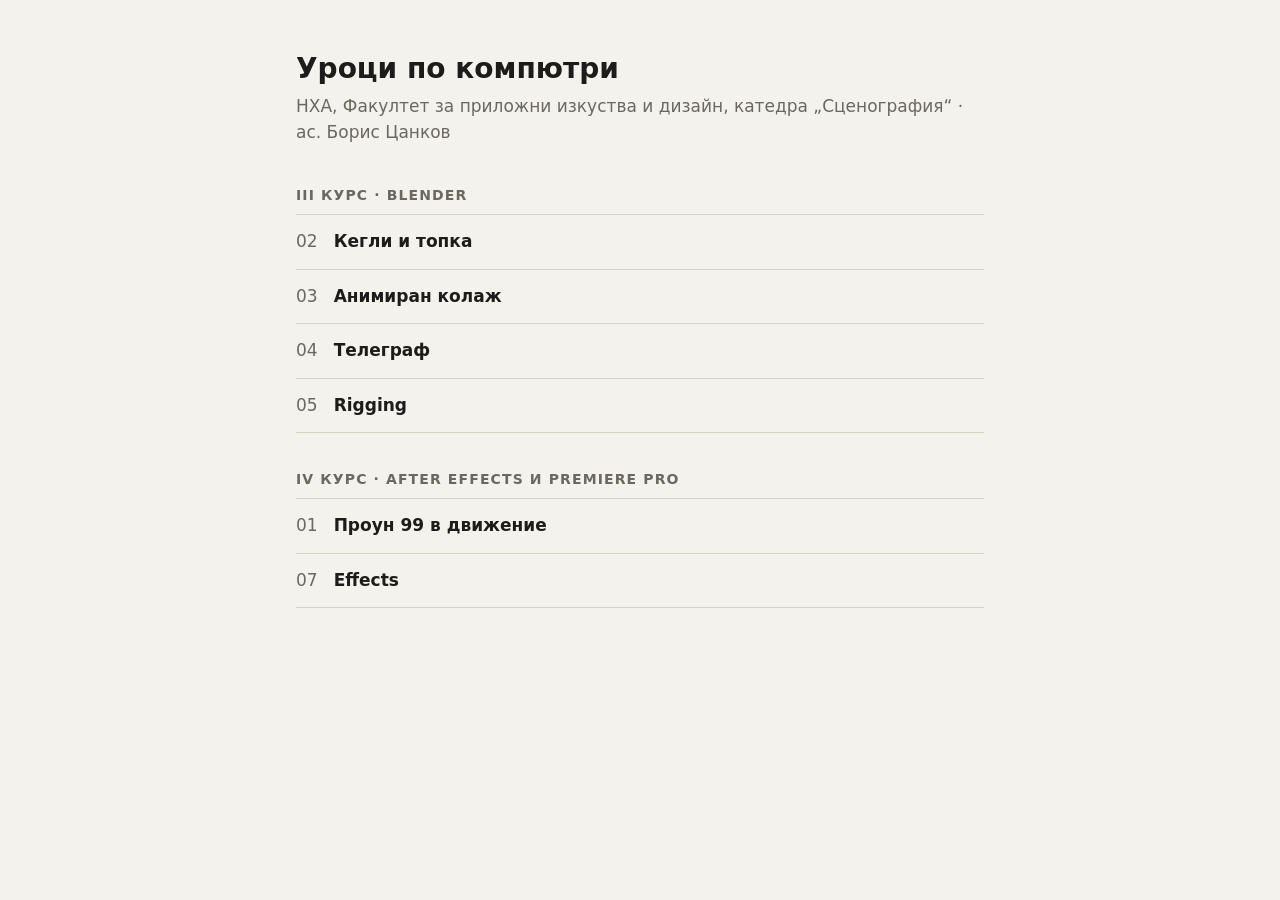
<file: index.html>
<!doctype html>
<html lang="bg">
<head>
<meta charset="utf-8">
<meta name="viewport" content="width=device-width, initial-scale=1">
<title>Уроци · НХА Сценография</title>
<style>
:root{--bg:#f4f2ec;--fg:#1d1c1a;--mute:#6b6860;--line:#d8d4c8;--acc:#c2591a}
@media (prefers-color-scheme:dark){:root{--bg:#1b1a18;--fg:#ece9e0;--mute:#9a968b;--line:#34322d;--acc:#e8873f}}
*{box-sizing:border-box}
body{margin:0;background:var(--bg);color:var(--fg);font:17px/1.5 system-ui,-apple-system,"Segoe UI",sans-serif}
main{max-width:720px;margin:0 auto;padding:48px 16px 64px}
h1{font-size:28px;margin:0 0 4px}
.sub{color:var(--mute);margin:0 0 40px}
h2{font-size:14px;letter-spacing:.08em;text-transform:uppercase;color:var(--mute);margin:36px 0 8px;font-weight:600}
ol{list-style:none;margin:0;padding:0;border-top:1px solid var(--line)}
li{border-bottom:1px solid var(--line)}
a{display:flex;gap:16px;align-items:baseline;padding:14px 0;color:inherit;text-decoration:none}
a:hover .t{color:var(--acc)}
.n{font-variant-numeric:tabular-nums;color:var(--mute);min-width:2ch}
.t{font-weight:600}
</style>
</head>
<body>
<main>
<h1>Уроци по компютри</h1>
<p class="sub">НХА, Факултет за приложни изкуства и дизайн, катедра „Сценография“ · ас. Борис Цанков</p>

<h2>III курс · Blender</h2>
<ol>
<li><a href="3_kurs/02_kegli/"><span class="n">02</span><span class="t">Кегли и топка</span></a></li>
<li><a href="3_kurs/03_animiran_kolazh/"><span class="n">03</span><span class="t">Анимиран колаж</span></a></li>
<li><a href="3_kurs/04_telegraf/"><span class="n">04</span><span class="t">Телеграф</span></a></li>
<li><a href="3_kurs/05_rigging/"><span class="n">05</span><span class="t">Rigging</span></a></li>
</ol>

<h2>IV курс · After Effects и Premiere Pro</h2>
<ol>
<li><a href="4_kurs/proun99_kolazh/"><span class="n">01</span><span class="t">Проун 99 в движение</span></a></li>
<li><a href="4_kurs/07_effects/"><span class="n">07</span><span class="t">Effects</span></a></li>
</ol>
</main>
</body>
</html>
</file>
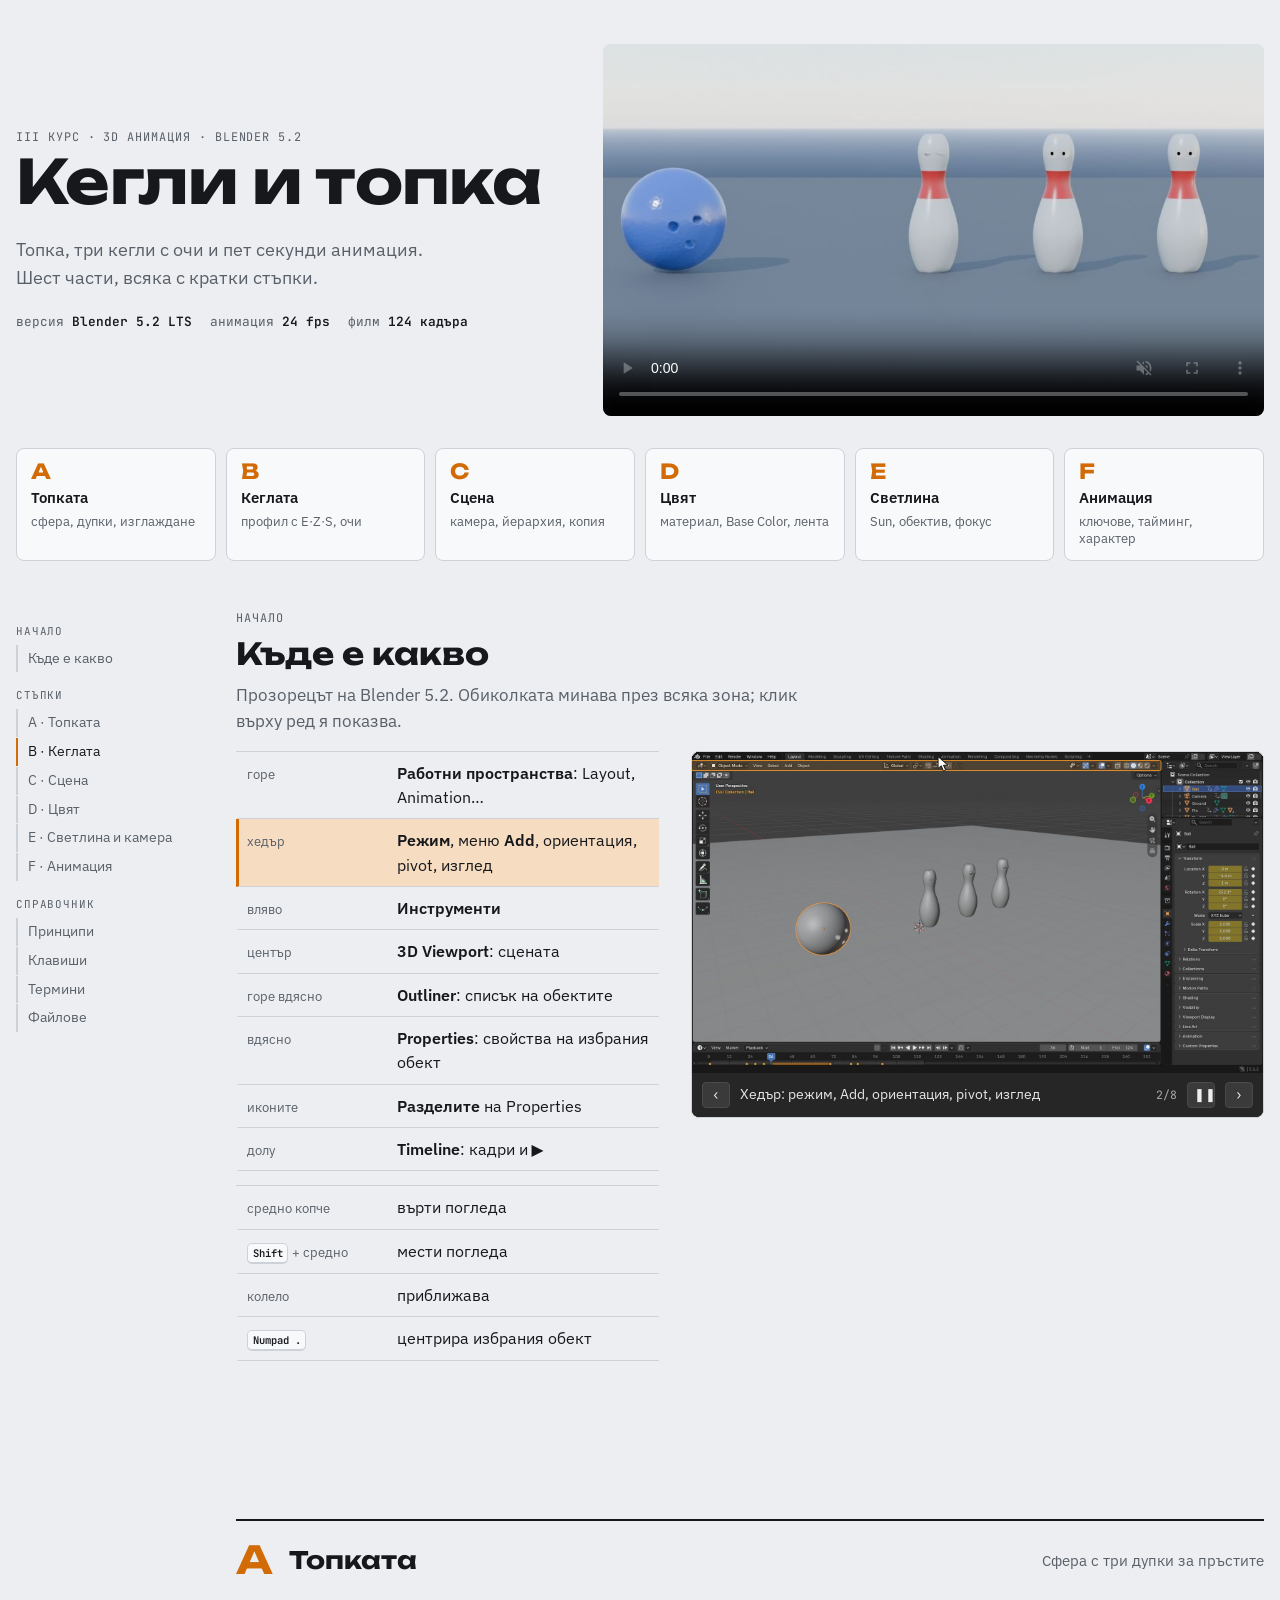
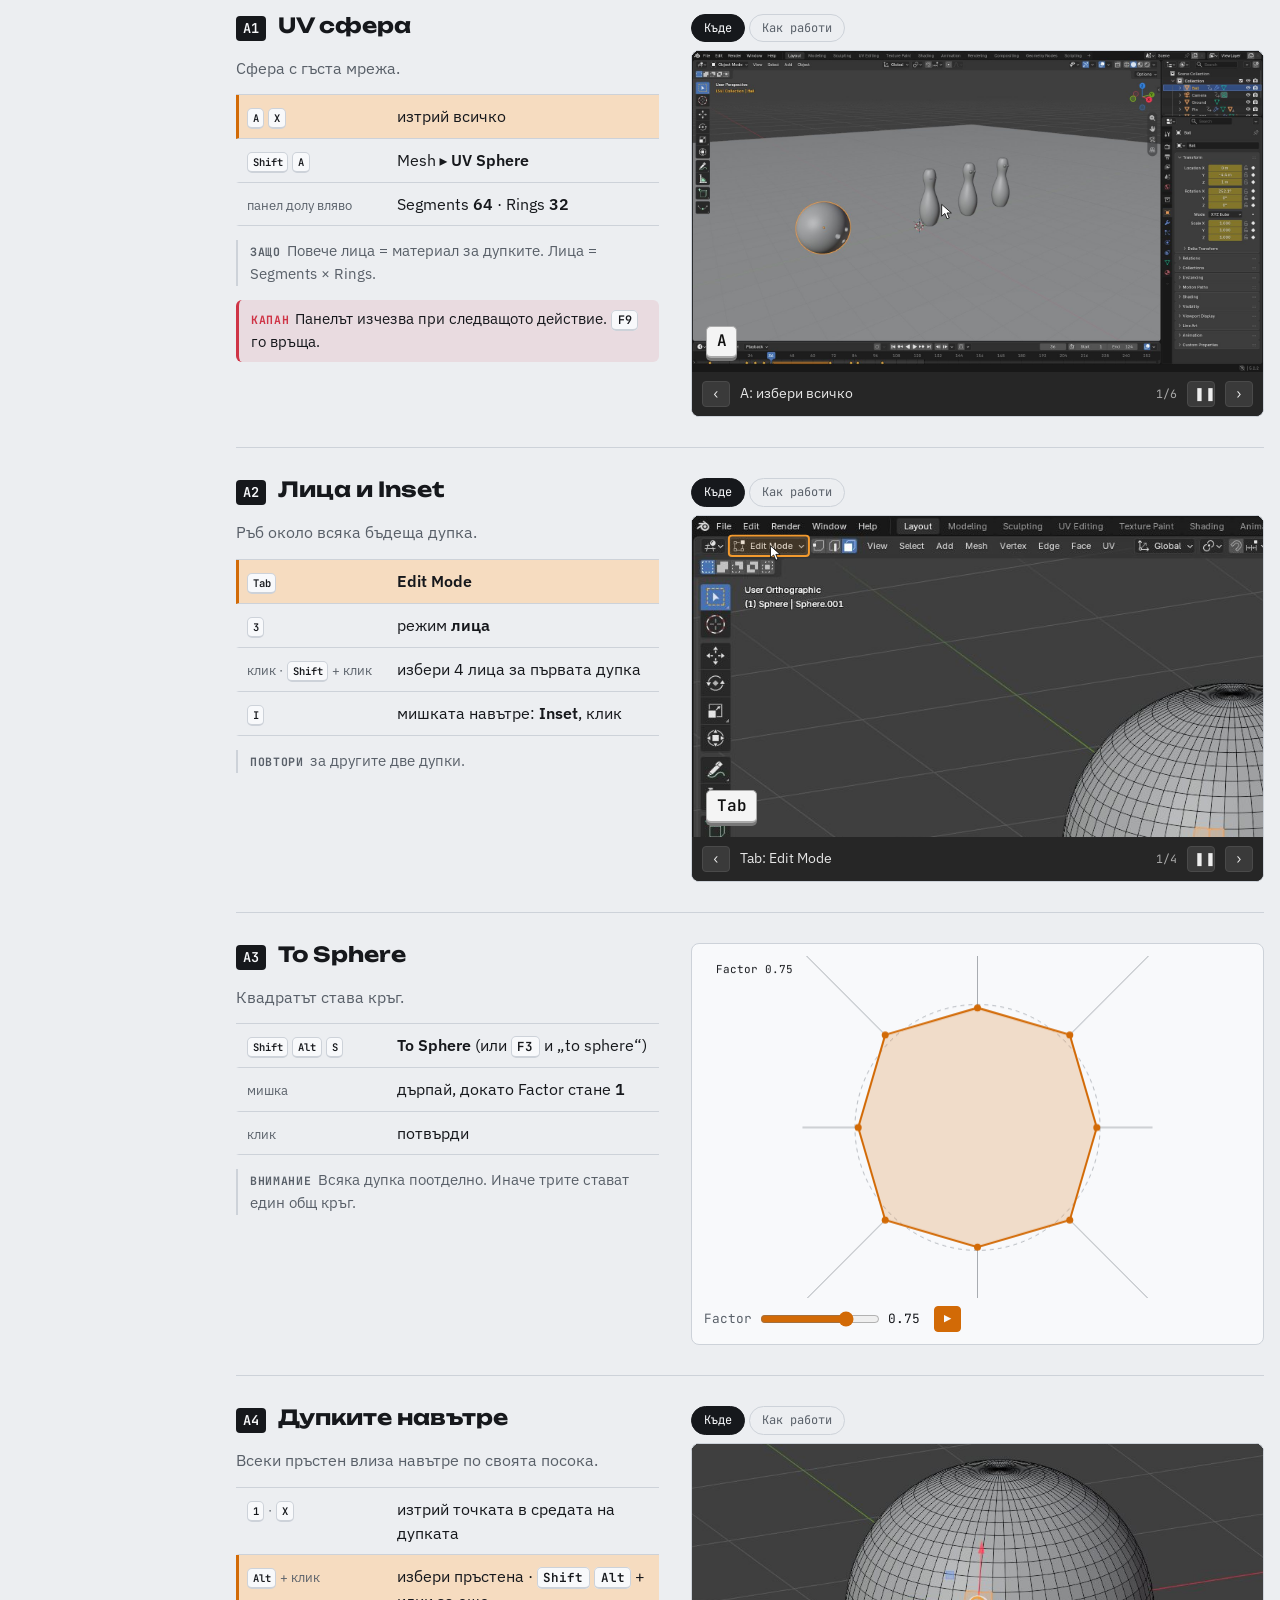
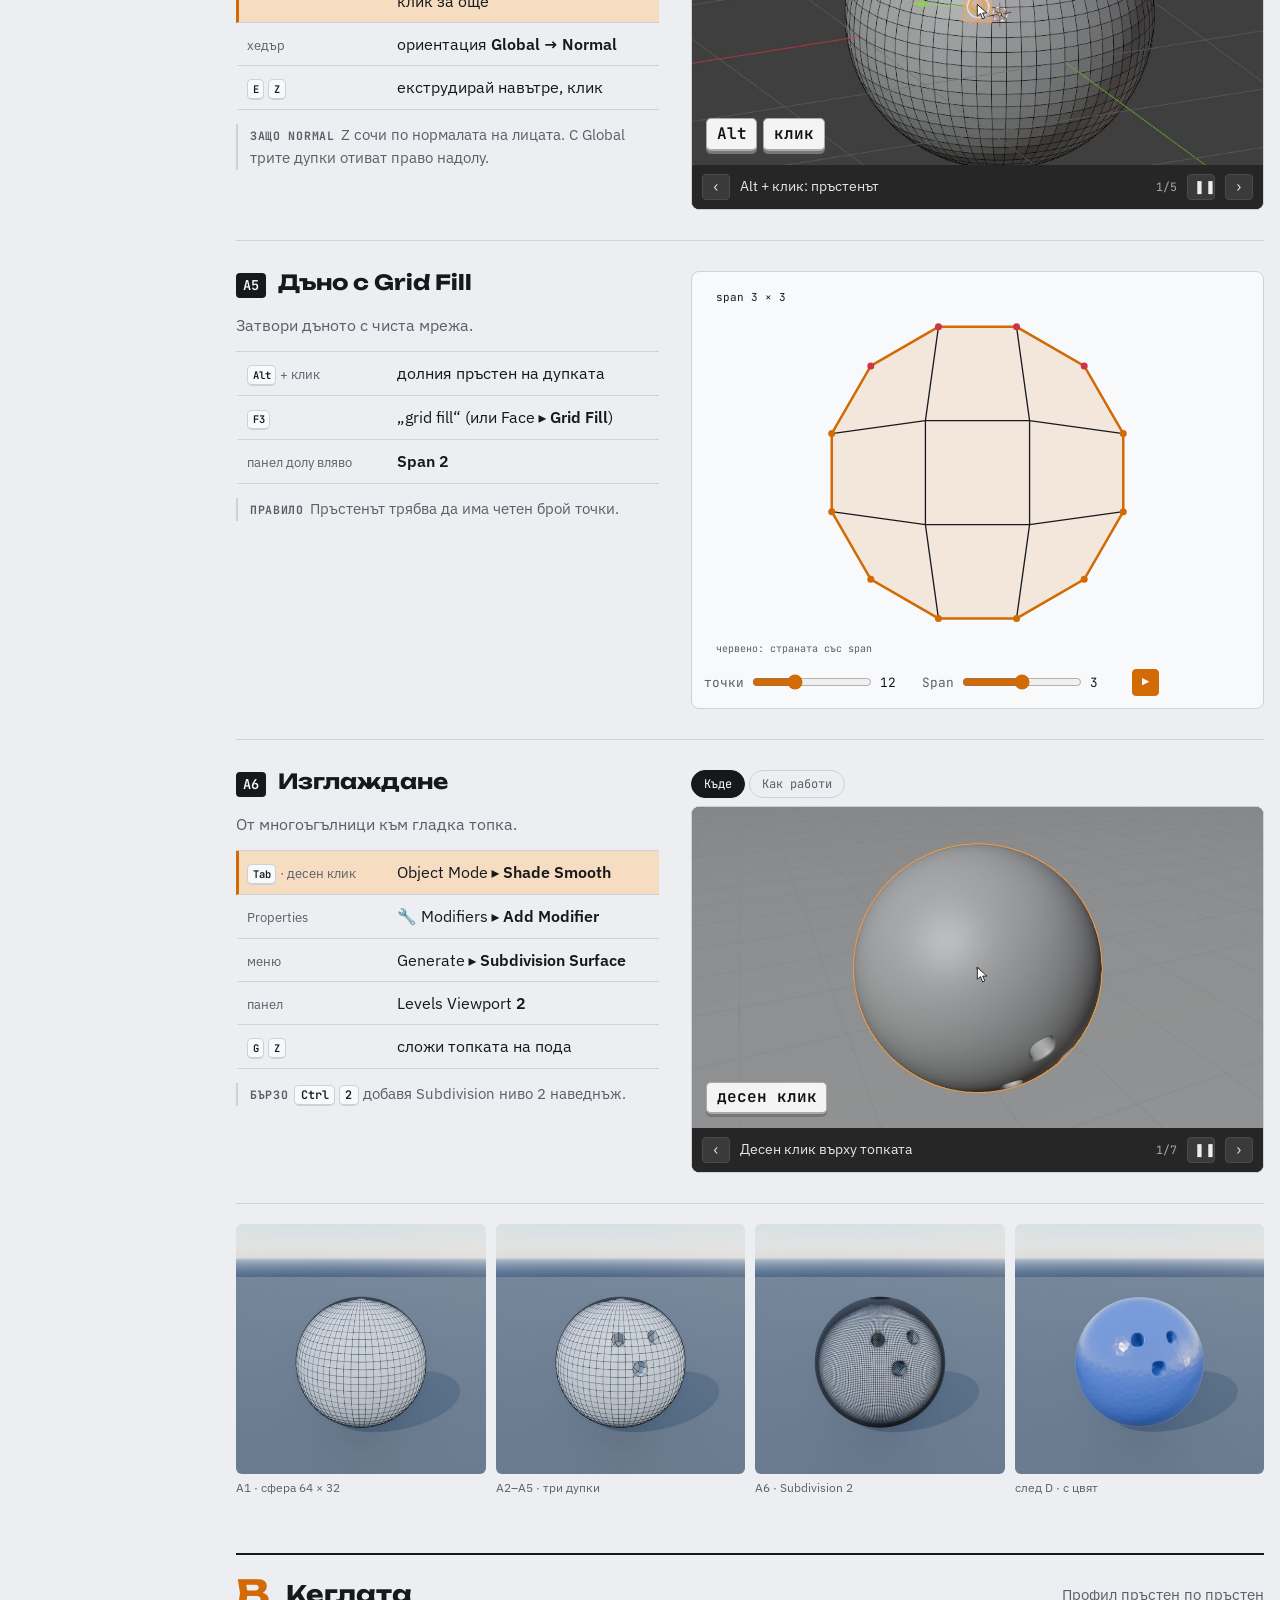
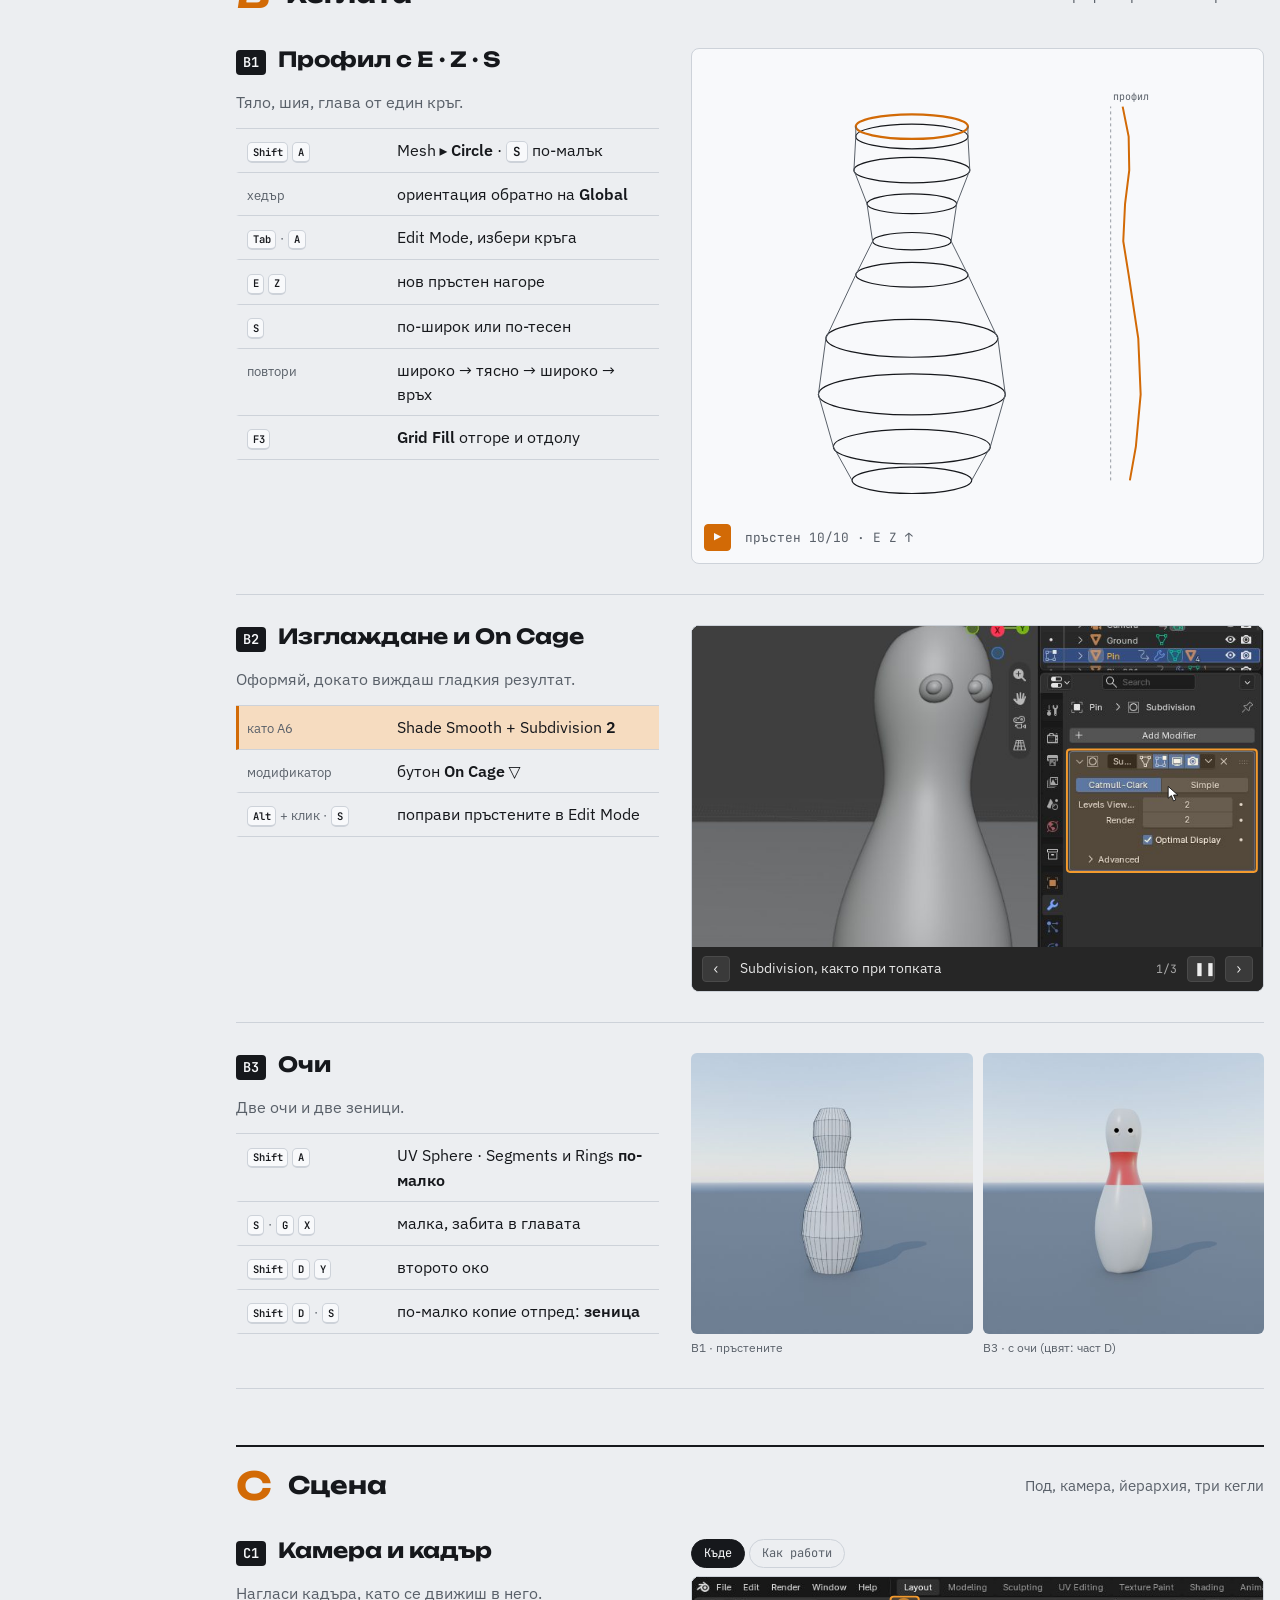
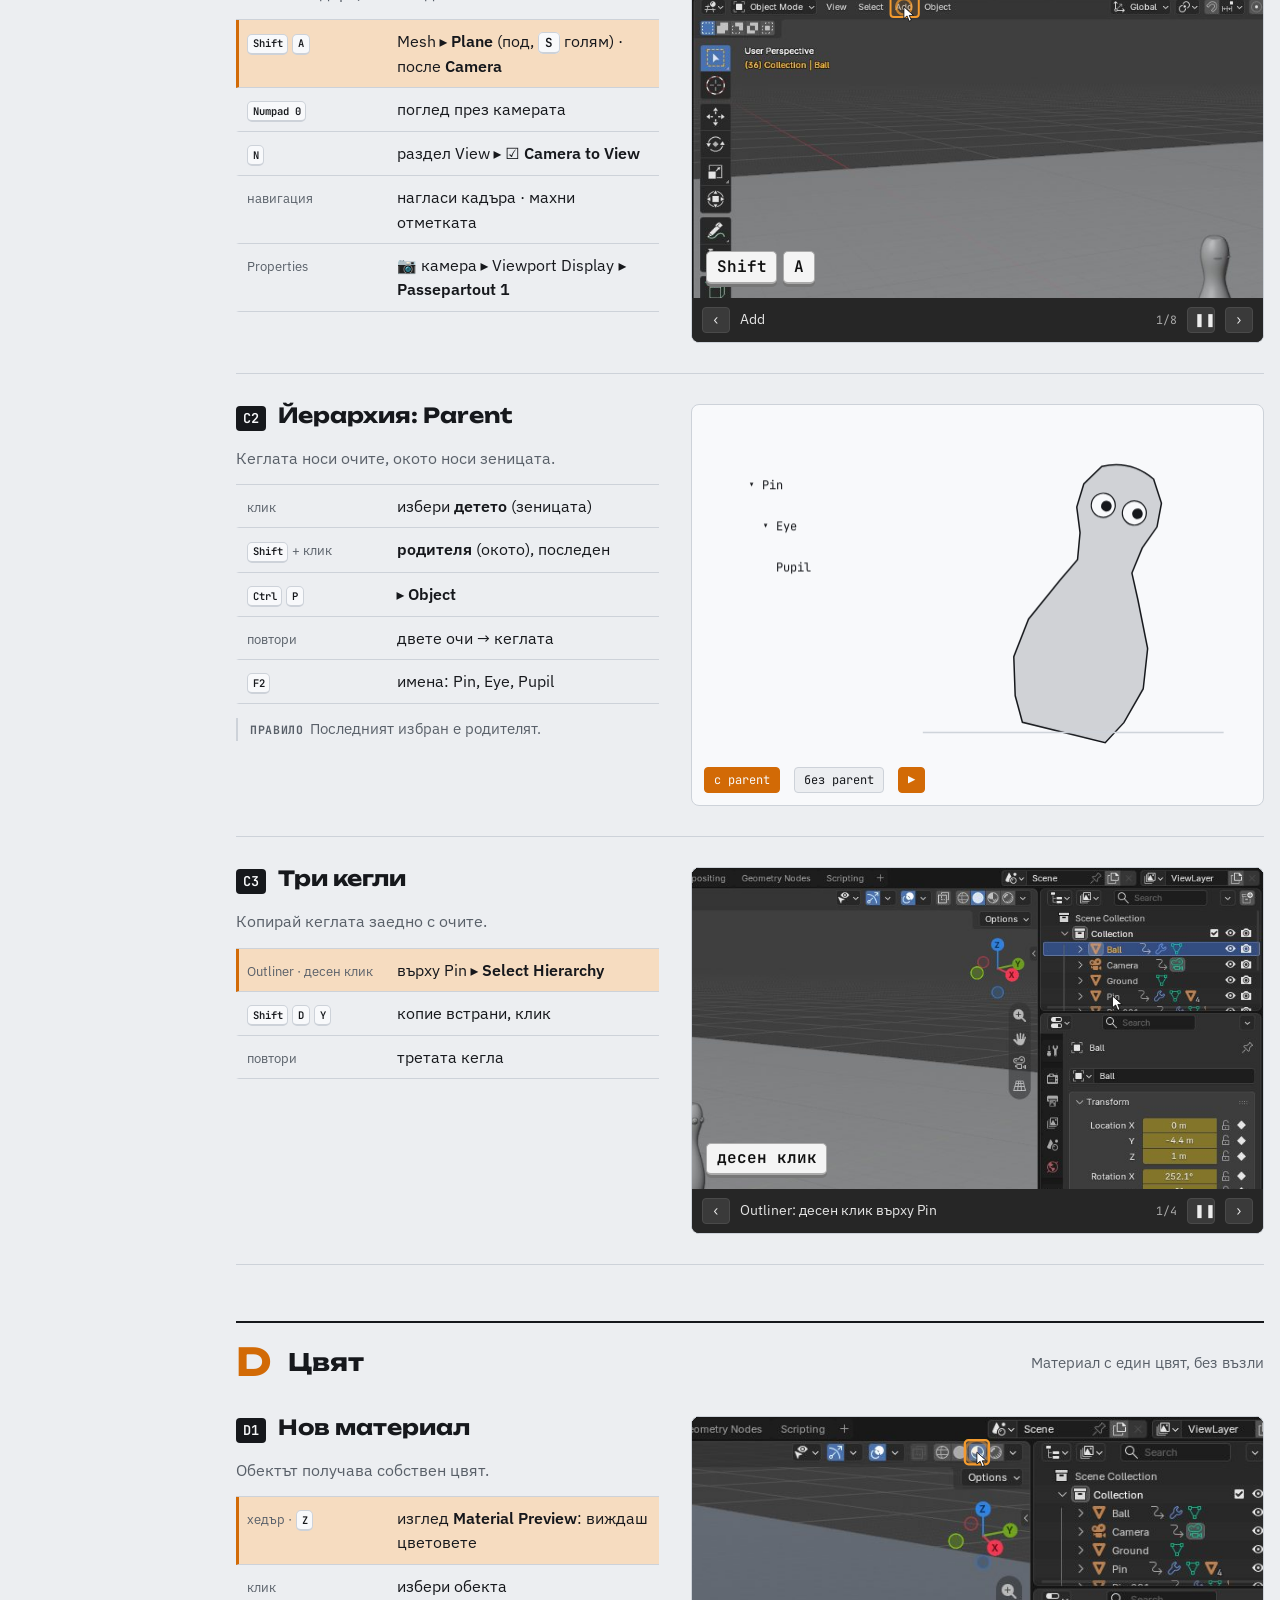
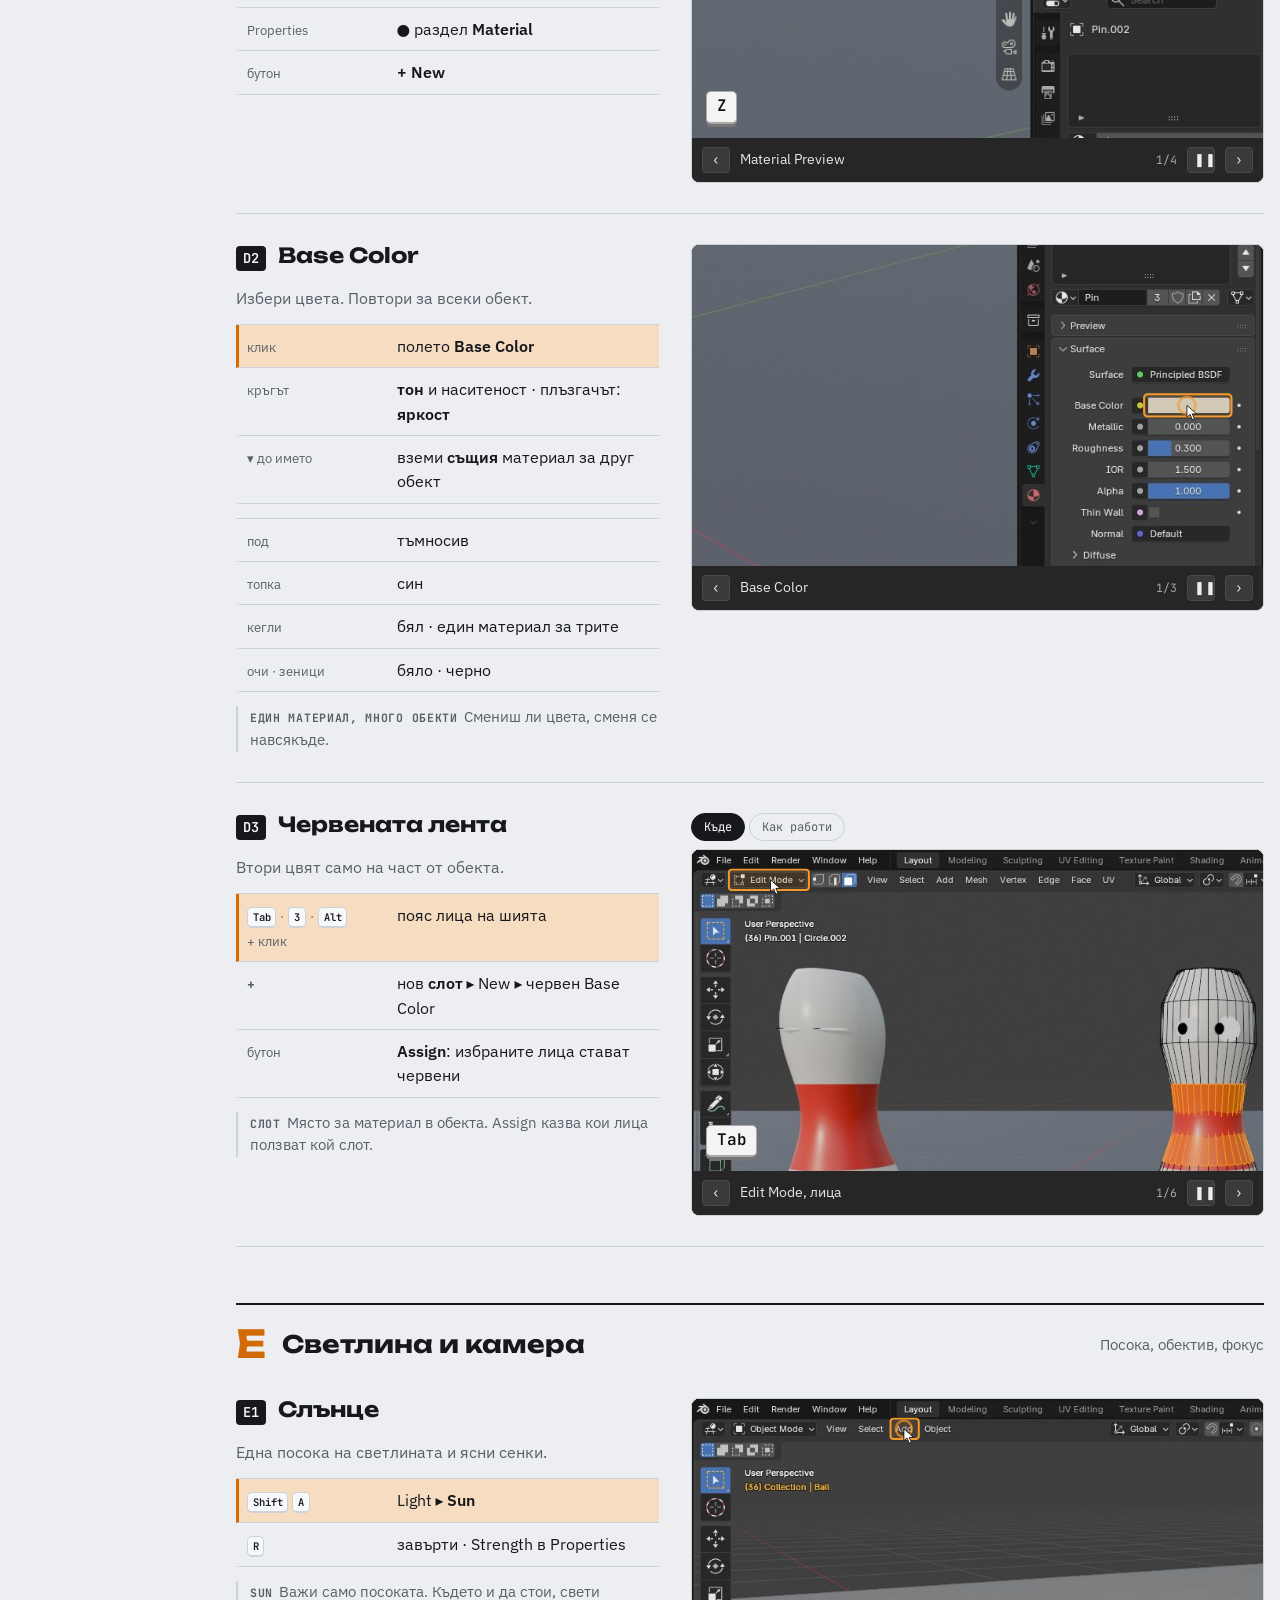
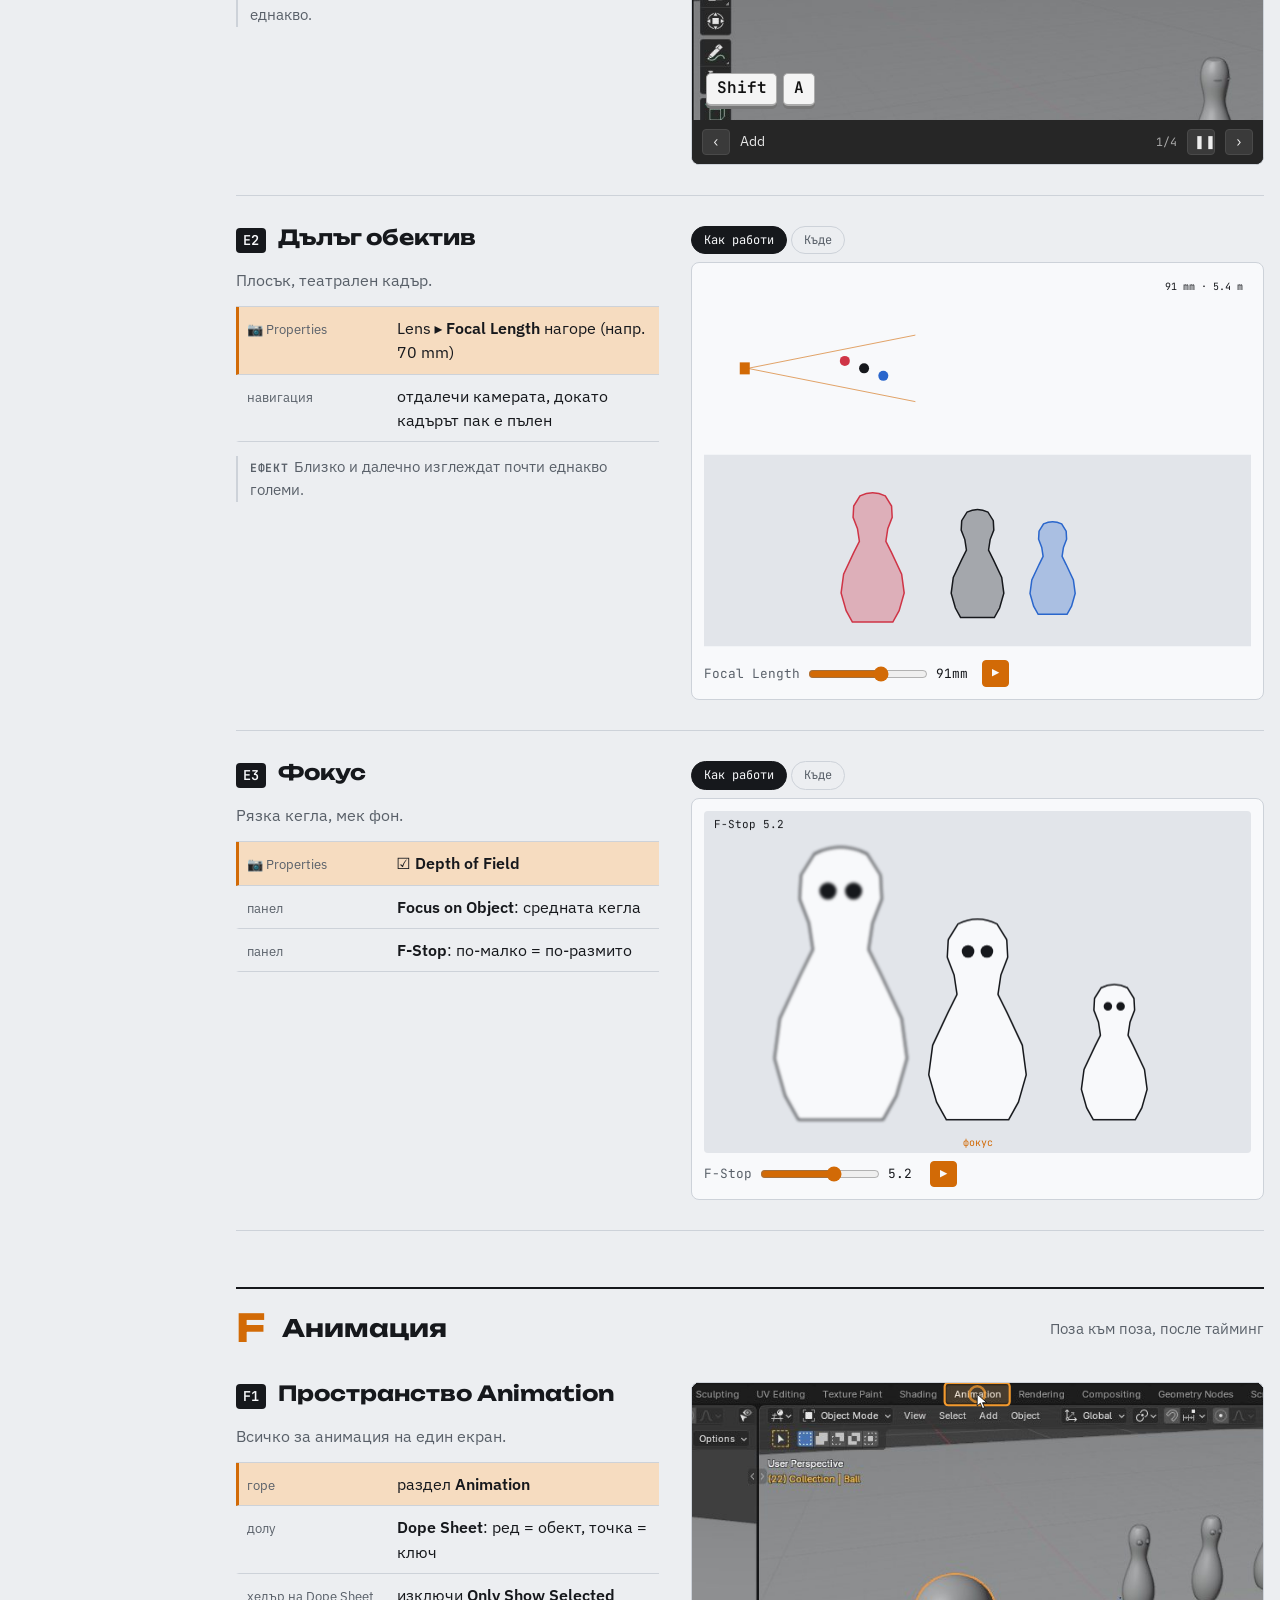
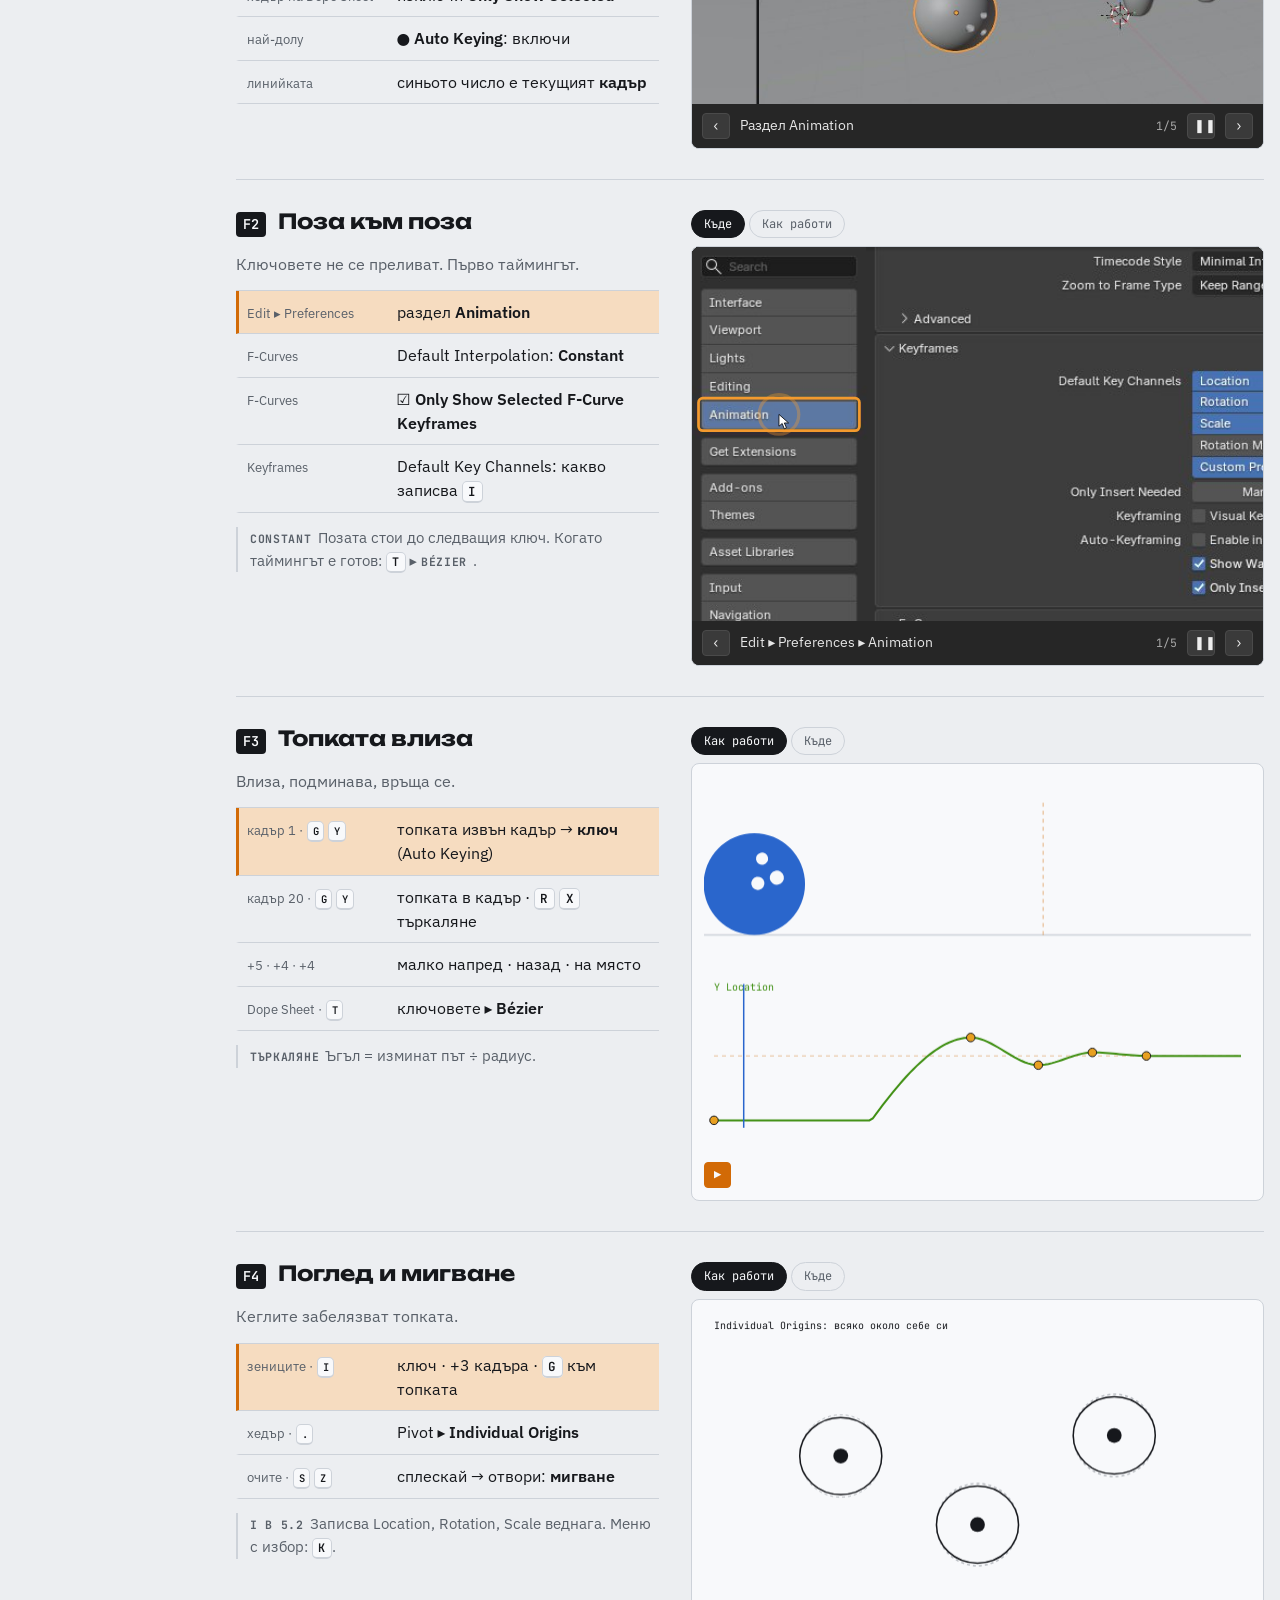
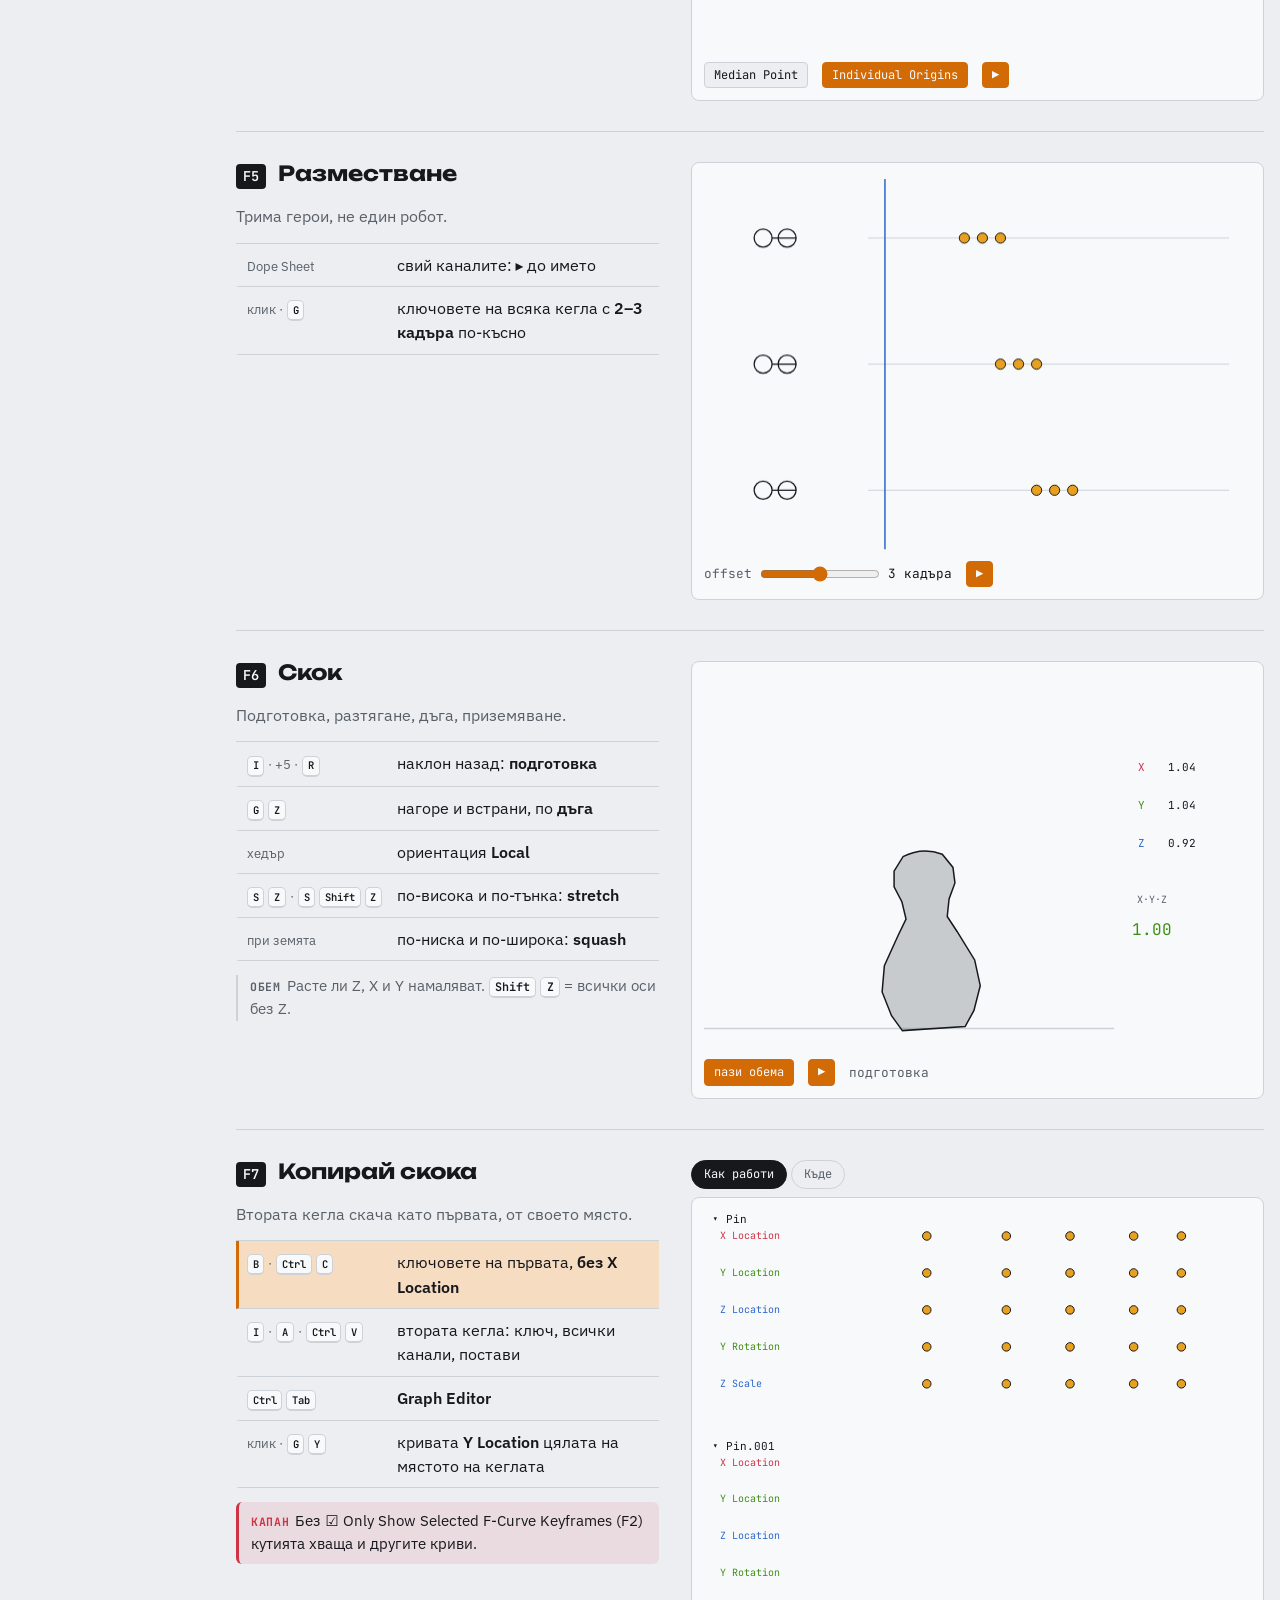
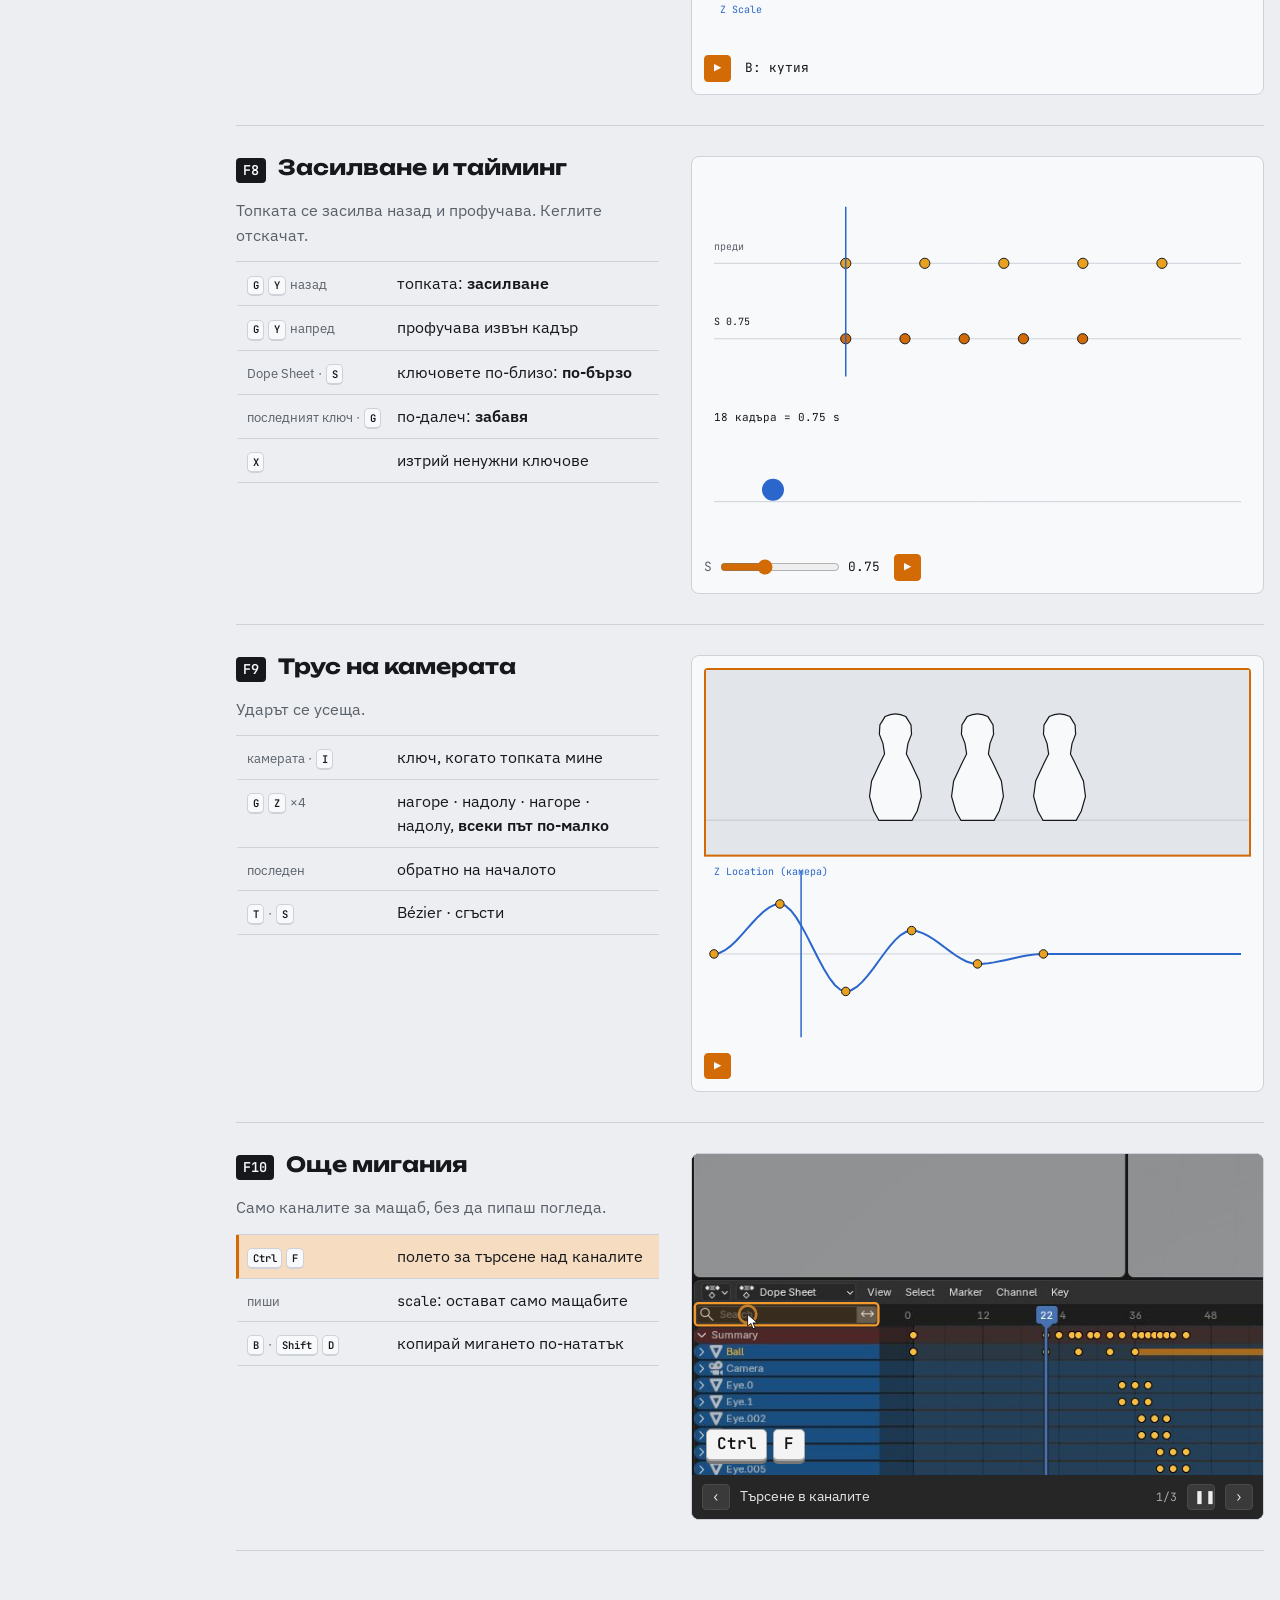
<file: 3_kurs/02_kegli/index.html>
<!doctype html><html><head><meta charset=utf8><meta name=viewport content="width=device-width,initial-scale=1,viewport-fit=cover"><style>:root{color-scheme:light;box-sizing:border-box;padding-top:env(safe-area-inset-top,0px);padding-bottom:env(safe-area-inset-bottom,0px)}html{scroll-padding-top:env(safe-area-inset-top,0px)}body{margin:0;padding:0;font:14px -apple-system,BlinkMacSystemFont,sans-serif;background:#fff;color:#000}img{max-width:100%}[hidden]:not([hidden=until-found i]){display:none!important}</style></head><body>
<title>Кегли и топка в Blender</title>
<link rel="preconnect" href="https://fonts.googleapis.com">
<link rel="preconnect" href="https://fonts.gstatic.com" crossorigin>
<link rel="stylesheet" href="https://fonts.googleapis.com/css2?family=Unbounded:wght@500;700&family=IBM+Plex+Sans:wght@400;500;600&family=JetBrains+Mono:wght@400;600&display=swap">
<style>
/* Layout: учебна маса. Вляво кратки редове „клавиш → действие“, вдясно живата картина. Цветовете на осите X/Y/Z и оранжевото на избора са от самия Blender. */
:root{
  --bg:#eceef1; --surface:#f8f9fb; --sunk:#e2e5ea; --ink:#16181c; --muted:#596069; --line:#cdd2d9;
  --key:#d26a06; --keysoft:#f6dcc0; --x:#cf3446; --y:#3f8f12; --z:#2a66cc; --sel:#e8a020;
  --display:"Unbounded","Arial Black",system-ui,sans-serif;
  --body:"IBM Plex Sans","Segoe UI",system-ui,sans-serif;
  --mono:"JetBrains Mono",ui-monospace,Consolas,monospace;
}
@media (prefers-color-scheme: dark){:root:not([data-theme="light"]){
  --bg:#17191d; --surface:#202328; --sunk:#2a2e34; --ink:#e6e8eb; --muted:#9aa1ab; --line:#363a42;
  --key:#f39a2e; --keysoft:#4a3420; --x:#ff6170; --y:#8fd14f; --z:#63a1ff; --sel:#f4b844; color-scheme:dark}}
:root[data-theme="dark"]{
  --bg:#17191d; --surface:#202328; --sunk:#2a2e34; --ink:#e6e8eb; --muted:#9aa1ab; --line:#363a42;
  --key:#f39a2e; --keysoft:#4a3420; --x:#ff6170; --y:#8fd14f; --z:#63a1ff; --sel:#f4b844; color-scheme:dark}
*{box-sizing:border-box}
[hidden]{display:none!important}
body{background:var(--bg);color:var(--ink);font-family:var(--body);font-size:17px;line-height:1.55;padding-inline:16px;padding-block:0 72px}
a{color:var(--key)}
a:focus-visible,button:focus-visible,input:focus-visible,[tabindex]:focus-visible{outline:2px solid var(--key);outline-offset:2px}
h1,h2,h3{font-family:var(--display);text-wrap:balance;line-height:1.15;margin:0}
h1{font-size:clamp(2.2rem,5.5vw,3.8rem);font-weight:700;letter-spacing:-.01em}
h2{font-size:clamp(1.4rem,2.8vw,1.9rem);font-weight:700}
h3{font-size:1.12rem;font-weight:500}
p{margin:0}
kbd{font-family:var(--mono);font-size:.8em;font-weight:600;background:var(--surface);border:1px solid var(--line);border-bottom-width:2px;border-radius:5px;padding:.08em .45em;white-space:nowrap;color:var(--ink)}
code{font-family:var(--mono);font-size:.88em}
.wrap{max-width:1260px;margin:0 auto}
.eyebrow{font-family:var(--mono);font-size:.74rem;letter-spacing:.08em;text-transform:uppercase;color:var(--muted)}

.hero{display:grid;grid-template-columns:minmax(0,1fr) minmax(0,1.2fr);gap:36px;align-items:center;padding-block:44px 28px}
.hero .lead{font-size:1.15rem;color:var(--muted);max-width:40ch;margin-top:18px}
.hero .meta{display:flex;flex-wrap:wrap;gap:8px 18px;margin-top:20px;font-family:var(--mono);font-size:.8rem;color:var(--muted)}
.hero .meta b{color:var(--ink);font-weight:600}
.film{margin:0}
.film video{width:100%;max-width:100%;aspect-ratio:16/9;display:block;border-radius:8px;background:var(--sunk)}
.parts{display:grid;grid-template-columns:repeat(6,minmax(0,1fr));gap:10px;margin:4px 0 48px}
.parts a{display:flex;flex-direction:column;gap:4px;padding:12px 14px;background:var(--surface);border:1px solid var(--line);border-radius:8px;text-decoration:none;color:var(--ink);min-width:0}
.parts a:hover{border-color:var(--key)}
.parts b{font-family:var(--display);font-size:1.3rem;color:var(--key);line-height:1}
.parts span{font-weight:600;font-size:.95rem}
.parts small{color:var(--muted);font-size:.8rem;line-height:1.35}

.layout{display:grid;grid-template-columns:180px minmax(0,1fr);gap:40px}
nav.toc{position:sticky;top:calc(env(safe-area-inset-top,0px) + 16px);align-self:start;font-size:.88rem;display:flex;flex-direction:column;gap:1px;max-height:calc(100vh - 32px);overflow:auto}
nav.toc a{color:var(--muted);text-decoration:none;padding:3px 0 3px 10px;border-left:2px solid var(--line)}
nav.toc a:hover,nav.toc a.on{color:var(--ink);border-left-color:var(--key)}
nav.toc .grp{font-family:var(--mono);font-size:.68rem;letter-spacing:.08em;text-transform:uppercase;color:var(--muted);margin:14px 0 4px}
main{display:flex;flex-direction:column;gap:72px;min-width:0}
section>header{display:flex;flex-direction:column;gap:10px;margin-bottom:8px}
section>header p{color:var(--muted);max-width:60ch}

.part{display:flex;align-items:center;gap:16px;margin:56px 0 4px;padding-top:20px;border-top:2px solid var(--ink)}
.part .letter{font-family:var(--display);font-weight:700;font-size:2.4rem;color:var(--key);line-height:1}
.part h2{font-size:1.5rem}
.part p{color:var(--muted);font-size:.95rem;margin-left:auto;max-width:34ch;text-align:right}

.step{display:grid;grid-template-columns:minmax(0,.85fr) minmax(0,1.15fr);gap:32px;padding:30px 0;border-bottom:1px solid var(--line);align-items:start}
.step .txt{display:flex;flex-direction:column;gap:14px;min-width:0}
.sh{display:flex;align-items:baseline;gap:12px}
.sh .code{font-family:var(--mono);font-weight:600;font-size:.85rem;color:var(--surface);background:var(--ink);border-radius:4px;padding:2px 7px}
.sh h3{font-size:1.3rem;font-weight:700}
.goal{font-size:1.02rem;color:var(--muted)}
ol.do{list-style:none;margin:0;padding:0;display:flex;flex-direction:column;border-top:1px solid var(--line)}
ol.do li{display:grid;grid-template-columns:8.6rem minmax(0,1fr);gap:12px;align-items:baseline;padding:9px 10px 9px 8px;border-bottom:1px solid var(--line);border-left:3px solid transparent;transition:background .25s,border-color .25s}
ol.do li.on{background:var(--keysoft);border-left-color:var(--key)}
ol.do .k{display:flex;flex-wrap:wrap;gap:4px;align-items:baseline;font-size:.82rem;color:var(--muted)}
ol.do .a{font-size:.98rem}
ol.do .a b{font-weight:600}
.why{font-size:.92rem;color:var(--muted);padding-left:12px;border-left:2px solid var(--line)}
.why b,.trap b{font-family:var(--mono);font-size:.72rem;letter-spacing:.06em;text-transform:uppercase;margin-right:6px}
.trap{font-size:.92rem;padding:8px 12px;border-radius:6px;background:color-mix(in srgb,var(--x) 10%,transparent);border-left:3px solid var(--x)}
.trap b{color:var(--x)}

.viz{display:flex;flex-direction:column;gap:8px;min-width:0}
.tabs{display:flex;gap:4px}
.tabs button{font:inherit;font-family:var(--mono);font-size:.75rem;padding:4px 12px;border-radius:999px;border:1px solid var(--line);background:transparent;color:var(--muted);cursor:pointer}
.tabs button[aria-selected=true]{background:var(--ink);color:var(--surface);border-color:var(--ink)}
.fig{margin:0;background:var(--surface);border:1px solid var(--line);border-radius:8px;padding:12px;display:flex;flex-direction:column;gap:8px;min-width:0}
.fig canvas{width:100%;max-width:100%;display:block;border-radius:4px}
.ctl{display:flex;flex-wrap:wrap;gap:8px 14px;align-items:center;font-size:.8rem;color:var(--muted)}
.ctl label{display:inline-flex;align-items:center;gap:6px;font-family:var(--mono)}
.ctl input[type=range]{width:120px;accent-color:var(--key)}
.ctl output{font-family:var(--mono);color:var(--ink);min-width:3.5ch;font-variant-numeric:tabular-nums}
.btn{font:inherit;font-family:var(--mono);font-size:.75rem;background:var(--bg);color:var(--ink);border:1px solid var(--line);border-radius:4px;padding:3px 9px;cursor:pointer}
.btn[aria-pressed=true]{background:var(--key);color:var(--surface);border-color:var(--key)}

/* UI tours on real screenshots — deliberately Blender-dark in both themes */
.tour{margin:0;border-radius:8px;overflow:hidden;background:#1d1d1d;border:1px solid var(--line);min-width:0}
.stage{position:relative;overflow:hidden;width:100%;aspect-ratio:16/9}
.cam{position:absolute;inset:0;transform-origin:0 0;transition:transform .9s cubic-bezier(.5,0,.2,1)}
.cam img,.cam svg{position:absolute;inset:0;width:100%;height:100%;display:block}
.keycap{position:absolute;left:14px;bottom:14px;display:flex;gap:6px;pointer-events:none;opacity:0;transform:translateY(6px);transition:opacity .2s,transform .2s}
.keycap.on{opacity:1;transform:none}
.keycap kbd{font-size:1rem;background:#f4f4f4;color:#111;border-color:#aaa;box-shadow:0 3px 0 #777;padding:.15em .6em}
.tbar{display:flex;align-items:center;gap:10px;padding:8px 10px;background:#262626;color:#e6e6e6;font-size:.88rem;min-height:44px}
.tbar .cap{flex:1;min-width:0}
.tbar .cnt{font-family:var(--mono);font-size:.72rem;color:#a8a8a8;font-variant-numeric:tabular-nums}
.tbar button{font:inherit;font-family:var(--mono);font-size:.8rem;background:#3a3a3a;color:#eee;border:1px solid #4a4a4a;border-radius:4px;width:28px;height:26px;cursor:pointer;flex:none}
.tbar button:hover{background:#4772b3}

.shots{display:grid;grid-template-columns:repeat(4,minmax(0,1fr));gap:10px;margin-top:20px}
.shots figure{margin:0}
.shots img{width:100%;border-radius:6px;display:block}
.shots figcaption{font-size:.78rem;color:var(--muted);margin-top:4px}

.tools{display:flex;gap:12px;align-items:center;flex-wrap:wrap;margin-bottom:12px}
.tools input{font:inherit;font-size:.9rem;padding:6px 10px;border:1px solid var(--line);border-radius:6px;background:var(--surface);color:var(--ink);min-width:0;width:min(320px,100%)}
.tools .n{font-family:var(--mono);font-size:.75rem;color:var(--muted)}
.tbl{overflow-x:auto;border:1px solid var(--line);border-radius:8px;background:var(--surface)}
table{border-collapse:collapse;width:100%;font-size:.9rem}
th,td{text-align:left;padding:8px 12px;border-bottom:1px solid var(--line);vertical-align:top}
th{font-family:var(--mono);font-size:.7rem;letter-spacing:.06em;text-transform:uppercase;color:var(--muted);font-weight:600;background:var(--sunk)}
td.k{white-space:nowrap}
td.m{font-family:var(--mono);font-size:.78rem;color:var(--muted);white-space:nowrap}
tr.grp td{background:var(--bg);font-family:var(--mono);font-size:.72rem;letter-spacing:.06em;text-transform:uppercase;color:var(--key);font-weight:600}
.principles{display:grid;grid-template-columns:repeat(4,minmax(0,1fr));gap:12px}
.pr{border-top:3px solid var(--key);background:var(--surface);padding:12px 14px;border-radius:0 0 8px 8px;display:flex;flex-direction:column;gap:6px}
.pr b{font-family:var(--display);font-weight:500;font-size:.95rem}
.pr span{font-size:.86rem;color:var(--muted)}
.pr a{font-family:var(--mono);font-size:.75rem;text-decoration:none}
.files{font-size:.92rem;display:flex;flex-direction:column;gap:8px}
.files code{background:var(--surface);border:1px solid var(--line);border-radius:4px;padding:2px 6px;word-break:break-all}

@media (max-width:980px){
  .hero{grid-template-columns:minmax(0,1fr)}
  .layout{grid-template-columns:minmax(0,1fr)}
  nav.toc{display:none}
  .step{grid-template-columns:minmax(0,1fr)}
  .parts{grid-template-columns:repeat(3,minmax(0,1fr))}
  .principles{grid-template-columns:repeat(2,minmax(0,1fr))}
  .shots{grid-template-columns:repeat(2,minmax(0,1fr))}
  .part p{display:none}
}
@media (max-width:520px){
  .parts{grid-template-columns:repeat(2,minmax(0,1fr))}
  ol.do li{grid-template-columns:minmax(0,1fr);gap:4px}
}
@media (prefers-reduced-motion:reduce){*{transition:none!important}}
</style>

<div class="wrap">
<header class="hero">
  <div>
    <div class="eyebrow">III курс · 3D анимация · Blender 5.2</div>
    <h1>Кегли и топка</h1>
    <p class="lead">Топка, три кегли с очи и пет секунди анимация. Шест части, всяка с кратки стъпки.</p>
    <div class="meta"><span>версия <b>Blender 5.2 LTS</b></span><span>анимация <b>24 fps</b></span><span>филм <b>124 кадъра</b></span></div>
  </div>
  <figure class="film">
    <video src="film.mp4" poster="poster.jpg" autoplay muted loop playsinline controls aria-label="Готовият филм"></video>
  </figure>
</header>

<nav class="parts" aria-label="Части на урока">
  <a href="#pA"><b>A</b><span>Топката</span><small>сфера, дупки, изглаждане</small></a>
  <a href="#pB"><b>B</b><span>Кеглата</span><small>профил с E·Z·S, очи</small></a>
  <a href="#pC"><b>C</b><span>Сцена</span><small>камера, йерархия, копия</small></a>
  <a href="#pD"><b>D</b><span>Цвят</span><small>материал, Base Color, лента</small></a>
  <a href="#pE"><b>E</b><span>Светлина</span><small>Sun, обектив, фокус</small></a>
  <a href="#pF"><b>F</b><span>Анимация</span><small>ключове, тайминг, характер</small></a>
</nav>

<div class="layout">
<nav class="toc" id="toc">
  <div class="grp">Начало</div>
  <a href="#ws">Къде е какво</a>
  <div class="grp">Стъпки</div>
  <a href="#pA">A · Топката</a>
  <a href="#pB">B · Кеглата</a>
  <a href="#pC">C · Сцена</a>
  <a href="#pD">D · Цвят</a>
  <a href="#pE">E · Светлина и камера</a>
  <a href="#pF">F · Анимация</a>
  <div class="grp">Справочник</div>
  <a href="#principles">Принципи</a>
  <a href="#keys">Клавиши</a>
  <a href="#terms">Термини</a>
  <a href="#files">Файлове</a>
</nav>

<main>

<section id="ws">
  <header>
    <div class="eyebrow">Начало</div>
    <h2>Къде е какво</h2>
    <p>Прозорецът на Blender 5.2. Обиколката минава през всяка зона; клик върху ред я показва.</p>
  </header>
  <div class="step" style="border-bottom:0;padding-top:8px">
    <div class="txt">
      <ol class="do" data-tour="map">
        <li><span class="k">горе</span><span class="a"><b>Работни пространства</b>: Layout, Animation…</span></li>
        <li><span class="k">хедър</span><span class="a"><b>Режим</b>, меню <b>Add</b>, ориентация, pivot, изглед</span></li>
        <li><span class="k">вляво</span><span class="a"><b>Инструменти</b></span></li>
        <li><span class="k">център</span><span class="a"><b>3D Viewport</b>: сцената</span></li>
        <li><span class="k">горе вдясно</span><span class="a"><b>Outliner</b>: списък на обектите</span></li>
        <li><span class="k">вдясно</span><span class="a"><b>Properties</b>: свойства на избрания обект</span></li>
        <li><span class="k">иконите</span><span class="a"><b>Разделите</b> на Properties</span></li>
        <li><span class="k">долу</span><span class="a"><b>Timeline</b>: кадри и ▶</span></li>
      </ol>
      <ol class="do">
        <li><span class="k">средно копче</span><span class="a">върти погледа</span></li>
        <li><span class="k"><kbd>Shift</kbd> + средно</span><span class="a">мести погледа</span></li>
        <li><span class="k">колело</span><span class="a">приближава</span></li>
        <li><span class="k"><kbd>Numpad .</kbd></span><span class="a">центрира избрания обект</span></li>
      </ol>
    </div>
    <div class="viz"><figure class="tour" data-tour="map"></figure></div>
  </div>
</section>

<section id="steps">
<div class="part" id="pA"><span class="letter">A</span><h2>Топката</h2><p>Сфера с три дупки за пръстите</p></div>

<article class="step" id="A1">
  <div class="txt">
    <div class="sh"><span class="code">A1</span><h3>UV сфера</h3></div>
    <p class="goal">Сфера с гъста мрежа.</p>
    <ol class="do" data-tour="add">
      <li><span class="k"><kbd>A</kbd> <kbd>X</kbd></span><span class="a">изтрий всичко</span></li>
      <li><span class="k"><kbd>Shift</kbd> <kbd>A</kbd></span><span class="a">Mesh ▸ <b>UV Sphere</b></span></li>
      <li><span class="k">панел долу вляво</span><span class="a">Segments <b>64</b> · Rings <b>32</b></span></li>
    </ol>
    <p class="why"><b>Защо</b>Повече лица = материал за дупките. Лица = Segments × Rings.</p>
    <p class="trap"><b>Капан</b>Панелът изчезва при следващото действие. <kbd>F9</kbd> го връща.</p>
  </div>
  <div class="viz" data-tabs>
    <div class="tabs" role="tablist"><button role="tab" aria-selected="true">Къде</button><button role="tab" aria-selected="false">Как работи</button></div>
    <figure class="tour" data-tour="add"></figure>
    <figure class="fig" data-w="sphere" hidden>
      <canvas data-ar="1.4"></canvas>
      <div class="ctl"><label>Segments <input type="range" id="sp-seg" min="8" max="64" step="2" value="64"><output id="sp-seg-o">64</output></label><label>Rings <input type="range" id="sp-ring" min="4" max="32" step="1" value="32"><output id="sp-ring-o">32</output></label><button class="btn" data-play aria-pressed="true">▶</button></div>
    </figure>
  </div>
</article>

<article class="step" id="A2">
  <div class="txt">
    <div class="sh"><span class="code">A2</span><h3>Лица и Inset</h3></div>
    <p class="goal">Ръб около всяка бъдеща дупка.</p>
    <ol class="do" data-tour="edit">
      <li><span class="k"><kbd>Tab</kbd></span><span class="a"><b>Edit Mode</b></span></li>
      <li><span class="k"><kbd>3</kbd></span><span class="a">режим <b>лица</b></span></li>
      <li><span class="k">клик · <kbd>Shift</kbd> + клик</span><span class="a">избери 4 лица за първата дупка</span></li>
      <li><span class="k"><kbd>I</kbd></span><span class="a">мишката навътре: <b>Inset</b>, клик</span></li>
    </ol>
    <p class="why"><b>Повтори</b>за другите две дупки.</p>
  </div>
  <div class="viz" data-tabs>
    <div class="tabs" role="tablist"><button role="tab" aria-selected="true">Къде</button><button role="tab" aria-selected="false">Как работи</button></div>
    <figure class="tour" data-tour="edit"></figure>
    <figure class="fig" data-w="inset" hidden>
      <canvas data-ar="1.6"></canvas>
      <div class="ctl"><label>Thickness <input type="range" id="in-th" min="0" max="0.4" step="0.01" value="0.2"><output id="in-th-o">0.20</output></label><button class="btn" data-play aria-pressed="true">▶</button></div>
    </figure>
  </div>
</article>

<article class="step" id="A3">
  <div class="txt">
    <div class="sh"><span class="code">A3</span><h3>To Sphere</h3></div>
    <p class="goal">Квадратът става кръг.</p>
    <ol class="do">
      <li><span class="k"><kbd>Shift</kbd> <kbd>Alt</kbd> <kbd>S</kbd></span><span class="a"><b>To Sphere</b> (или <kbd>F3</kbd> и „to sphere“)</span></li>
      <li><span class="k">мишка</span><span class="a">дърпай, докато Factor стане <b>1</b></span></li>
      <li><span class="k">клик</span><span class="a">потвърди</span></li>
    </ol>
    <p class="why"><b>Внимание</b>Всяка дупка поотделно. Иначе трите стават един общ кръг.</p>
  </div>
  <div class="viz">
    <figure class="fig" data-w="tosphere">
      <canvas data-ar="1.6"></canvas>
      <div class="ctl"><label>Factor <input type="range" id="ts-f" min="0" max="1" step="0.01" value="1"><output id="ts-f-o">1.00</output></label><button class="btn" data-play aria-pressed="true">▶</button></div>
    </figure>
  </div>
</article>

<article class="step" id="A4">
  <div class="txt">
    <div class="sh"><span class="code">A4</span><h3>Дупките навътре</h3></div>
    <p class="goal">Всеки пръстен влиза навътре по своята посока.</p>
    <ol class="do" data-tour="normal">
      <li><span class="k"><kbd>1</kbd> · <kbd>X</kbd></span><span class="a">изтрий точката в средата на дупката</span></li>
      <li><span class="k"><kbd>Alt</kbd> + клик</span><span class="a">избери пръстена · <kbd>Shift</kbd> <kbd>Alt</kbd> + клик за още</span></li>
      <li><span class="k">хедър</span><span class="a">ориентация <b>Global → Normal</b></span></li>
      <li><span class="k"><kbd>E</kbd> <kbd>Z</kbd></span><span class="a">екструдирай навътре, клик</span></li>
    </ol>
    <p class="why"><b>Защо Normal</b>Z сочи по нормалата на лицата. С Global трите дупки отиват право надолу.</p>
  </div>
  <div class="viz" data-tabs>
    <div class="tabs" role="tablist"><button role="tab" aria-selected="true">Къде</button><button role="tab" aria-selected="false">Как работи</button></div>
    <figure class="tour" data-tour="normal"></figure>
    <figure class="fig" data-w="orient" hidden>
      <canvas data-ar="1.45"></canvas>
      <div class="ctl"><button class="btn" id="or-g" aria-pressed="false">Global</button><button class="btn" id="or-n" aria-pressed="true">Normal</button><button class="btn" data-play aria-pressed="true">▶</button></div>
    </figure>
  </div>
</article>

<article class="step" id="A5">
  <div class="txt">
    <div class="sh"><span class="code">A5</span><h3>Дъно с Grid Fill</h3></div>
    <p class="goal">Затвори дъното с чиста мрежа.</p>
    <ol class="do">
      <li><span class="k"><kbd>Alt</kbd> + клик</span><span class="a">долния пръстен на дупката</span></li>
      <li><span class="k"><kbd>F3</kbd></span><span class="a">„grid fill“ (или Face ▸ <b>Grid Fill</b>)</span></li>
      <li><span class="k">панел долу вляво</span><span class="a"><b>Span 2</b></span></li>
    </ol>
    <p class="why"><b>Правило</b>Пръстенът трябва да има четен брой точки.</p>
  </div>
  <div class="viz">
    <figure class="fig" data-w="gridfill">
      <canvas data-ar="1.45"></canvas>
      <div class="ctl"><label>точки <input type="range" id="gf-n" min="8" max="20" step="4" value="12"><output id="gf-n-o">12</output></label><label>Span <input type="range" id="gf-s" min="1" max="5" step="1" value="3"><output id="gf-s-o">3</output></label><button class="btn" data-play aria-pressed="true">▶</button></div>
    </figure>
  </div>
</article>

<article class="step" id="A6">
  <div class="txt">
    <div class="sh"><span class="code">A6</span><h3>Изглаждане</h3></div>
    <p class="goal">От многоъгълници към гладка топка.</p>
    <ol class="do" data-tour="modifier">
      <li><span class="k"><kbd>Tab</kbd> · десен клик</span><span class="a">Object Mode ▸ <b>Shade Smooth</b></span></li>
      <li><span class="k">Properties</span><span class="a">🔧 Modifiers ▸ <b>Add Modifier</b></span></li>
      <li><span class="k">меню</span><span class="a">Generate ▸ <b>Subdivision Surface</b></span></li>
      <li><span class="k">панел</span><span class="a">Levels Viewport <b>2</b></span></li>
      <li><span class="k"><kbd>G</kbd> <kbd>Z</kbd></span><span class="a">сложи топката на пода</span></li>
    </ol>
    <p class="why"><b>Бързо</b><kbd>Ctrl</kbd> <kbd>2</kbd> добавя Subdivision ниво 2 наведнъж.</p>
  </div>
  <div class="viz" data-tabs>
    <div class="tabs" role="tablist"><button role="tab" aria-selected="true">Къде</button><button role="tab" aria-selected="false">Как работи</button></div>
    <figure class="tour" data-tour="modifier"></figure>
    <figure class="fig" data-w="subdiv" hidden>
      <canvas data-ar="1.45"></canvas>
      <div class="ctl"><label>Levels <input type="range" id="sd-l" min="0" max="4" step="1" value="2"><output id="sd-l-o">2</output></label><button class="btn" data-play aria-pressed="true">▶</button></div>
    </figure>
  </div>
</article>

<div class="shots">
  <figure><img src="ball1.jpg" alt="UV сфера 64 на 32" loading="lazy"><figcaption>A1 · сфера 64 × 32</figcaption></figure>
  <figure><img src="ball2.jpg" alt="Сфера с три дупки" loading="lazy"><figcaption>A2–A5 · три дупки</figcaption></figure>
  <figure><img src="ball3.jpg" alt="Сфера след Subdivision" loading="lazy"><figcaption>A6 · Subdivision 2</figcaption></figure>
  <figure><img src="ball4.jpg" alt="Синя топка" loading="lazy"><figcaption>след D · с цвят</figcaption></figure>
</div>

<div class="part" id="pB"><span class="letter">B</span><h2>Кеглата</h2><p>Профил пръстен по пръстен</p></div>

<article class="step" id="B1">
  <div class="txt">
    <div class="sh"><span class="code">B1</span><h3>Профил с E · Z · S</h3></div>
    <p class="goal">Тяло, шия, глава от един кръг.</p>
    <ol class="do">
      <li><span class="k"><kbd>Shift</kbd> <kbd>A</kbd></span><span class="a">Mesh ▸ <b>Circle</b> · <kbd>S</kbd> по-малък</span></li>
      <li><span class="k">хедър</span><span class="a">ориентация обратно на <b>Global</b></span></li>
      <li><span class="k"><kbd>Tab</kbd> · <kbd>A</kbd></span><span class="a">Edit Mode, избери кръга</span></li>
      <li><span class="k"><kbd>E</kbd> <kbd>Z</kbd></span><span class="a">нов пръстен нагоре</span></li>
      <li><span class="k"><kbd>S</kbd></span><span class="a">по-широк или по-тесен</span></li>
      <li><span class="k">повтори</span><span class="a">широко → тясно → широко → връх</span></li>
      <li><span class="k"><kbd>F3</kbd></span><span class="a"><b>Grid Fill</b> отгоре и отдолу</span></li>
    </ol>
  </div>
  <div class="viz">
    <figure class="fig" data-w="lathe">
      <canvas data-ar="1.2"></canvas>
      <div class="ctl"><button class="btn" data-play aria-pressed="true">▶</button><span id="la-o" style="font-family:var(--mono)"></span></div>
    </figure>
  </div>
</article>

<article class="step" id="B2">
  <div class="txt">
    <div class="sh"><span class="code">B2</span><h3>Изглаждане и On Cage</h3></div>
    <p class="goal">Оформяй, докато виждаш гладкия резултат.</p>
    <ol class="do" data-tour="pin">
      <li><span class="k">като A6</span><span class="a">Shade Smooth + Subdivision <b>2</b></span></li>
      <li><span class="k">модификатор</span><span class="a">бутон <b>On Cage</b> ▽</span></li>
      <li><span class="k"><kbd>Alt</kbd> + клик · <kbd>S</kbd></span><span class="a">поправи пръстените в Edit Mode</span></li>
    </ol>
  </div>
  <div class="viz"><figure class="tour" data-tour="pin"></figure></div>
</article>

<article class="step" id="B3">
  <div class="txt">
    <div class="sh"><span class="code">B3</span><h3>Очи</h3></div>
    <p class="goal">Две очи и две зеници.</p>
    <ol class="do">
      <li><span class="k"><kbd>Shift</kbd> <kbd>A</kbd></span><span class="a">UV Sphere · Segments и Rings <b>по-малко</b></span></li>
      <li><span class="k"><kbd>S</kbd> · <kbd>G</kbd> <kbd>X</kbd></span><span class="a">малка, забита в главата</span></li>
      <li><span class="k"><kbd>Shift</kbd> <kbd>D</kbd> <kbd>Y</kbd></span><span class="a">второто око</span></li>
      <li><span class="k"><kbd>Shift</kbd> <kbd>D</kbd> · <kbd>S</kbd></span><span class="a">по-малко копие отпред: <b>зеница</b></span></li>
    </ol>
  </div>
  <div class="shots" style="grid-template-columns:repeat(2,minmax(0,1fr));margin-top:0">
    <figure><img src="pin1.jpg" alt="Мрежата на кеглата" loading="lazy"><figcaption>B1 · пръстените</figcaption></figure>
    <figure><img src="pin2.jpg" alt="Кегла с очи и лента" loading="lazy"><figcaption>B3 · с очи (цвят: част D)</figcaption></figure>
  </div>
</article>

<div class="part" id="pC"><span class="letter">C</span><h2>Сцена</h2><p>Под, камера, йерархия, три кегли</p></div>

<article class="step" id="C1">
  <div class="txt">
    <div class="sh"><span class="code">C1</span><h3>Камера и кадър</h3></div>
    <p class="goal">Нагласи кадъра, като се движиш в него.</p>
    <ol class="do" data-tour="cam">
      <li><span class="k"><kbd>Shift</kbd> <kbd>A</kbd></span><span class="a">Mesh ▸ <b>Plane</b> (под, <kbd>S</kbd> голям) · после <b>Camera</b></span></li>
      <li><span class="k"><kbd>Numpad 0</kbd></span><span class="a">поглед през камерата</span></li>
      <li><span class="k"><kbd>N</kbd></span><span class="a">раздел View ▸ ☑ <b>Camera to View</b></span></li>
      <li><span class="k">навигация</span><span class="a">нагласи кадъра · махни отметката</span></li>
      <li><span class="k">Properties</span><span class="a">📷 камера ▸ Viewport Display ▸ <b>Passepartout 1</b></span></li>
    </ol>
  </div>
  <div class="viz" data-tabs>
    <div class="tabs" role="tablist"><button role="tab" aria-selected="true">Къде</button><button role="tab" aria-selected="false">Как работи</button></div>
    <figure class="tour" data-tour="cam"></figure>
    <figure class="fig" data-w="passe" hidden>
      <canvas data-ar="1.6"></canvas>
      <div class="ctl"><label>Passepartout <input type="range" id="pp-a" min="0" max="1" step="0.01" value="1"><output id="pp-a-o">1.00</output></label><button class="btn" data-play aria-pressed="true">▶</button></div>
    </figure>
  </div>
</article>

<article class="step" id="C2">
  <div class="txt">
    <div class="sh"><span class="code">C2</span><h3>Йерархия: Parent</h3></div>
    <p class="goal">Кеглата носи очите, окото носи зеницата.</p>
    <ol class="do">
      <li><span class="k">клик</span><span class="a">избери <b>детето</b> (зеницата)</span></li>
      <li><span class="k"><kbd>Shift</kbd> + клик</span><span class="a"><b>родителя</b> (окото), последен</span></li>
      <li><span class="k"><kbd>Ctrl</kbd> <kbd>P</kbd></span><span class="a">▸ <b>Object</b></span></li>
      <li><span class="k">повтори</span><span class="a">двете очи → кеглата</span></li>
      <li><span class="k"><kbd>F2</kbd></span><span class="a">имена: Pin, Eye, Pupil</span></li>
    </ol>
    <p class="why"><b>Правило</b>Последният избран е родителят.</p>
  </div>
  <div class="viz">
    <figure class="fig" data-w="parent">
      <canvas data-ar="1.6"></canvas>
      <div class="ctl"><button class="btn" id="pa-on" aria-pressed="true">с parent</button><button class="btn" id="pa-off" aria-pressed="false">без parent</button><button class="btn" data-play aria-pressed="true">▶</button></div>
    </figure>
  </div>
</article>

<article class="step" id="C3">
  <div class="txt">
    <div class="sh"><span class="code">C3</span><h3>Три кегли</h3></div>
    <p class="goal">Копирай кеглата заедно с очите.</p>
    <ol class="do" data-tour="dup">
      <li><span class="k">Outliner · десен клик</span><span class="a">върху Pin ▸ <b>Select Hierarchy</b></span></li>
      <li><span class="k"><kbd>Shift</kbd> <kbd>D</kbd> <kbd>Y</kbd></span><span class="a">копие встрани, клик</span></li>
      <li><span class="k">повтори</span><span class="a">третата кегла</span></li>
    </ol>
  </div>
  <div class="viz"><figure class="tour" data-tour="dup"></figure></div>
</article>

<div class="part" id="pD"><span class="letter">D</span><h2>Цвят</h2><p>Материал с един цвят, без възли</p></div>

<article class="step" id="D1">
  <div class="txt">
    <div class="sh"><span class="code">D1</span><h3>Нов материал</h3></div>
    <p class="goal">Обектът получава собствен цвят.</p>
    <ol class="do" data-tour="color1">
      <li><span class="k">хедър · <kbd>Z</kbd></span><span class="a">изглед <b>Material Preview</b>: виждаш цветовете</span></li>
      <li><span class="k">клик</span><span class="a">избери обекта</span></li>
      <li><span class="k">Properties</span><span class="a">● раздел <b>Material</b></span></li>
      <li><span class="k">бутон</span><span class="a"><b>+ New</b></span></li>
    </ol>
  </div>
  <div class="viz"><figure class="tour" data-tour="color1"></figure></div>
</article>

<article class="step" id="D2">
  <div class="txt">
    <div class="sh"><span class="code">D2</span><h3>Base Color</h3></div>
    <p class="goal">Избери цвета. Повтори за всеки обект.</p>
    <ol class="do" data-tour="color2">
      <li><span class="k">клик</span><span class="a">полето <b>Base Color</b></span></li>
      <li><span class="k">кръгът</span><span class="a"><b>тон</b> и наситеност · плъзгачът: <b>яркост</b></span></li>
      <li><span class="k">▾ до името</span><span class="a">вземи <b>същия</b> материал за друг обект</span></li>
    </ol>
    <ol class="do">
      <li><span class="k">под</span><span class="a">тъмносив</span></li>
      <li><span class="k">топка</span><span class="a">син</span></li>
      <li><span class="k">кегли</span><span class="a">бял · един материал за трите</span></li>
      <li><span class="k">очи · зеници</span><span class="a">бяло · черно</span></li>
    </ol>
    <p class="why"><b>Един материал, много обекти</b>Смениш ли цвета, сменя се навсякъде.</p>
  </div>
  <div class="viz"><figure class="tour" data-tour="color2"></figure></div>
</article>

<article class="step" id="D3">
  <div class="txt">
    <div class="sh"><span class="code">D3</span><h3>Червената лента</h3></div>
    <p class="goal">Втори цвят само на част от обекта.</p>
    <ol class="do" data-tour="color3">
      <li><span class="k"><kbd>Tab</kbd> · <kbd>3</kbd> · <kbd>Alt</kbd> + клик</span><span class="a">пояс лица на шията</span></li>
      <li><span class="k"><b>+</b></span><span class="a">нов <b>слот</b> ▸ New ▸ червен Base Color</span></li>
      <li><span class="k">бутон</span><span class="a"><b>Assign</b>: избраните лица стават червени</span></li>
    </ol>
    <p class="why"><b>Слот</b>Място за материал в обекта. Assign казва кои лица ползват кой слот.</p>
  </div>
  <div class="viz" data-tabs>
    <div class="tabs" role="tablist"><button role="tab" aria-selected="true">Къде</button><button role="tab" aria-selected="false">Как работи</button></div>
    <figure class="tour" data-tour="color3"></figure>
    <figure class="fig" data-w="slots" hidden>
      <canvas data-ar="1.45"></canvas>
      <div class="ctl"><button class="btn" data-play aria-pressed="true">▶</button><span id="sl-o" style="font-family:var(--mono)"></span></div>
    </figure>
  </div>
</article>

<div class="part" id="pE"><span class="letter">E</span><h2>Светлина и камера</h2><p>Посока, обектив, фокус</p></div>

<article class="step" id="E1">
  <div class="txt">
    <div class="sh"><span class="code">E1</span><h3>Слънце</h3></div>
    <p class="goal">Една посока на светлината и ясни сенки.</p>
    <ol class="do" data-tour="sun">
      <li><span class="k"><kbd>Shift</kbd> <kbd>A</kbd></span><span class="a">Light ▸ <b>Sun</b></span></li>
      <li><span class="k"><kbd>R</kbd></span><span class="a">завърти · Strength в Properties</span></li>
    </ol>
    <p class="why"><b>Sun</b>Важи само посоката. Където и да стои, свети еднакво.</p>
  </div>
  <div class="viz"><figure class="tour" data-tour="sun"></figure></div>
</article>

<article class="step" id="E2">
  <div class="txt">
    <div class="sh"><span class="code">E2</span><h3>Дълъг обектив</h3></div>
    <p class="goal">Плосък, театрален кадър.</p>
    <ol class="do" data-tour="lens">
      <li><span class="k">📷 Properties</span><span class="a">Lens ▸ <b>Focal Length</b> нагоре (напр. 70 mm)</span></li>
      <li><span class="k">навигация</span><span class="a">отдалечи камерата, докато кадърът пак е пълен</span></li>
    </ol>
    <p class="why"><b>Ефект</b>Близко и далечно изглеждат почти еднакво големи.</p>
  </div>
  <div class="viz" data-tabs>
    <div class="tabs" role="tablist"><button role="tab" aria-selected="true">Как работи</button><button role="tab" aria-selected="false">Къде</button></div>
    <figure class="fig" data-w="lens">
      <canvas data-ar="1.45"></canvas>
      <div class="ctl"><label>Focal Length <input type="range" id="ln-f" min="18" max="135" step="1" value="50"><output id="ln-f-o">50mm</output></label><button class="btn" data-play aria-pressed="true">▶</button></div>
    </figure>
    <figure class="tour" data-tour="lens" hidden></figure>
  </div>
</article>

<article class="step" id="E3">
  <div class="txt">
    <div class="sh"><span class="code">E3</span><h3>Фокус</h3></div>
    <p class="goal">Рязка кегла, мек фон.</p>
    <ol class="do" data-tour="dof">
      <li><span class="k">📷 Properties</span><span class="a">☑ <b>Depth of Field</b></span></li>
      <li><span class="k">панел</span><span class="a"><b>Focus on Object</b>: средната кегла</span></li>
      <li><span class="k">панел</span><span class="a"><b>F-Stop</b>: по-малко = по-размито</span></li>
    </ol>
  </div>
  <div class="viz" data-tabs>
    <div class="tabs" role="tablist"><button role="tab" aria-selected="true">Как работи</button><button role="tab" aria-selected="false">Къде</button></div>
    <figure class="fig" data-w="dof">
      <canvas data-ar="1.6"></canvas>
      <div class="ctl"><label>F-Stop <input type="range" id="df-f" min="0" max="1" step="0.01" value="0.3"><output id="df-f-o">2.8</output></label><button class="btn" data-play aria-pressed="true">▶</button></div>
    </figure>
    <figure class="tour" data-tour="dof" hidden></figure>
  </div>
</article>

<div class="part" id="pF"><span class="letter">F</span><h2>Анимация</h2><p>Поза към поза, после тайминг</p></div>

<article class="step" id="F1">
  <div class="txt">
    <div class="sh"><span class="code">F1</span><h3>Пространство Animation</h3></div>
    <p class="goal">Всичко за анимация на един екран.</p>
    <ol class="do" data-tour="anim">
      <li><span class="k">горе</span><span class="a">раздел <b>Animation</b></span></li>
      <li><span class="k">долу</span><span class="a"><b>Dope Sheet</b>: ред = обект, точка = ключ</span></li>
      <li><span class="k">хедър на Dope Sheet</span><span class="a">изключи <b>Only Show Selected</b></span></li>
      <li><span class="k">най-долу</span><span class="a">● <b>Auto Keying</b>: включи</span></li>
      <li><span class="k">линийката</span><span class="a">синьото число е текущият <b>кадър</b></span></li>
    </ol>
  </div>
  <div class="viz"><figure class="tour" data-tour="anim"></figure></div>
</article>

<article class="step" id="F2">
  <div class="txt">
    <div class="sh"><span class="code">F2</span><h3>Поза към поза</h3></div>
    <p class="goal">Ключовете не се преливат. Първо таймингът.</p>
    <ol class="do" data-tour="prefs">
      <li><span class="k">Edit ▸ Preferences</span><span class="a">раздел <b>Animation</b></span></li>
      <li><span class="k">F-Curves</span><span class="a">Default Interpolation: <b>Constant</b></span></li>
      <li><span class="k">F-Curves</span><span class="a">☑ <b>Only Show Selected F-Curve Keyframes</b></span></li>
      <li><span class="k">Keyframes</span><span class="a">Default Key Channels: какво записва <kbd>I</kbd></span></li>
    </ol>
    <p class="why"><b>Constant</b>Позата стои до следващия ключ. Когато таймингът е готов: <kbd>T</kbd> ▸ <b>Bézier</b>.</p>
  </div>
  <div class="viz" data-tabs>
    <div class="tabs" role="tablist"><button role="tab" aria-selected="true">Къде</button><button role="tab" aria-selected="false">Как работи</button></div>
    <figure class="tour" data-tour="prefs"></figure>
    <figure class="fig" data-w="interp" hidden>
      <canvas data-ar="1.25"></canvas>
      <div class="ctl"><button class="btn" data-play aria-pressed="true">▶</button><span style="font-family:var(--mono)">ключове: кадър 1 · 12 · 20</span></div>
    </figure>
  </div>
</article>

<article class="step" id="F3">
  <div class="txt">
    <div class="sh"><span class="code">F3</span><h3>Топката влиза</h3></div>
    <p class="goal">Влиза, подминава, връща се.</p>
    <ol class="do" data-tour="ball">
      <li><span class="k">кадър 1 · <kbd>G</kbd> <kbd>Y</kbd></span><span class="a">топката извън кадър → <b>ключ</b> (Auto Keying)</span></li>
      <li><span class="k">кадър 20 · <kbd>G</kbd> <kbd>Y</kbd></span><span class="a">топката в кадър · <kbd>R</kbd> <kbd>X</kbd> търкаляне</span></li>
      <li><span class="k">+5 · +4 · +4</span><span class="a">малко напред · назад · на място</span></li>
      <li><span class="k">Dope Sheet · <kbd>T</kbd></span><span class="a">ключовете ▸ <b>Bézier</b></span></li>
    </ol>
    <p class="why"><b>Търкаляне</b>Ъгъл = изминат път ÷ радиус.</p>
  </div>
  <div class="viz" data-tabs>
    <div class="tabs" role="tablist"><button role="tab" aria-selected="true">Как работи</button><button role="tab" aria-selected="false">Къде</button></div>
    <figure class="fig" data-w="overshoot">
      <canvas data-ar="1.45"></canvas>
      <div class="ctl"><button class="btn" data-play aria-pressed="true">▶</button></div>
    </figure>
    <figure class="tour" data-tour="ball" hidden></figure>
  </div>
</article>

<article class="step" id="F4">
  <div class="txt">
    <div class="sh"><span class="code">F4</span><h3>Поглед и мигване</h3></div>
    <p class="goal">Кеглите забелязват топката.</p>
    <ol class="do" data-tour="pivot">
      <li><span class="k">зениците · <kbd>I</kbd></span><span class="a">ключ · +3 кадъра · <kbd>G</kbd> към топката</span></li>
      <li><span class="k">хедър · <kbd>.</kbd></span><span class="a">Pivot ▸ <b>Individual Origins</b></span></li>
      <li><span class="k">очите · <kbd>S</kbd> <kbd>Z</kbd></span><span class="a">сплескай → отвори: <b>мигване</b></span></li>
    </ol>
    <p class="why"><b>I в 5.2</b>Записва Location, Rotation, Scale веднага. Меню с избор: <kbd>K</kbd>.</p>
  </div>
  <div class="viz" data-tabs>
    <div class="tabs" role="tablist"><button role="tab" aria-selected="true">Как работи</button><button role="tab" aria-selected="false">Къде</button></div>
    <figure class="fig" data-w="pivot">
      <canvas data-ar="1.6"></canvas>
      <div class="ctl"><button class="btn" id="pv-m" aria-pressed="false">Median Point</button><button class="btn" id="pv-i" aria-pressed="true">Individual Origins</button><button class="btn" data-play aria-pressed="true">▶</button></div>
    </figure>
    <figure class="tour" data-tour="pivot" hidden></figure>
  </div>
</article>

<article class="step" id="F5">
  <div class="txt">
    <div class="sh"><span class="code">F5</span><h3>Разместване</h3></div>
    <p class="goal">Трима герои, не един робот.</p>
    <ol class="do">
      <li><span class="k">Dope Sheet</span><span class="a">свий каналите: ▸ до името</span></li>
      <li><span class="k">клик · <kbd>G</kbd></span><span class="a">ключовете на всяка кегла с <b>2–3 кадъра</b> по-късно</span></li>
    </ol>
  </div>
  <div class="viz">
    <figure class="fig" data-w="offset">
      <canvas data-ar="1.45"></canvas>
      <div class="ctl"><label>offset <input type="range" id="of-o" min="0" max="6" step="1" value="3"><output id="of-o-o">3 кадъра</output></label><button class="btn" data-play aria-pressed="true">▶</button></div>
    </figure>
  </div>
</article>

<article class="step" id="F6">
  <div class="txt">
    <div class="sh"><span class="code">F6</span><h3>Скок</h3></div>
    <p class="goal">Подготовка, разтягане, дъга, приземяване.</p>
    <ol class="do">
      <li><span class="k"><kbd>I</kbd> · +5 · <kbd>R</kbd></span><span class="a">наклон назад: <b>подготовка</b></span></li>
      <li><span class="k"><kbd>G</kbd> <kbd>Z</kbd></span><span class="a">нагоре и встрани, по <b>дъга</b></span></li>
      <li><span class="k">хедър</span><span class="a">ориентация <b>Local</b></span></li>
      <li><span class="k"><kbd>S</kbd> <kbd>Z</kbd> · <kbd>S</kbd> <kbd>Shift</kbd> <kbd>Z</kbd></span><span class="a">по-висока и по-тънка: <b>stretch</b></span></li>
      <li><span class="k">при земята</span><span class="a">по-ниска и по-широка: <b>squash</b></span></li>
    </ol>
    <p class="why"><b>Обем</b>Расте ли Z, X и Y намаляват. <kbd>Shift</kbd> <kbd>Z</kbd> = всички оси без Z.</p>
  </div>
  <div class="viz">
    <figure class="fig" data-w="squash">
      <canvas data-ar="1.45"></canvas>
      <div class="ctl"><button class="btn" id="sq-v" aria-pressed="true">пази обема</button><button class="btn" data-play aria-pressed="true">▶</button><span id="sq-o" style="font-family:var(--mono)"></span></div>
    </figure>
  </div>
</article>

<article class="step" id="F7">
  <div class="txt">
    <div class="sh"><span class="code">F7</span><h3>Копирай скока</h3></div>
    <p class="goal">Втората кегла скача като първата, от своето място.</p>
    <ol class="do" data-tour="copy">
      <li><span class="k"><kbd>B</kbd> · <kbd>Ctrl</kbd> <kbd>C</kbd></span><span class="a">ключовете на първата, <b>без X Location</b></span></li>
      <li><span class="k"><kbd>I</kbd> · <kbd>A</kbd> · <kbd>Ctrl</kbd> <kbd>V</kbd></span><span class="a">втората кегла: ключ, всички канали, постави</span></li>
      <li><span class="k"><kbd>Ctrl</kbd> <kbd>Tab</kbd></span><span class="a"><b>Graph Editor</b></span></li>
      <li><span class="k">клик · <kbd>G</kbd> <kbd>Y</kbd></span><span class="a">кривата <b>Y Location</b> цялата на мястото на кеглата</span></li>
    </ol>
    <p class="trap"><b>Капан</b>Без ☑ Only Show Selected F-Curve Keyframes (F2) кутията хваща и другите криви.</p>
  </div>
  <div class="viz" data-tabs>
    <div class="tabs" role="tablist"><button role="tab" aria-selected="true">Как работи</button><button role="tab" aria-selected="false">Къде</button></div>
    <figure class="fig" data-w="graph">
      <canvas data-ar="1.25"></canvas>
      <div class="ctl"><button class="btn" data-play aria-pressed="true">▶</button><span id="gr-o" style="font-family:var(--mono);color:var(--ink)"></span></div>
    </figure>
    <figure class="tour" data-tour="copy" hidden></figure>
  </div>
</article>

<article class="step" id="F8">
  <div class="txt">
    <div class="sh"><span class="code">F8</span><h3>Засилване и тайминг</h3></div>
    <p class="goal">Топката се засилва назад и профучава. Кеглите отскачат.</p>
    <ol class="do">
      <li><span class="k"><kbd>G</kbd> <kbd>Y</kbd> назад</span><span class="a">топката: <b>засилване</b></span></li>
      <li><span class="k"><kbd>G</kbd> <kbd>Y</kbd> напред</span><span class="a">профучава извън кадър</span></li>
      <li><span class="k">Dope Sheet · <kbd>S</kbd></span><span class="a">ключовете по-близо: <b>по-бързо</b></span></li>
      <li><span class="k">последният ключ · <kbd>G</kbd></span><span class="a">по-далеч: <b>забавя</b></span></li>
      <li><span class="k"><kbd>X</kbd></span><span class="a">изтрий ненужни ключове</span></li>
    </ol>
  </div>
  <div class="viz">
    <figure class="fig" data-w="retime">
      <canvas data-ar="1.45"></canvas>
      <div class="ctl"><label>S <input type="range" id="rt-s" min="0.4" max="1.4" step="0.01" value="0.7"><output id="rt-s-o">0.70</output></label><button class="btn" data-play aria-pressed="true">▶</button></div>
    </figure>
  </div>
</article>

<article class="step" id="F9">
  <div class="txt">
    <div class="sh"><span class="code">F9</span><h3>Трус на камерата</h3></div>
    <p class="goal">Ударът се усеща.</p>
    <ol class="do">
      <li><span class="k">камерата · <kbd>I</kbd></span><span class="a">ключ, когато топката мине</span></li>
      <li><span class="k"><kbd>G</kbd> <kbd>Z</kbd> ×4</span><span class="a">нагоре · надолу · нагоре · надолу, <b>всеки път по-малко</b></span></li>
      <li><span class="k">последен</span><span class="a">обратно на началото</span></li>
      <li><span class="k"><kbd>T</kbd> · <kbd>S</kbd></span><span class="a">Bézier · сгъсти</span></li>
    </ol>
  </div>
  <div class="viz">
    <figure class="fig" data-w="shake">
      <canvas data-ar="1.45"></canvas>
      <div class="ctl"><button class="btn" data-play aria-pressed="true">▶</button></div>
    </figure>
  </div>
</article>

<article class="step" id="F10">
  <div class="txt">
    <div class="sh"><span class="code">F10</span><h3>Още мигания</h3></div>
    <p class="goal">Само каналите за мащаб, без да пипаш погледа.</p>
    <ol class="do" data-tour="filter">
      <li><span class="k"><kbd>Ctrl</kbd> <kbd>F</kbd></span><span class="a">полето за търсене над каналите</span></li>
      <li><span class="k">пиши</span><span class="a"><code>scale</code>: остават само мащабите</span></li>
      <li><span class="k"><kbd>B</kbd> · <kbd>Shift</kbd> <kbd>D</kbd></span><span class="a">копирай мигането по-нататък</span></li>
    </ol>
  </div>
  <div class="viz"><figure class="tour" data-tour="filter"></figure></div>
</article>
</section>

<section id="principles">
  <header><div class="eyebrow">Справочник</div><h2>Принципи</h2><p>Важат във всяка програма.</p></header>
  <div class="principles" id="princ"></div>
</section>

<section id="keys">
  <header><div class="eyebrow">Справочник</div><h2>Клавиши</h2><p>Клавишната карта по подразбиране на Blender 5.2.</p></header>
  <div class="tools"><label for="kq" class="n">филтър</label><input id="kq" type="search" placeholder="напр. ключ, Graph, S"><span class="n" id="kn"></span></div>
  <div class="tbl"><table><thead><tr><th>Клавиш</th><th>Действие</th><th>Къде</th><th>Стъпка</th></tr></thead><tbody id="kb"></tbody></table></div>
</section>

<section id="terms">
  <header><div class="eyebrow">Справочник</div><h2>Термини</h2><p>Името е както в интерфейса.</p></header>
  <div class="tools"><label for="tq" class="n">филтър</label><input id="tq" type="search" placeholder="напр. слот, ключ, нормала"><span class="n" id="tn"></span></div>
  <div class="tbl"><table><thead><tr><th>Термин</th><th>Какво е</th><th>Стъпка</th></tr></thead><tbody id="tb"></tbody></table></div>
</section>

<section id="files">
  <header><div class="eyebrow">Файлове</div><h2>Готовата сцена</h2></header>
  <div class="files">
    <p><code>C:\NHA\_Асистент\Уроци\CBaileyFilm_кегли\kegli_rebuild_5.2.blend</code></p>
    <p style="color:var(--muted)">Топка, три кегли с очи и йерархия, цветове, Sun, камера с фокус, анимация 1–124. Направена и проверена в Blender 5.2.</p>
  </div>
</section>

</main>
</div>
</div>

<script>
(() => {
const $ = id => document.getElementById(id);
const REDUCED = matchMedia('(prefers-reduced-motion: reduce)').matches;

const PR = [['Поза към поза','Позите първо (Constant), преливането после (Bézier).','F2'],['Подготовка','Движение назад преди главното: наклонът, засилването.','F6'],['Squash & stretch','Разтягане и сплескване при същия обем.','F6'],['Подминаване','Топката минава мястото си и се връща.','F3'],['Дъга','Скокът е крива, не права.','F6'],['Разместване','Героите реагират с разлика от кадри.','F5'],['Тайминг','Ключове по-близо = по-бързо.','F8'],['Затихване','Всеки удар е по-малък от предишния.','F9']];
$('princ').innerHTML = PR.map(([a,b,c])=>`<div class="pr"><b>${a}</b><span>${b}</span><a href="#${c}">${c}</a></div>`).join('');

const K = [
 ['Навигация'],
 ['средно копче','Върти погледа','Viewport','ws'],['Shift + средно','Мести погледа','Viewport','ws'],['колело','Приближава','Viewport','ws'],['Numpad_.','Центрира избраното','Viewport','ws'],['Numpad_0','Поглед през камерата','Viewport','C1'],['N','Страничен панел','Viewport','C1'],['Z','Пай меню за изглед (Solid, Material Preview…)','Viewport','D1'],
 ['Общи'],
 ['A','Избери всичко','навсякъде','A1'],['X','Изтрий','навсякъде','A1'],['Shift A','Добави обект','Viewport','A1'],['F3','Търсене на команда','навсякъде','A3'],['F9','Върни панела на последната команда','Viewport','A1'],['Tab','Object ⇄ Edit Mode','Viewport','A2'],['F2','Преименувай','Viewport','C2'],
 ['Моделиране'],
 ['1 / 2 / 3','Точки / ребра / лица','Edit Mode','A2'],['Alt + клик','Избери пръстен','Edit Mode','A4'],['Shift + Alt + клик','Добави пръстен','Edit Mode','A4'],['I','Inset','Edit Mode','A2'],['Shift Alt S','To Sphere','Edit Mode','A3'],['E','Екструдирай','Edit Mode','A4'],['G / R / S','Премести / завърти / мащаб','Viewport','B1'],['X / Y / Z','След G, R, S: само по тази ос','Viewport','B1'],['Shift Z','Всички оси без Z','Viewport','F6'],['Shift D','Дублирай','Viewport','C3'],['Ctrl 1…5','Subdivision с това ниво','Viewport','A6'],
 ['Сцена'],
 ['Ctrl P','Parent към последния избран','Object Mode','C2'],['Alt P','Махни parent','Object Mode','C2'],['.','Pivot Point (пай меню)','Viewport','F4'],['Alt G / Alt R / Alt S','Нулирай позиция / ротация / мащаб','Object Mode','F6'],
 ['Анимация'],
 ['I','Ключ (Location, Rotation, Scale)','Viewport','F4'],['K','Ключ с избор на канали','Viewport','F4'],['Alt I','Изтрий ключа','Viewport','F3'],['Space','Пусни / спри','навсякъде','F1'],['← / →','Кадър назад / напред','навсякъде','F3'],['Ctrl Tab','Dope Sheet ⇄ Graph Editor','Dope Sheet','F7'],['B','Избор с кутия','Dope Sheet · Graph','F7'],['Ctrl C / Ctrl V','Копирай / постави ключове','Dope Sheet · Graph','F7'],['S','Ключове по-близо или по-далеч','Dope Sheet','F8'],['T','Интерполация (Constant, Bézier…)','Dope Sheet · Graph','F2'],['Ctrl F','Търсене в каналите','Dope Sheet','F10'],['Home','Покажи всички ключове','Dope Sheet · Graph','F1']
];
const kbd = s => s.split(' / ').map(p => p.split(/\s*\+\s*|\s+/).map(x => /^[а-я]{3,}/.test(x) ? x : `<kbd>${x.replace(/_/g,' ')}</kbd>`).join(' ')).join(' / ');
function renderK(){ const q = $('kq').value.trim().toLowerCase(); let html='', n=0, pending=null;
  K.forEach(r => { if (r.length===1){ pending=r[0]; return; } const [k,d,w,st]=r; if (q && !(k+' '+d+' '+w).toLowerCase().includes(q)) return;
    if (pending){ html += `<tr class="grp"><td colspan="4">${pending}</td></tr>`; pending=null; }
    n++; html += `<tr><td class="k">${kbd(k)}</td><td>${d}</td><td class="m">${w}</td><td class="m"><a href="#${st}">${st==='ws'?'начало':st}</a></td></tr>`; });
  $('kb').innerHTML = html || '<tr><td colspan="4">Няма съвпадения.</td></tr>'; $('kn').textContent = n+' клавиша'; }
$('kq').addEventListener('input', renderK); renderK();

const T = [
 ['Mesh · Vertex · Edge · Face','Мрежа от точки, ребра и лица. В Edit Mode: 1, 2, 3.','A2'],
 ['Object Mode · Edit Mode','Цели обекти · точките, ребрата и лицата им. Tab сменя.','A2'],
 ['UV Sphere','Сфера от вертикални резени (Segments) и пояси (Rings).','A1'],
 ['Adjust Last Operation','Панелът долу вляво с параметрите на последната команда. F9 го връща.','A1'],
 ['Inset','По-малко копие на избраните лица вътре в тях.','A2'],
 ['To Sphere','Точките застават по окръжност. Factor 1 = кръг.','A3'],
 ['Edge loop','Затворен пръстен от ребра. Alt + клик.','A4'],
 ['Transform Orientation','По кои оси работят G, R, S, E: Global, Local, Normal…','A4'],
 ['Normal','Посоката, в която гледа лицето.','A4'],
 ['Extrude','Изтегля нова геометрия, свързана със старата.','A4'],
 ['Grid Fill','Затваря пръстен с мрежа от четириъгълници. Span = размер на мрежата.','A5'],
 ['Shade Smooth','Гладко осветяване. Геометрията не се променя.','A6'],
 ['Modifier','Промяна, която не разрушава мрежата. Раздел 🔧.','A6'],
 ['Subdivision Surface','Модификатор, който дели лицата и закръгля. Levels = брой деления.','A6'],
 ['On Cage','Модификаторът се вижда и върху точките в Edit Mode.','B2'],
 ['Parent · Child','Детето следва родителя. Последният избран е родителят.','C2'],
 ['Select Hierarchy','Избира обекта и всичко под него.','C3'],
 ['Passepartout','Затъмнение извън кадъра на камерата.','C1'],
 ['Camera to View','Камерата следва навигацията.','C1'],
 ['Material','Как изглежда повърхността. Тук: само цвят.','D1'],
 ['Material Preview','Изглед, който показва материалите.','D1'],
 ['Base Color','Основният цвят на материала.','D2'],
 ['Material slot','Място за материал в обекта. Assign дава слота на избраните лица.','D3'],
 ['Sun','Светлина само с посока.','E1'],
 ['Focal Length','Обективът в mm. По-дълъг = по-тесен и по-плосък кадър.','E2'],
 ['Depth of Field · F-Stop','Фокус. По-малко F-Stop = по-размито.','E3'],
 ['Workspace','Готова подредба на редактори: Layout, Animation…','F1'],
 ['Keyframe (ключ)','Записана стойност в даден кадър. В Dope Sheet: точка.','F1'],
 ['Auto Keying','Всяко движение записва ключ. Бутонът ●.','F1'],
 ['Dope Sheet','Ключовете на всички обекти по време.','F1'],
 ['Interpolation','Как се смята между ключовете: Constant, Linear, Bézier.','F2'],
 ['Pivot Point','Около коя точка става мащаб и въртене.','F4'],
 ['Graph Editor · F-curve','Ключовете като криви: стойност по време.','F7'],
 ['Channel','Едно анимирано свойство, напр. Y Location.','F7'],
 ['Squash & stretch','Сплескване и разтягане при запазен обем.','F6']
];
function renderT(){ const q = $('tq').value.trim().toLowerCase(); const rows = T.filter(r => !q || (r[0]+' '+r[1]).toLowerCase().includes(q));
  $('tb').innerHTML = rows.map(([a,b,s])=>`<tr><td><b>${a}</b></td><td>${b}</td><td class="m"><a href="#${s}">${s}</a></td></tr>`).join('') || '<tr><td colspan="3">Няма съвпадения.</td></tr>';
  $('tn').textContent = rows.length+' термина'; }
$('tq').addEventListener('input', renderT); renderT();

const links = [...document.querySelectorAll('nav.toc a')];
if ('IntersectionObserver' in window){ const io = new IntersectionObserver(es => es.forEach(e => { if (e.isIntersecting) links.forEach(l => l.classList.toggle('on', l.getAttribute('href')==='#'+e.target.id)); }), {rootMargin:'-20% 0px -70% 0px'});
  links.forEach(l => { const t = document.querySelector(l.getAttribute('href')); if (t) io.observe(t); }); }

let C = {};
const _ac = new Map(), _actx = document.createElement('canvas').getContext('2d');
function readC(){ const s = getComputedStyle(document.documentElement); ['bg','surface','sunk','ink','muted','line','key','keysoft','x','y','z','sel'].forEach(k => C[k] = s.getPropertyValue('--'+k).trim()); _ac.clear(); }
readC();
function alpha(col,a){ const k = col+'|'+a; if (_ac.has(k)) return _ac.get(k); _actx.fillStyle = col; const c = _actx.fillStyle; let r = c; if (c[0]==='#'){ const n = parseInt(c.slice(1),16); r = `rgba(${n>>16&255},${n>>8&255},${n&255},${a})`; } _ac.set(k,r); return r; }
const lerp = (a,b,t) => a+(b-a)*t, clamp = (v,a,b) => Math.max(a,Math.min(b,v));
const ease = t => t<.5 ? 2*t*t : 1-Math.pow(-2*t+2,2)/2;
function bindRange(id, f){ const el = $(id), o = $(id+'-o'); const upd = () => { if (o) o.textContent = f ? f(+el.value) : el.value; }; el.addEventListener('input', upd); upd(); return el; }
function toggle(ids, cb){ ids.forEach(id => $(id).addEventListener('click', () => { ids.forEach(j => $(j).setAttribute('aria-pressed', j===id)); cb(id); })); }
function line(g, pts, col, w=1.5, dash){ g.beginPath(); pts.forEach((p,i)=> i?g.lineTo(p[0],p[1]):g.moveTo(p[0],p[1])); g.strokeStyle=col; g.lineWidth=w; g.setLineDash(dash||[]); g.stroke(); g.setLineDash([]); }
function dot(g,x,y,r,col){ g.beginPath(); g.arc(x,y,r,0,7); g.fillStyle=col; g.fill(); }
function key(g,x,y,r,fill,stroke){ g.beginPath(); g.arc(x,y,r*0.85,0,7); g.fillStyle=fill; g.fill(); if(stroke){ g.strokeStyle=stroke; g.lineWidth=1; g.stroke(); } }
function text(g,s,x,y,col,size=11,align='left'){ g.fillStyle=col; g.font=`${size}px "JetBrains Mono",monospace`; g.textAlign=align; g.textBaseline='middle'; g.fillText(s,x,y); }
function pinPath(g, cx, base, h, sx=1, sz=1){
  const P = [[0,.32],[.09,.42],[.23,.5],[.38,.46],[.55,.3],[.64,.21],[.74,.24],[.83,.31],[.92,.3],[1,.2]], W = h*0.5;
  g.beginPath(); g.moveTo(cx - P[0][1]*W*sx, base);
  P.forEach(([z,r]) => g.lineTo(cx - r*W*sx, base - z*h*sz));
  g.quadraticCurveTo(cx, base - h*sz*1.05, cx + .2*W*sx, base - h*sz);
  [...P].reverse().forEach(([z,r]) => g.lineTo(cx + r*W*sx, base - z*h*sz));
  g.closePath(); }

const FIG = {};
FIG.sphere = { init(){ this.seg = bindRange('sp-seg'); this.ring = bindRange('sp-ring'); }, draw(g,w,h,t){
  const S = +this.seg.value, Rn = +this.ring.value, rot = t*0.25, tilt = 0.38, r = Math.min(w,h)*0.4, cx = w*0.42, cy = h/2;
  const P = (th,ph) => { const x = Math.sin(th)*Math.cos(ph), y = Math.cos(th), z = Math.sin(th)*Math.sin(ph); return [cx + x*r, cy - (y*Math.cos(tilt) - z*Math.sin(tilt))*r, y*Math.sin(tilt) + z*Math.cos(tilt)]; };
  const fr = new Path2D(), bk = new Path2D(); const seg = (a,b) => { const p = (a[2]+b[2])/2 > 0 ? fr : bk; p.moveTo(a[0],a[1]); p.lineTo(b[0],b[1]); };
  for (let i=1;i<Rn;i++){ const th = Math.PI*i/Rn; for (let j=0;j<S;j++) seg(P(th, 2*Math.PI*j/S + rot), P(th, 2*Math.PI*(j+1)/S + rot)); }
  for (let j=0;j<S;j++){ const ph = 2*Math.PI*j/S + rot; for (let i=0;i<Rn;i++) seg(P(Math.PI*i/Rn, ph), P(Math.PI*(i+1)/Rn, ph)); }
  g.strokeStyle = alpha(C.muted,.25); g.lineWidth = .7; g.stroke(bk); g.strokeStyle = C.ink; g.lineWidth = 1; g.stroke(fr);
  const tx = w*0.82; text(g,'Segments',tx,h*0.28,C.muted,11,'center'); text(g,String(S),tx,h*0.28+20,C.key,22,'center');
  text(g,'Rings',tx,h*0.5,C.muted,11,'center'); text(g,String(Rn),tx,h*0.5+20,C.key,22,'center');
  text(g,'лица',tx,h*0.72,C.muted,11,'center'); text(g,String(S*Rn),tx,h*0.72+20,C.ink,22,'center'); } };

FIG.inset = { init(){ this.th = bindRange('in-th', v=>v.toFixed(2)); }, draw(g,w,h,t){
  const v = this.playing ? 0.2+0.18*Math.sin(t*1.4) : +this.th.value; if (this.playing){ this.th.value = v; $('in-th-o').textContent = v.toFixed(2); }
  const n = 4, cell = Math.min(w*0.9, h*0.9)/n, ox = (w - cell*n)/2, oy = (h - cell*n)/2, X = i => ox + i*cell, Y = j => oy + j*cell;
  g.fillStyle = alpha(C.key,.18); g.fillRect(X(1),Y(1),cell*2,cell*2);
  for (let i=0;i<=n;i++){ line(g,[[X(i),Y(0)],[X(i),Y(n)]],C.muted,1); line(g,[[X(0),Y(i)],[X(n),Y(i)]],C.muted,1); }
  const ins = v*cell, ix0 = X(1)+ins, iy0 = Y(1)+ins, isz = cell*2 - ins*2;
  g.fillStyle = alpha(C.key,.45); g.fillRect(ix0,iy0,isz,isz);
  const outer = [[X(1),Y(1)],[X(2),Y(1)],[X(3),Y(1)],[X(3),Y(2)],[X(3),Y(3)],[X(2),Y(3)],[X(1),Y(3)],[X(1),Y(2)]];
  const inner = [[ix0,iy0],[ix0+isz/2,iy0],[ix0+isz,iy0],[ix0+isz,iy0+isz/2],[ix0+isz,iy0+isz],[ix0+isz/2,iy0+isz],[ix0,iy0+isz],[ix0,iy0+isz/2]];
  outer.forEach((p,i)=> line(g,[p,inner[i]],C.key,1.5)); line(g,[...inner,inner[0]],C.key,2); line(g,[inner[1],inner[5]],C.key,1.5); line(g,[inner[3],inner[7]],C.key,1.5);
  inner.forEach(p=>dot(g,p[0],p[1],2.5,C.key)); dot(g,ix0+isz/2,iy0+isz/2,2.5,C.key); text(g,'I', w-14, 14, C.key, 14, 'right'); } };

FIG.tosphere = { init(){ this.f = bindRange('ts-f', v=>v.toFixed(2)); }, draw(g,w,h,t){
  const f = this.playing ? ease((Math.sin(t*1.2)+1)/2) : +this.f.value; if (this.playing){ this.f.value=f; $('ts-f-o').textContent=f.toFixed(2); }
  const cx=w/2, cy=h/2, s=Math.min(w,h)*0.32, sq = [[-1,-1],[0,-1],[1,-1],[1,0],[1,1],[0,1],[-1,1],[-1,0]];
  const pts = sq.map(([x,y]) => { const a = Math.atan2(y,x); return [cx + lerp(x, Math.cos(a)*1.12, f)*s, cy + lerp(y, Math.sin(a)*1.12, f)*s]; });
  g.beginPath(); g.arc(cx,cy,1.12*s,0,7); g.strokeStyle=alpha(C.muted,.4); g.setLineDash([4,4]); g.lineWidth=1; g.stroke(); g.setLineDash([]);
  sq.forEach(([x,y],i)=> line(g,[[cx+x*s*1.6,cy+y*s*1.6],pts[i]],alpha(C.muted,.5),1));
  g.beginPath(); pts.forEach((p,i)=>i?g.lineTo(p[0],p[1]):g.moveTo(p[0],p[1])); g.closePath(); g.fillStyle=alpha(C.key,.2); g.fill(); g.strokeStyle=C.key; g.lineWidth=2; g.stroke();
  pts.forEach(p=>dot(g,p[0],p[1],3.5,C.key)); text(g,'Factor '+f.toFixed(2),12,14,C.ink,11); } };

FIG.orient = { mode:'n', init(){ toggle(['or-g','or-n'], id => this.mode = id==='or-g'?'g':'n'); }, draw(g,w,h,t){
  const cx = w/2, cy = h*0.95, R = h*0.8, d = (this.playing ? (Math.sin(t*1.3)+1)/2 : 1) * R*0.32;
  g.beginPath(); g.arc(cx,cy,R,Math.PI,2*Math.PI); g.fillStyle=alpha(C.z,.12); g.fill(); g.strokeStyle=C.muted; g.lineWidth=1.5; g.stroke();
  [-0.55, 0, 0.5].forEach(a => { const ang = -Math.PI/2 + a, px = cx + Math.cos(ang)*R, py = cy + Math.sin(ang)*R, nx = Math.cos(ang), ny = Math.sin(ang);
    const dx = this.mode==='n' ? -nx : 0, dy = this.mode==='n' ? -ny : 1, tx = -ny, ty = nx, hw = R*0.07;
    const a1=[px+tx*hw,py+ty*hw], a2=[px-tx*hw,py-ty*hw], b1=[a1[0]+dx*d,a1[1]+dy*d], b2=[a2[0]+dx*d,a2[1]+dy*d];
    g.beginPath(); g.moveTo(...a1); g.lineTo(...b1); g.lineTo(...b2); g.lineTo(...a2); g.closePath(); g.fillStyle=alpha(C.key,.35); g.fill(); g.strokeStyle=C.key; g.lineWidth=1.5; g.stroke();
    const gz = R*0.18, gx = this.mode==='n' ? [-ny, nx] : [1,0], gzv = this.mode==='n' ? [nx,ny] : [0,-1], ox = px + nx*R*0.06, oy = py + ny*R*0.06;
    line(g,[[ox,oy],[ox+gzv[0]*gz,oy+gzv[1]*gz]],C.z,2.5); line(g,[[ox,oy],[ox+gx[0]*gz*0.7,oy+gx[1]*gz*0.7]],C.x,2.5); text(g,'Z',ox+gzv[0]*gz*1.15,oy+gzv[1]*gz*1.15,C.z,11,'center'); });
  text(g, this.mode==='n' ? 'Normal: Z = нормалата на лицата' : 'Global: Z = нагоре в света', 12, 14, C.ink, 11); } };

FIG.gridfill = { init(){ this.n = bindRange('gf-n'); this.s = bindRange('gf-s'); }, draw(g,w,h,t){
  let n = +this.n.value, s = +this.s.value; if (n/2 - s < 1) s = n/2-1; const mm = n/2 - s;
  const cx=w/2, cy=h/2, r=Math.min(w,h)*0.4, P = []; for (let k=0;k<n;k++){ const a = -Math.PI*3/4 + 2*Math.PI*k/n; P.push([cx+Math.cos(a)*r, cy+Math.sin(a)*r]); }
  const at = k => P[((k%n)+n)%n], B = u => at(u), Rr = v => at(s+v), Tt = u => at(2*s+mm-u), L = v => at(n - v);
  const coons = (u,v) => { const U=u/s, V=v/mm, b=B(u), tt=Tt(u), l=L(v), rr=Rr(v), p00=B(0),p10=B(s),p01=Tt(0),p11=Tt(s);
    const f = i => b[i]*(1-V)+tt[i]*V + l[i]*(1-U)+rr[i]*U - (p00[i]*(1-U)*(1-V)+p10[i]*U*(1-V)+p01[i]*(1-U)*V+p11[i]*U*V); return [f(0),f(1)]; };
  const prog = this.playing ? clamp(((t*0.5+1)%1.6),0,1) : 1;
  g.beginPath(); P.forEach((p,i)=>i?g.lineTo(p[0],p[1]):g.moveTo(p[0],p[1])); g.closePath(); g.fillStyle=alpha(C.key,.12*prog); g.fill(); g.strokeStyle=C.key; g.lineWidth=2.5; g.stroke();
  const lines = []; for (let u=1;u<s;u++){ const L2=[]; for(let v=0;v<=mm;v++) L2.push(coons(u,v)); lines.push(L2); } for (let v=1;v<mm;v++){ const L2=[]; for(let u=0;u<=s;u++) L2.push(coons(u,v)); lines.push(L2); }
  lines.slice(0,Math.floor(prog*lines.length+0.001)).forEach(Lp=>line(g,Lp,C.ink,1.3));
  P.forEach((p,i)=>dot(g,p[0],p[1],3.5,(i<=s)?C.x:C.key)); text(g,`span ${s} × ${mm}`,12,14,C.ink,11); text(g,'червено: страната със span',12,h-12,C.muted,10); } };

FIG.subdiv = { init(){ this.l = bindRange('sd-l'); }, draw(g,w,h,t){
  const L = this.playing ? Math.floor((t*0.7+2)%5) : +this.l.value; if (this.playing){ this.l.value=L; $('sd-l-o').textContent=L; }
  const cx=w/2, cy=h/2, s=Math.min(w,h)*0.36;
  let P = [[-1,-.8],[-.2,-1],[1,-.7],[.8,.2],[1,.9],[-.1,.7],[-1,.9],[-.7,0]].map(([x,y])=>[cx+x*s,cy+y*s]);
  line(g,[...P,P[0]],alpha(C.muted,.7),1.2,[5,4]); P.forEach(p=>dot(g,p[0],p[1],3,C.muted));
  for (let i=0;i<L;i++){ const Q=[]; P.forEach((p,j)=>{ const q=P[(j+1)%P.length]; Q.push([.75*p[0]+.25*q[0],.75*p[1]+.25*q[1]],[.25*p[0]+.75*q[0],.25*p[1]+.75*q[1]]); }); P=Q; }
  g.beginPath(); P.forEach((p,i)=>i?g.lineTo(p[0],p[1]):g.moveTo(p[0],p[1])); g.closePath(); g.fillStyle=alpha(C.z,.15); g.fill(); g.strokeStyle=C.z; g.lineWidth=2.2; g.stroke();
  if (L<3) P.forEach(p=>dot(g,p[0],p[1],2,C.z)); text(g,`Levels ${L}`,12,14,C.ink,11); text(g,'пунктир: мрежата · синьо: резултатът',12,h-12,C.muted,10); } };

FIG.lathe = { draw(g,w,h,t){
  const prof = [[0,.32],[.09,.42],[.23,.5],[.38,.46],[.55,.3],[.64,.21],[.74,.24],[.83,.31],[.92,.3],[1,.2]];
  const N = prof.length, phase = this.playing ? (t*1.1+N)%(N+3) : N+1, k = Math.min(N, Math.floor(phase)+1), sub = this.playing ? phase%1 : 1;
  const H = h*0.82, base = h*0.92, cx = w*0.38, W = H*0.5;
  for (let i=0;i<k;i++){ const [z,r] = prof[i], last = (i===k-1 && k<=N && this.playing); let zz = z, rr = r;
    if (last && i>0){ const [z0,r0] = prof[i-1]; zz = lerp(z0,z,clamp(sub*2,0,1)); rr = sub<.5 ? r0 : lerp(r0,r,(sub-.5)*2); }
    const y = base - zz*H; g.beginPath(); g.ellipse(cx,y,rr*W,rr*W*0.22,0,0,7); g.strokeStyle = last ? C.key : C.ink; g.lineWidth = last?2.2:1.2; g.stroke();
    if (i>0){ const [z0,r0] = prof[i-1], y0 = base - z0*H; line(g,[[cx-r0*W,y0],[cx-rr*W,y]],C.muted,1); line(g,[[cx+r0*W,y0],[cx+rr*W,y]],C.muted,1); } }
  $('la-o').textContent = `пръстен ${Math.min(k,N)}/${N} · ${!this.playing ? 'готово' : (sub<.5 ? 'E  Z  ↑' : 'S  ↔')}`;
  const px = w*0.78; text(g,'профил',px,h*0.08,C.muted,10,'center');
  g.beginPath(); prof.forEach(([z,r],i)=>{ const x = px - 20 + r*60, y = base - z*H; i?g.lineTo(x,y):g.moveTo(x,y); }); g.strokeStyle=C.key; g.lineWidth=2; g.stroke();
  line(g,[[px-20,base],[px-20,base-H]],alpha(C.muted,.6),1,[3,3]); } };

FIG.parent = { on:true, init(){ toggle(['pa-on','pa-off'], id=> this.on = id==='pa-on'); }, draw(g,w,h,t){
  const ox = w*0.08; text(g,'▾ Pin',ox,h*0.2,C.ink,12); text(g,'▾ Eye',ox+14,h*0.32,this.on?C.ink:C.muted,12); text(g,'Pupil',ox+28,h*0.44,this.on?C.ink:C.muted,12);
  if (!this.on) text(g,'(отделни)',ox,h*0.56,C.muted,10);
  const dx = (this.playing ? Math.sin(t*1.2) : 0.4)*w*0.12, rot = (this.playing ? Math.sin(t*1.2+1) : 0.3)*0.25, cx = w*0.62, base = h*0.92, H = h*0.78;
  g.save(); g.translate(cx+dx, base); g.rotate(rot); pinPath(g,0,0,H); g.fillStyle=alpha(C.muted,.25); g.fill(); g.strokeStyle=C.ink; g.lineWidth=1.5; g.stroke();
  if (this.on) [-1,1].forEach(sd=>{ dot(g,sd*H*0.06,-H*0.86,H*0.045,C.surface); g.strokeStyle=C.ink; g.lineWidth=1.2; g.stroke(); dot(g,sd*H*0.06+H*0.012,-H*0.86,H*0.02,C.ink); });
  g.restore();
  if (!this.on) [-1,1].forEach(sd=>{ dot(g,cx+sd*H*0.06,base-H*0.86,H*0.045,C.surface); g.strokeStyle=C.x; g.lineWidth=1.5; g.stroke(); dot(g,cx+sd*H*0.06+H*0.012,base-H*0.86,H*0.02,C.ink); });
  line(g,[[w*0.4,base],[w*0.95,base]],C.line,1.5); } };

FIG.passe = { init(){ this.a = bindRange('pp-a', v=>v.toFixed(2)); }, draw(g,w,h,t){
  const a = this.playing ? (Math.sin(t*0.9)+1)/2 : +this.a.value; if (this.playing){ this.a.value=a; $('pp-a-o').textContent=a.toFixed(2); }
  g.fillStyle=C.sunk; g.fillRect(0,0,w,h); line(g,[[0,h*0.68],[w,h*0.68]],C.line,1.5);
  [.28,.38,.62,.72].forEach(x=>{ pinPath(g,w*x,h*0.68,h*0.3); g.fillStyle=C.surface; g.fill(); g.strokeStyle=C.muted; g.lineWidth=1; g.stroke(); });
  dot(g,w*0.15,h*0.6,h*0.08,C.z);
  const fx=w*0.22, fy=h*0.18, fw=w*0.56, fh=fw*9/16;
  g.fillStyle = `rgba(0,0,0,${a*0.92})`; g.beginPath(); g.rect(0,0,w,h); g.rect(fx+fw,fy,-fw,fh); g.fill('evenodd');
  g.strokeStyle=C.key; g.lineWidth=1.5; g.strokeRect(fx,fy,fw,fh); text(g,'Camera',fx+6,fy-9,C.key,10); } };

FIG.slots = { draw(g,w,h,t){
  const T = this.playing ? (t*0.6)%4 : 3.5, rows = 12, cx = w*0.62, base = h*0.94, H = h*0.86, stage = T<1 ? 0 : T<2 ? 1 : T<2.8 ? 2 : 3, RED = '#d42a2a';
  const lx = 12, ly = 18, lw = w*0.32; g.fillStyle=C.sunk; g.fillRect(lx,ly,lw,58);
  [['Pin',C.surface],['Stripe',RED]].forEach(([n,c],i)=>{ if (i===1 && stage<2) return; const y = ly+16+i*24;
    if ((i===1&&stage>=2)||(i===0&&stage<2)){ g.fillStyle=alpha(C.z,.3); g.fillRect(lx+2,y-10,lw-4,20); }
    dot(g,lx+14,y,6,c); g.strokeStyle=C.muted; g.lineWidth=1; g.stroke(); text(g,n,lx+28,y,C.ink,11); });
  if (stage>=2){ g.fillStyle = stage===3 ? C.key : C.sunk; g.fillRect(lx, ly+66, 70, 20); text(g,'Assign',lx+35,ly+76,stage===3?C.surface:C.ink,11,'center'); }
  g.save(); pinPath(g,cx,base,H); g.clip();
  for (let i=0;i<rows;i++){ const rh = H*1.06/rows, y0 = base - (i+1)*rh, stripe = i===6 || i===7;
    g.fillStyle = stripe && stage>=1 ? (stage===3 ? RED : alpha(C.key,.55)) : C.surface; g.fillRect(cx-H*0.3,y0,H*0.6,rh); line(g,[[cx-H*0.3,y0],[cx+H*0.3,y0]],alpha(C.muted,.5),.8); }
  g.restore(); pinPath(g,cx,base,H); g.strokeStyle=C.ink; g.lineWidth=1.5; g.stroke();
  $('sl-o').textContent = ['лицата на кеглата','Alt + клик: пояс','+ слот Stripe, червен','Assign'][stage]; } };

FIG.lens = { init(){ this.f = bindRange('ln-f', v=>v+'mm'); }, draw(g,w,h,t){
  const f = this.playing ? 18 + (Math.sin(t*0.7)+1)/2*117 : +this.f.value; if (this.playing){ this.f.value=Math.round(f); $('ln-f-o').textContent=Math.round(f)+'mm'; }
  const topH = h*0.45, dist = f*0.06, sc = topH/(dist + 2.5), cx = w*0.08, cy = topH*0.55, subjX = cx + dist*sc, fov = 2*Math.atan(18/f);
  line(g,[[cx,cy],[cx+(dist+2.4)*sc, cy - Math.tan(fov/2)*(dist+2.4)*sc]],alpha(C.key,.6),1); line(g,[[cx,cy],[cx+(dist+2.4)*sc, cy + Math.tan(fov/2)*(dist+2.4)*sc]],alpha(C.key,.6),1);
  g.fillStyle=C.key; g.fillRect(cx-8,cy-6,10,12);
  [-1,0,1].forEach((d,i)=> dot(g, subjX + d*sc*0.9, cy + (i-1)*sc*0.35, 5, [C.x,C.ink,C.z][i]));
  text(g, f.toFixed(0)+' mm · '+dist.toFixed(1)+' m', w-8, 12, C.ink, 10, 'right');
  const iy = topH + 10, ih = h - iy - 6, base = iy + ih*0.85; g.fillStyle=C.sunk; g.fillRect(0,iy,w,ih);
  [-1,0,1].forEach((d,i)=>{ const z = dist + d*0.9, size = (dist/z)*ih*0.55, x = w/2 + (i-1)*(dist/z)*w*0.16; pinPath(g, x, base - (1 - dist/z)*ih*0.12, size); g.fillStyle=alpha([C.x,C.ink,C.z][i],.3); g.fill(); g.strokeStyle=[C.x,C.ink,C.z][i]; g.lineWidth=1.5; g.stroke(); }); } };

FIG.dof = { init(){ this.f = bindRange('df-f', v=> (0.8*Math.pow(20,v)).toFixed(1)); }, draw(g,w,h,t){
  const v = this.playing ? (Math.sin(t*0.8)+1)/2 : +this.f.value, N = 0.8*Math.pow(20,v); if (this.playing){ this.f.value=v; $('df-f-o').textContent=N.toFixed(1); }
  g.fillStyle=C.sunk; g.fillRect(0,0,w,h);
  [[.75,.62,14],[.5,.92,8],[.25,1.25,4]].forEach(([x,s,z])=>{ const blur = Math.abs(1/z - 1/8)*60/N; g.save(); g.filter = `blur(${blur.toFixed(1)}px)`; pinPath(g,w*x,h*0.9,h*0.62*s); g.fillStyle=C.surface; g.fill(); g.strokeStyle=C.ink; g.lineWidth=1.5; g.stroke(); dot(g,w*x-h*0.03*s,h*0.9-h*0.62*s*0.86,h*0.02*s,C.ink); dot(g,w*x+h*0.03*s,h*0.9-h*0.62*s*0.86,h*0.02*s,C.ink); g.restore(); });
  text(g,'F-Stop '+N.toFixed(1),10,14,C.ink,11); text(g,'фокус',w*0.5,h*0.97,C.key,10,'center'); } };

FIG.interp = { draw(g,w,h,t){
  const F = 24, fr = this.playing ? (t*14)%(F+6) : 16, keys = [[1,0],[12,1],[20,0.35]];
  const val = (m,f) => { if (f<=1) return 0; if (f>=20) return .35; const i = f<12?0:1, [f0,v0]=keys[i], [f1,v1]=keys[i+1], u=(f-f0)/(f1-f0); return m==='c' ? v0 : m==='l' ? lerp(v0,v1,u) : lerp(v0,v1,u*u*(3-2*u)); };
  const rh = h/3; [['Constant','c',C.x],['Linear','l',C.y],['Bézier','b',C.z]].forEach(([name,m,col],r)=>{ const y0 = r*rh, gx = w*0.04, gw = w*0.5, gy = y0+rh*0.2, gh = rh*0.6;
    text(g,name,gx,y0+10,col,11); line(g,[[gx,gy+gh],[gx+gw,gy+gh]],C.line,1);
    const pts = []; for (let f=1; f<=F; f+=0.25) pts.push([gx+(f-1)/(F-1)*gw, gy+gh - val(m,f)*gh]); line(g,pts,col,2);
    keys.forEach(([f,v])=>key(g,gx+(f-1)/(F-1)*gw, gy+gh - v*gh, 5, C.sel, C.ink));
    const px = gx + (Math.min(fr,F)-1)/(F-1)*gw; line(g,[[px,gy-4],[px,gy+gh+4]],C.z,1.5);
    dot(g,w*0.6 + val(m,Math.min(fr,F))*w*0.36,y0+rh*0.55,rh*0.16,col); line(g,[[w*0.58,y0+rh*0.72],[w*0.98,y0+rh*0.72]],C.line,1); });
  text(g,'кадър '+Math.min(Math.floor(fr),F),w-6,10,C.ink,10,'right'); } };

FIG.overshoot = { draw(g,w,h,t){
  const K = [[1,-1],[20,0.08],[25,-0.04],[29,0.015],[33,0]], F = 40, fr = this.playing ? (t*16)%(F+8) : 26;
  const val = f => { if (f<=1) return -1; for (let i=0;i<K.length-1;i++){ const [f0,v0]=K[i],[f1,v1]=K[i+1]; if (f<=f1){ const u=(f-f0)/(f1-f0); return lerp(v0,v1,u*u*(3-2*u)); } } return 0; };
  const top = h*0.42, R = top*0.32, target = w*0.62, span = w*0.55;
  line(g,[[0,top],[w,top]],C.line,1.5); line(g,[[target,top-R*2.6],[target,top+4]],alpha(C.key,.5),1,[4,4]);
  const v = val(Math.min(fr,F)), bx = target + v*span; g.save(); g.translate(bx, top-R); g.rotate(v*span/R); g.beginPath(); g.arc(0,0,R,0,7); g.fillStyle=C.z; g.fill(); dot(g,R*0.3,-R*0.35,R*0.14,C.surface); dot(g,-R*0.15,-R*0.5,R*0.12,C.surface); dot(g,R*0.05,-R*0.05,R*0.13,C.surface); g.restore();
  const gy = h*0.55, gh = h*0.38, gx = 10, gw = w-20, Y = v2 => gy + gh*0.5 - v2*gh*1.6; line(g,[[gx,Y(0)],[gx+gw,Y(0)]],alpha(C.key,.4),1,[4,4]);
  const pts=[]; for(let f=1;f<=F;f+=.25) pts.push([gx+(f-1)/(F-1)*gw, Y(Math.max(val(f),-0.28))]); line(g,pts,C.y,2);
  K.forEach(([f,v2])=>key(g,gx+(f-1)/(F-1)*gw,Y(Math.max(v2,-0.28)),5,C.sel,C.ink));
  const px = gx+(Math.min(fr,F)-1)/(F-1)*gw; line(g,[[px,gy],[px,gy+gh]],C.z,1.5); text(g,'Y Location',gx,gy+4,C.y,10); } };

FIG.pivot = { mode:'i', init(){ toggle(['pv-m','pv-i'], id=> this.mode = id==='pv-m'?'m':'i'); }, draw(g,w,h,t){
  const s = this.playing ? 0.1 + 0.9*(1 - Math.max(0, Math.sin(t*2.2))**6) : 0.3, E = [[.25,.42],[.5,.62],[.75,.36]], r = Math.min(w,h)*0.12, my = h*(E.reduce((a,e)=>a+e[1],0)/3);
  if (this.mode==='m') line(g,[[0,my],[w,my]],alpha(C.key,.6),1,[4,4]);
  E.forEach(([x,y])=>{ const cy = this.mode==='m' ? my + (h*y - my)*s : h*y;
    g.save(); g.globalAlpha=.4; g.beginPath(); g.ellipse(w*x,h*y,r,r,0,0,7); g.strokeStyle=C.muted; g.setLineDash([3,3]); g.stroke(); g.restore(); g.setLineDash([]);
    g.beginPath(); g.ellipse(w*x,cy,r,r*s,0,0,7); g.fillStyle=C.surface; g.fill(); g.strokeStyle=C.ink; g.lineWidth=1.5; g.stroke(); dot(g,w*x,cy,r*0.18,C.ink); });
  text(g, this.mode==='m' ? 'Median Point: към общия център' : 'Individual Origins: всяко около себе си', 10, 14, C.ink, 10); } };

FIG.offset = { init(){ this.o = bindRange('of-o', v=> v+' кадъра'); }, draw(g,w,h,t){
  const off = +this.o.value, F = 30, fr = this.playing ? (t*12)%F : 14, rh = h/3, tlx = w*0.3, tlw = w*0.66;
  for (let i=0;i<3;i++){ const y = rh*i + rh/2, k0 = 8 + i*off, closed = fr>=k0 && fr<k0+3 ? 1 - Math.sin((fr-k0)/3*Math.PI)*0.92 : 1, cx = w*0.13;
    g.beginPath(); g.ellipse(cx-12,y,9,9*closed,0,0,7); g.ellipse(cx+12,y,9,9*closed,0,0,7); g.fillStyle=C.surface; g.fill(); g.strokeStyle=C.ink; g.lineWidth=1.3; g.stroke();
    line(g,[[tlx,y],[tlx+tlw,y]],C.line,1); [k0,k0+1.5,k0+3].forEach(k=>key(g,tlx+k/F*tlw,y,6,C.sel,C.ink)); }
  const px = tlx + fr/F*tlw; line(g,[[px,4],[px,h-4]],C.z,1.5); } };

FIG.squash = { vol:true, init(){ $('sq-v').addEventListener('click',()=>{ this.vol = !this.vol; $('sq-v').setAttribute('aria-pressed', this.vol); }); }, draw(g,w,h,t){
  const T = this.playing ? (t*0.9)%3 : 1.1; let sz=1, lean=0, z=0, phase='';
  if (T<0.6){ const u=T/0.6; sz = 1 - 0.25*ease(u); lean = -0.2*ease(u); phase='подготовка'; }
  else if (T<1.0){ const u=(T-0.6)/0.4; sz = lerp(0.75,1.4,ease(u)); lean = lerp(-0.2,0.15,u); z = u*0.2; phase='stretch'; }
  else if (T<1.8){ const u=(T-1.0)/0.8; z = 0.2 + Math.sin(u*Math.PI)*0.75 - u*0.2; sz = lerp(1.4,1,clamp(u*2,0,1)); lean = 0.15*(1-u); phase='дъга'; }
  else if (T<2.2){ const u=(T-1.8)/0.4; sz = 1 - 0.3*Math.sin(u*Math.PI); phase='squash'; }
  else { phase='покой'; }
  const sx = this.vol ? 1/Math.sqrt(sz) : 1, base = h*0.94 - z*h*0.35, H = h*0.5, cx = w*0.42;
  line(g,[[0,h*0.94],[w*0.75,h*0.94]],C.line,1.5);
  g.save(); g.translate(cx,base); g.rotate(lean); pinPath(g,0,0,H,sx,sz); g.fillStyle=alpha(C.muted,.3); g.fill(); g.strokeStyle=C.ink; g.lineWidth=1.5; g.stroke(); g.restore();
  const vx = w*0.8; [['X',C.x,sx],['Y',C.y,sx],['Z',C.z,sz]].forEach(([l,c,v],i)=>{ text(g,l,vx,h*(0.25+i*0.1),c,11,'center'); text(g,v.toFixed(2),vx+40,h*(0.25+i*0.1),C.ink,11,'center'); });
  text(g,'X·Y·Z',vx+10,h*0.6,C.muted,10,'center'); text(g,(sx*sx*sz).toFixed(2),vx+10,h*0.68,this.vol?C.y:C.x,16,'center'); $('sq-o').textContent = phase; } };

FIG.graph = { draw(g,w,h,t){
  const T = this.playing ? (t*0.55)%7 : 6.2, rows = ['X Location','Y Location','Z Location','Y Rotation','Z Scale'], cols=[C.x,C.y,C.z,C.y,C.z], keys = [3,8,12,16,19], F = 22, lx = w*0.32, lw = w*0.64; let cap='';
  if (T < 4.3){ const half = h/2-8;
    [['Pin',0],['Pin.001',half+16]].forEach(([name,oy],o)=>{ text(g,'▾ '+name,8,oy+10,C.ink,11);
      rows.forEach((r,i)=>{ const y = oy + 26 + i*(half-26)/5, sel = o===0 && T>0.8 && i>0;
        if (sel){ g.fillStyle=alpha(C.key,.15); g.fillRect(lx-4,y-7,lw+8,14); } text(g,r,16,y,cols[i],10);
        if (o===0 || (T>2.6 && i>0)) keys.forEach(k=>key(g,lx+k/F*lw,y,5,(sel||(o===1&&T>2.6))?C.key:C.sel,C.ink)); }); });
    cap = T<0.8 ? 'B: кутия' : T<1.8 ? 'без X Location → Ctrl C' : T<2.6 ? 'Pin.001: I, после A' : 'Ctrl V: X остава празно';
    if (T>0.8 && T<1.8){ g.strokeStyle=C.key; g.setLineDash([4,3]); g.strokeRect(lx-8, 26+(h/2-34)/5-8, lw+16, (h/2-34)*4/5+8); g.setLineDash([]); }
  } else { const u = clamp((T-5)/1.2,0,1), off = ease(u)*0.28;
    text(g,'Graph Editor · Y Location',8,10,C.ink,11);
    const gx = 10, gw = w-20, gy = 24, gh = h-34, vals = [0,.25,.5,.32,.6], Y = v => gy + gh*0.85 - (v+off)*gh*0.9;
    if (u>0) line(g,keys.map((k,i)=>[gx+k/F*gw, gy + gh*0.85 - vals[i]*gh*0.9]),alpha(C.y,.35),1.5,[4,4]);
    const pts = keys.map((k,i)=>[gx+k/F*gw, Y(vals[i])]); line(g,pts,C.y,2.2); pts.forEach(p=>key(g,p[0],p[1],5,C.key,C.ink));
    cap = T<5 ? 'Ctrl Tab → Graph Editor' : 'G Y: кривата се мести, формата остава'; }
  $('gr-o').textContent = cap; } };

FIG.retime = { init(){ this.s = bindRange('rt-s', v=>v.toFixed(2)); }, draw(g,w,h,t){
  const s = this.playing ? 0.7 + 0.3*Math.sin(t*1.1) : +this.s.value; if (this.playing){ this.s.value=s; $('rt-s-o').textContent=s.toFixed(2); }
  const F = 40, ph = 10, K0 = [10,16,22,28,34], gx=10, gw=w-20, X = f => gx + f/F*gw, rows = [h*0.25, h*0.45];
  text(g,'преди',gx,rows[0]-16,C.muted,10); text(g,'S '+s.toFixed(2),gx,rows[1]-16,C.ink,10);
  rows.forEach((y,i)=>{ line(g,[[gx,y],[gx+gw,y]],C.line,1); K0.forEach(k=> key(g,X(i ? ph + (k-ph)*s : k),y,6,i?C.key:C.sel,C.ink)); });
  line(g,[[X(ph),h*0.1],[X(ph),h*0.55]],C.z,1.5);
  const dur = (K0[4]-ph)*s; text(g,`${dur.toFixed(0)} кадъра = ${(dur/24).toFixed(2)} s`,gx,h*0.66,C.ink,11);
  const T = this.playing ? (t*24)%(dur+12) : dur*0.5, u = clamp(T/dur,0,1), by = h*0.85; line(g,[[gx,by+12],[gx+gw,by+12]],C.line,1); dot(g,gx + 20 + ease(u)*(gw-40),by,11,C.z); } };

FIG.shake = { draw(g,w,h,t){
  const K = [[0,0],[3,.6],[6,-.45],[9,.28],[12,-.12],[15,0]], F = 24, fr = this.playing ? (t*14)%(F+6) : 4.5;
  const val = f => { if (f<=0||f>=15) return 0; for (let i=0;i<K.length-1;i++){ const [f0,v0]=K[i],[f1,v1]=K[i+1]; if (f<=f1){ const u=(f-f0)/(f1-f0); return lerp(v0,v1,u*u*(3-2*u)); } } return 0; };
  const v = val(fr), top = h*0.5; g.fillStyle=C.sunk; g.fillRect(0,0,w,top);
  g.save(); g.translate(0, v*top*0.08); line(g,[[0,top*0.78],[w,top*0.78]],C.line,1.5);
  [.35,.5,.65].forEach(x=>{ pinPath(g,w*x,top*0.78,top*0.55); g.fillStyle=C.surface; g.fill(); g.strokeStyle=C.ink; g.lineWidth=1.2; g.stroke(); }); g.restore();
  g.strokeStyle=C.key; g.lineWidth=2; g.strokeRect(1,1,w-2,top-2);
  const gy = top+14, gh = h-gy-8, gx=10, gw=w-20, Y = v2 => gy+gh/2 - v2*gh*0.5;
  line(g,[[gx,Y(0)],[gx+gw,Y(0)]],C.line,1); const pts=[]; for(let f=0;f<=F;f+=.25) pts.push([gx+f/F*gw,Y(val(f))]); line(g,pts,C.z,2);
  K.forEach(([f,v2])=>key(g,gx+f/F*gw,Y(v2),5,C.sel,C.ink)); line(g,[[gx+Math.min(fr,F)/F*gw,gy],[gx+Math.min(fr,F)/F*gw,gy+gh]],C.z,1.5); text(g,'Z Location (камера)',gx,gy+2,C.z,10); } };

const figs = [];
document.querySelectorAll('.fig[data-w]').forEach(el => {
  const def = FIG[el.dataset.w]; if (!def) return; const cv = el.querySelector('canvas');
  const f = Object.assign(Object.create(def), {el, cv, g: cv.getContext('2d'), tAcc: 0, visible: false, playing: !REDUCED});
  const pb = el.querySelector('[data-play]');
  if (pb){ pb.setAttribute('aria-pressed', f.playing); pb.addEventListener('click', () => { f.playing = !f.playing; pb.setAttribute('aria-pressed', f.playing); f.paint(); }); }
  el.querySelectorAll('input[type=range]').forEach(r => r.addEventListener('input', () => { if (f.playing){ f.playing=false; if (pb) pb.setAttribute('aria-pressed', false); } f.paint(); }));
  el.querySelectorAll('.btn:not([data-play])').forEach(b => b.addEventListener('click', () => setTimeout(() => f.paint())));
  f.size = function(){ const ar = +cv.dataset.ar || 1.6, W = cv.clientWidth; if (!W) return; const dpr = Math.min(2, devicePixelRatio||1); cv.width = W*dpr; cv.height = (W/ar)*dpr; cv.style.height = (W/ar)+'px'; this.dpr = dpr; this.W = W; this.H = W/ar; };
  f.paint = function(){ if (!this.W) this.size(); if (!this.W) return; const g = this.g; g.setTransform(this.dpr,0,0,this.dpr,0,0); g.clearRect(0,0,this.W,this.H); g.filter='none'; this.draw(g,this.W,this.H,this.tAcc); };
  def.init && f.init(); f.size(); f.paint(); figs.push(f);
});

/* ---------- UI tours on real Blender 5.2 screenshots ---------- */
const IMG = { overview:'ui_overview.jpg', edit:'ui_edit.jpg', normal:'ui_normal.jpg', modifier:'ui_modifier.jpg', pin:'ui_pin.jpg', camera:'ui_camera.jpg', colornew:'ui_colornew.jpg', material:'ui_material.jpg', matedit:'ui_matedit.jpg', anim:'ui_anim.jpg', graph:'ui_graph.jpg', prefs:'ui_prefs.jpg' };
const DIM = { prefs:[840,550] };
const ADD = ['Mesh ▸','Curve ▸','Surface ▸','Metaball ▸','Text','Point Cloud','Volume ▸','Grease Pencil ▸','Armature','Lattice','Empty ▸','Image ▸','Light ▸','Light Probe ▸','Camera','Speaker','Force Field ▸','Collection Instance ▸'];
const MESH = ['Plane','Cube','Circle','UV Sphere','Ico Sphere','Cylinder','Cone','Torus','Grid','Monkey'];
const GEN = ['Array','Array (Legacy)','Bevel','Boolean','Build','Curve to Tube','Decimate','Edge Split','Mask','Mirror','Mesh to Volume','Multiresolution','Remesh','Scatter on Surface','Screw','Skin','Solidify','Subdivision Surface','Triangulate','…'];
const MODM = ['Edit ▸','Generate ▸','Deform ▸','Normals ▸','Physics ▸'];
const TOURS = {
 map:{img:'overview', steps:[
  {x:690,y:13,box:[262,3,858,20],cap:'Работни пространства: Layout, Animation…',row:0},
  {x:110,y:38,box:[2,27,1310,22],cap:'Хедър: режим, Add, ориентация, pivot, изглед',row:1},
  {x:30,y:180,box:[8,86,44,370],cap:'Инструменти',row:2},
  {x:700,y:430,box:[54,52,1258,758],cap:'3D Viewport: сцената',row:3},
  {x:1410,y:103,box:[1318,28,280,152],cap:'Outliner: всички обекти',row:4},
  {x:1460,y:300,box:[1346,186,252,690],cap:'Properties: свойствата на избрания',row:5},
  {x:1331,y:481,box:[1319,215,26,420],z:1.6,cap:'Разделите: Object, 🔧 Modifiers, ● Material…',row:6},
  {x:520,y:829,box:[2,816,1310,60],cap:'Timeline: кадри, ▶, ● Auto Keying',row:7}]},
 add:{img:'overview', steps:[
  {x:700,y:430,key:'A',cap:'A: избери всичко',row:0},
  {x:700,y:430,key:'X',cap:'X: изтрий',row:0},
  {x:270,y:38,z:2.2,click:1,box:[256,28,30,20],key:'Shift A',cap:'Add (или Shift A над сцената)',row:1},
  {x:320,y:71,z:2.2,menu:{x:262,y:50,w:170,items:ADD,hi:0},cap:'Mesh',row:1},
  {x:480,y:132,z:2.2,click:1,menu:{x:262,y:50,w:170,items:ADD,hi:0,sub:{w:140,items:MESH,hi:3}},cap:'UV Sphere',row:1},
  {x:120,y:755,z:2,panel:{x:14,y:690,w:220,title:'▾ Add UV Sphere',rows:[['Segments','64'],['Rings','32'],['Radius','1 m']],hi:[0,1]},cap:'Долу вляво: Segments 64, Rings 32',row:2}]},
 edit:{img:'edit', steps:[
  {x:100,y:38,z:2.2,key:'Tab',box:[50,28,96,20],cap:'Tab: Edit Mode',row:0},
  {x:201,y:38,z:2.6,click:1,key:'3',box:[191,28,20,20],cap:'Режим лица',row:1},
  {x:656,y:420,z:2,click:1,key:'Shift + клик',cap:'Избери 4 лица',row:2},
  {x:700,y:440,z:2,key:'I',cap:'I: Inset, мишката навътре',row:3}]},
 normal:{img:'normal', steps:[
  {x:657,y:416,z:2,key:'Alt + клик',click:1,cap:'Alt + клик: пръстенът',row:1},
  {x:605,y:38,z:2.4,click:1,box:[565,28,80,20],cap:'Transform Orientation',row:2},
  {x:620,y:110,z:2.4,click:1,menu:{x:566,y:50,w:120,items:['Global','Local','Normal','Gimbal','View','Cursor','Parent'],hi:2},cap:'Normal',row:2},
  {x:657,y:416,z:2,key:'E',cap:'E: екструдирай',row:3},
  {x:657,y:416,z:2,key:'Z',cap:'Z: по нормалата, навътре · клик',row:3}]},
 modifier:{img:'modifier', steps:[
  {x:657,y:418,z:1.5,key:'десен_клик',cap:'Десен клик върху топката',row:0},
  {x:700,y:444,z:1.5,click:1,menu:{x:667,y:428,w:180,items:['Shade Smooth','Shade Auto Smooth','Shade Flat','Convert ▸','Set Origin ▸','…'],hi:0},cap:'Shade Smooth',row:0},
  {x:1331,y:481,z:2.4,click:1,box:[1320,470,22,22],cap:'Раздел Modifiers 🔧',row:1},
  {x:1480,y:265,z:2.4,click:1,box:[1354,255,236,20],cap:'Add Modifier',row:1},
  {x:1400,y:304,z:2,menu:{x:1356,y:277,w:150,items:MODM,hi:1},cap:'Generate',row:2},
  {x:1260,y:689,z:1.6,click:1,menu:{x:1356,y:277,w:150,items:MODM,hi:1,sub:{w:170,left:1,items:GEN,hi:17}},cap:'Subdivision Surface',row:2},
  {x:1503,y:353,z:2.6,box:[1446,343,116,20],cap:'Levels Viewport: 2',row:3}]},
 pin:{img:'pin', steps:[
  {x:1480,y:330,z:2.2,box:[1354,286,236,150],cap:'Subdivision, както при топката',row:0},
  {x:1449,y:297,z:3,click:1,box:[1440,288,19,19],cap:'On Cage: гладката форма и при редакция',row:1},
  {x:700,y:300,z:1.4,key:'Alt + клик',cap:'Пръстен ▸ S за ширината',row:2}]},
 cam:{img:'overview', steps:[
  {x:270,y:38,z:2.2,click:1,key:'Shift A',box:[256,28,30,20],cap:'Add',row:0},
  {x:330,y:374,z:1.8,click:1,menu:{x:262,y:50,w:170,items:ADD,hi:14},cap:'Camera',row:0},
  {img:'camera',x:1011,y:247,z:2.4,key:'Numpad_0',box:[999,236,24,24],cap:'Поглед през камерата (или иконата)',row:1},
  {img:'camera',x:1300,y:190,z:2.4,click:1,key:'N',box:[1291,170,18,40],cap:'N-панел ▸ View',row:2},
  {img:'camera',x:1120,y:150,z:2,panel:{x:1044,y:84,w:240,title:'▾ View Lock',rows:[['Lock to Object',''],['☑ Camera to View','']],hi:[1]},cap:'View Lock ▸ ☑ Camera to View',row:2},
  {img:'camera',x:660,y:420,key:'средно_копче',cap:'Навигирай: камерата следва',row:3},
  {img:'camera',x:1331,y:537,z:2.4,click:1,box:[1320,526,22,22],cap:'Данни на камерата 📷',row:4},
  {img:'camera',x:1420,y:627,z:2.4,click:1,box:[1354,617,236,20],panel:{x:1354,y:640,w:236,title:'',rows:[['☑ Passepartout','1.000']],hi:[0]},cap:'Viewport Display ▸ Passepartout 1',row:4}]},
 dup:{img:'overview', steps:[
  {x:1409,y:163,z:2.2,key:'десен_клик',cap:'Outliner: десен клик върху Pin',row:0},
  {x:1460,y:298,z:2.2,click:1,menu:{x:1380,y:172,w:200,items:['Copy','Paste','Delete','Delete Hierarchy','Select','Select Hierarchy','Deselect','…'],hi:5},cap:'Select Hierarchy',row:0},
  {x:772,y:380,z:1.4,key:'Shift D',cap:'Shift D: копие',row:1},
  {x:900,y:350,z:1.4,key:'Y',click:1,cap:'Y: само по оста Y · клик',row:1}]},
 color1:{img:'colornew', steps:[
  {x:1256,y:38,z:2.6,click:1,key:'Z',box:[1246,28,20,20],cap:'Material Preview',row:0},
  {x:900,y:365,z:1.4,click:1,cap:'Избери обекта',row:1},
  {x:1331,y:621,z:2.6,click:1,box:[1320,610,22,22],cap:'Раздел Material',row:2},
  {x:1495,y:350,z:2.6,click:1,box:[1382,340,206,20],cap:'+ New',row:3}]},
 color2:{img:'material', steps:[
  {x:1512,y:516,z:2.4,click:1,box:[1465,506,96,20],cap:'Base Color',row:0},
  {x:1400,y:620,z:1.9,picker:{x:1290,y:528},cap:'Кръгът: тон · плъзгачът: яркост',row:1},
  {x:1368,y:390,z:2.4,click:1,box:[1356,380,24,20],menu:{x:1356,y:402,w:160,items:['Ball','Ground','Eye','Pin','Pupil','Stripe'],hi:3},cap:'▾ същият материал за друг обект',row:2}]},
 color3:{img:'matedit', steps:[
  {x:100,y:38,z:2.2,key:'Tab',box:[50,28,96,20],cap:'Edit Mode, лица',row:0},
  {x:656,y:380,z:1.8,click:1,key:'Alt + клик',cap:'Пояс лица на шията',row:0},
  {x:1580,y:265,z:2.6,click:1,box:[1571,256,18,18],cap:'+ нов слот',row:1},
  {x:1450,y:290,z:2.6,box:[1360,281,196,18],cap:'Слот Stripe ▸ New',row:1},
  {x:1513,y:540,z:2.6,click:1,box:[1465,530,96,20],cap:'Base Color: червено',row:1},
  {x:1393,y:415,z:2.6,click:1,box:[1355,406,77,18],cap:'Assign',row:2}]},
 sun:{img:'overview', steps:[
  {x:270,y:38,z:2.2,click:1,key:'Shift A',box:[256,28,30,20],cap:'Add',row:0},
  {x:320,y:330,z:1.8,menu:{x:262,y:50,w:170,items:ADD,hi:12},cap:'Light',row:0},
  {x:470,y:352,z:1.8,click:1,menu:{x:262,y:50,w:170,items:ADD,hi:12,sub:{w:110,items:['Point','Sun','Spot','Area'],hi:1}},cap:'Sun',row:0},
  {x:700,y:430,key:'R',cap:'R: посоката',row:1}]},
 lens:{img:'camera', steps:[
  {x:1331,y:537,z:2.4,click:1,box:[1320,526,22,22],cap:'Данни на камерата 📷',row:0},
  {x:1503,y:361,z:2.6,box:[1446,351,116,20],cap:'Focal Length',row:0}]},
 dof:{img:'camera', steps:[
  {x:1380,y:519,z:2.6,click:1,box:[1372,511,16,16],cap:'☑ Depth of Field',row:0},
  {x:1426,y:519,z:2.4,click:1,panel:{x:1354,y:532,w:236,title:'',rows:[['Focus on Object','Pin.001'],['F-Stop','2.8']],hi:[0]},cap:'Focus on Object',row:1},
  {x:1503,y:574,z:2.4,panel:{x:1354,y:532,w:236,title:'',rows:[['Focus on Object','Pin.001'],['F-Stop','2.8']],hi:[1]},cap:'F-Stop',row:2}]},
 anim:{img:'anim', steps:[
  {x:725,y:13,z:2.4,click:1,box:[690,3,70,20],cap:'Раздел Animation',row:0},
  {x:600,y:700,box:[2,522,1310,354],cap:'Dope Sheet: ред = обект, точка = ключ',row:1},
  {x:1070,y:533,z:2.6,click:1,box:[1060,523,20,20],cap:'Only Show Selected: изключено',row:2},
  {x:518,y:864,z:2.6,click:1,box:[508,854,20,20],cap:'● Auto Keying',row:3},
  {x:382,y:557,z:2.4,box:[368,548,28,18],cap:'Текущият кадър',row:4}]},
 prefs:{img:'prefs', steps:[
  {x:80,y:154,z:1.6,click:1,box:[9,142,142,24],cap:'Edit ▸ Preferences ▸ Animation',row:0},
  {x:590,y:420,z:1.8,click:1,box:[460,410,264,20],cap:'Default Interpolation',row:1},
  {x:540,y:282,z:1.8,click:1,menu:{x:460,y:266,w:200,items:['Constant','Linear','Bézier','Sine','Quadratic','…'],hi:0},cap:'Constant',row:1},
  {x:466,y:508,z:1.8,click:1,box:[458,499,240,18],cap:'☑ Only Show Selected F-Curve Keyframes',row:2},
  {x:590,y:160,z:1.6,box:[460,113,264,98],cap:'Default Key Channels: какво записва I',row:3}]},
 ball:{img:'anim', steps:[
  {x:518,y:864,z:2.4,box:[508,854,20,20],cap:'Auto Keying е включен',row:0},
  {x:696,y:270,z:1.2,key:'G Y',cap:'Кадър 1: топката извън кадър',row:0},
  {x:382,y:557,z:2,key:'→',cap:'Кадър 20',row:1},
  {x:696,y:270,z:1.2,key:'G Y',cap:'Топката в кадър',row:1},
  {x:640,y:666,z:1.8,key:'T',menu:{x:600,y:606,w:150,items:['Constant','Linear','Bézier','…'],hi:2},cap:'T ▸ Bézier',row:3}]},
 pivot:{img:'overview', steps:[
  {x:772,y:345,z:1.6,key:'I',cap:'I: ключ',row:0},
  {x:632,y:38,z:2.6,click:1,box:[618,28,28,20],cap:'Pivot Point',row:1},
  {x:700,y:110,z:2.4,click:1,menu:{x:618,y:50,w:180,items:['Bounding Box Center','3D Cursor','Individual Origins','Median Point','Active Element'],hi:2},cap:'Individual Origins',row:1},
  {x:772,y:345,z:1.6,key:'S Z',cap:'S, Z: мигване',row:2}]},
 copy:{img:'anim', steps:[
  {x:740,y:731,z:2,key:'B',box:[735,722,255,18],cap:'B: кутия около ключовете',row:0},
  {x:990,y:740,z:2,key:'Ctrl C',cap:'Ctrl C',row:0},
  {x:760,y:760,z:2,key:'Ctrl V',click:1,cap:'Втората кегла: A, Ctrl V',row:1},
  {img:'graph',x:600,y:700,key:'Ctrl Tab',cap:'Graph Editor',row:2},
  {img:'graph',x:640,y:620,z:1.5,key:'G Y',cap:'G Y: цялата крива',row:3}]},
 filter:{img:'anim', steps:[
  {x:60,y:557,z:2.6,click:1,key:'Ctrl F',box:[6,548,192,18],cap:'Търсене в каналите',row:0},
  {x:60,y:557,z:2.6,type:'scale',cap:'„scale“',row:1},
  {x:300,y:700,z:1.2,key:'B',cap:'B · Shift D',row:2}]}
};

const NS = 'http://www.w3.org/2000/svg';
const el = (n, a={}, p) => { const e = document.createElementNS(NS, n); for (const k in a) e.setAttribute(k, a[k]); if (p) p.appendChild(e); return e; };
const UI = {bg:'#1c1c1c', line:'#3d3d3d', txt:'#e5e5e5', hi:'#4772b3', acc:'#f39a2e', font:'Segoe UI,Arial,sans-serif'};
const label = (p, x, y, s, a={}) => { const t = el('text', Object.assign({x, y, fill:UI.txt, 'font-size':13, 'font-family':UI.font}, a), p); t.textContent = s; return t; };
function drawMenu(g, m){ const ih = 22;
  const box = (x,y,w,items,hi) => { el('rect',{x,y,width:w,height:items.length*ih+10,rx:5,fill:UI.bg,stroke:UI.line},g);
    items.forEach((it,i)=>{ const yy = y+5+i*ih; if (i===hi) el('rect',{x:x+3,y:yy,width:w-6,height:ih,rx:3,fill:UI.hi},g);
      label(g, x+12, yy+15, it.replace(' ▸',''));
      if (it.endsWith('▸')) label(g, x+w-14, yy+15, '▸', {fill:'#999'}); }); };
  box(m.x,m.y,m.w,m.items,m.hi);
  if (m.sub){ const sy = m.y + m.hi*ih, sx = m.sub.left ? m.x - m.sub.w + 2 : m.x + m.w - 2; box(sx,sy,m.sub.w,m.sub.items,m.sub.hi); } }
function drawPanel(g, p){ const rh = 24, top = p.title ? 26 : 6, h = top + p.rows.length*rh + 6;
  el('rect',{x:p.x,y:p.y,width:p.w,height:h,rx:5,fill:'#2b2b2b',stroke:UI.acc,'stroke-width':1.5},g);
  if (p.title) label(g, p.x+10, p.y+18, p.title, {'font-weight':600});
  p.rows.forEach(([a,b],i)=>{ const y = p.y + top + i*rh, on = (p.hi||[]).includes(i);
    if (b){ el('rect',{x:p.x+p.w*0.48,y:y+2,width:p.w*0.48,height:rh-5,rx:3,fill:on?UI.hi:'#545454'},g); label(g, p.x+p.w*0.72, y+16, b, {fill:'#fff','font-size':12,'text-anchor':'middle'}); }
    else if (on) el('rect',{x:p.x+4,y:y+2,width:p.w-8,height:rh-5,rx:3,fill:UI.hi},g);
    label(g, b ? p.x+p.w*0.44 : p.x+14, y+16, a, {'font-size':12,'text-anchor': b ? 'end' : 'start'}); }); }
function drawPicker(g, p, uid){ const cx = p.x+90, cy = p.y+90, r = 72;
  el('rect',{x:p.x,y:p.y,width:220,height:250,rx:6,fill:'#2b2b2b',stroke:UI.line},g);
  for (let i=0;i<36;i++){ const a0 = i/36*Math.PI*2, a1 = (i+1)/36*Math.PI*2 + 0.01; el('path',{d:`M${cx},${cy} L${cx+Math.cos(a0)*r},${cy+Math.sin(a0)*r} A${r},${r} 0 0 1 ${cx+Math.cos(a1)*r},${cy+Math.sin(a1)*r} Z`,fill:`hsl(${(360-i*10)%360},85%,55%)`},g); }
  const gr = el('radialGradient',{id:'pkw'+uid},g); el('stop',{offset:'0','stop-color':'#fff'},gr); el('stop',{offset:'1','stop-color':'#fff','stop-opacity':0},gr);
  el('circle',{cx,cy,r,fill:`url(#pkw${uid})`},g);
  el('circle',{cx:cx+r*0.62,cy:cy-r*0.08,r:6,fill:'none',stroke:'#fff','stroke-width':2},g);
  const lg = el('linearGradient',{id:'pkv'+uid,x1:0,y1:0,x2:0,y2:1},g); el('stop',{offset:'0','stop-color':'#e33'},lg); el('stop',{offset:'1','stop-color':'#000'},lg);
  el('rect',{x:p.x+186,y:p.y+18,width:16,height:144,rx:3,fill:`url(#pkv${uid})`},g); el('rect',{x:p.x+183,y:p.y+40,width:22,height:5,fill:'#fff'},g);
  [['Hue','0.000'],['Saturation','0.850'],['Value','0.800']].forEach(([a,b],i)=>{ const y = p.y+178+i*22; el('rect',{x:p.x+10,y,width:200,height:18,rx:3,fill:'#545454'},g); label(g,p.x+18,y+13,a,{'font-size':11}); label(g,p.x+202,y+13,b,{'font-size':11,fill:'#fff','text-anchor':'end'}); }); }
const keyHTML = k => k.split(/\s*\+\s*|\s+/).map(x => `<kbd>${x.replace(/_/g,' ')}</kbd>`).join('');

const tours = [];
document.querySelectorAll('figure.tour').forEach((fig, ti) => {
  const id = fig.dataset.tour, def = TOURS[id]; if (!def) return;
  fig.innerHTML = `<div class="stage"><div class="cam"><img alt=""><svg aria-hidden="true"></svg></div><div class="keycap"></div></div>
    <div class="tbar"><button class="pv" aria-label="Предишна стъпка">‹</button><span class="cap" aria-live="polite"></span><span class="cnt"></span><button class="pp" aria-label="Пауза или пускане">❚❚</button><button class="nx" aria-label="Следваща стъпка">›</button></div>`;
  const stage = fig.querySelector('.stage'), cam = fig.querySelector('.cam'), img = fig.querySelector('img'), svg = fig.querySelector('svg'), kc = fig.querySelector('.keycap'), cap = fig.querySelector('.cap'), cnt = fig.querySelector('.cnt'), pp = fig.querySelector('.pp');
  const rows = [...document.querySelectorAll(`ol.do[data-tour="${id}"] > li`)];
  const tr = { fig, def, i: 0, t: 0, playing: !REDUCED, visible: false, cur: null, imgKey: null, iw: 1600, ih: 900, z: 1 };
  const layer = el('g',{},svg), ripple = el('circle',{r:0,fill:'none',stroke:UI.acc,'stroke-width':3,opacity:0},svg), cursorG = el('g',{},svg);
  el('path',{d:'M0,0 L0,22 L6,17 L10,27 L14,25 L10,16 L18,16 Z',fill:'#fff',stroke:'#000','stroke-width':1.5},cursorG);
  img.alt = 'Интерфейсът на Blender 5.2';
  function setImg(k){ if (tr.imgKey === k) return; tr.imgKey = k; img.src = IMG[k]; const [w,h] = DIM[k] || [1600,900]; tr.iw = w; tr.ih = h; svg.setAttribute('viewBox', `0 0 ${w} ${h}`); stage.style.aspectRatio = `${w}/${h}`; }
  function view(s){ const W = stage.clientWidth; if (!W) return; const H = W*tr.ih/tr.iw, z = s.z || 1, k = W/tr.iw;
    const tx = clamp(W/2 - s.x*k*z, W - W*z, 0), ty = clamp(H/2 - s.y*k*z, H - H*z, 0);
    cam.style.transform = `translate(${tx}px,${ty}px) scale(${z})`; tr.z = z; }
  function enter(i, instant){ const s = def.steps[i]; tr.i = i; tr.t = 0; tr.from = tr.cur || {x:s.x, y:s.y}; setImg(s.img || def.img);
    layer.innerHTML = '';
    if (s.box) el('rect',{x:s.box[0]-3,y:s.box[1]-3,width:s.box[2]+6,height:s.box[3]+6,rx:4,fill:'rgba(243,154,46,.12)',stroke:UI.acc,'stroke-width':2.5},layer);
    cap.textContent = s.cap || ''; cnt.textContent = `${i+1}/${def.steps.length}`;
    kc.innerHTML = s.key ? keyHTML(s.key) : ''; kc.classList.remove('on');
    rows.forEach((r,j)=> r.classList.toggle('on', j === s.row));
    if (instant) cam.style.transition = 'none'; view(s); if (instant){ void cam.offsetHeight; cam.style.transition = ''; }
    tr.extras = false; }
  function extras(s){ if (tr.extras) return; tr.extras = true;
    if (s.menu) drawMenu(layer, s.menu); if (s.panel) drawPanel(layer, s.panel); if (s.picker) drawPicker(layer, s.picker, ti);
    if (s.type){ el('rect',{x:8,y:549,width:170,height:16,rx:3,fill:'#1d1d1d',stroke:UI.hi},layer); label(layer, 28, 561, s.type + '▏', {fill:'#fff','font-size':12}); }
    if (s.key) kc.classList.add('on'); }
  function frame(dt){ const s = def.steps[tr.i], D = (s.menu || s.panel || s.picker) ? 2.6 : 2.1;
    tr.t += dt; const u = clamp(tr.t/0.7,0,1), e = ease(u), x = lerp(tr.from.x, s.x, e), y = lerp(tr.from.y, s.y, e); tr.cur = {x,y};
    cursorG.setAttribute('transform', `translate(${x},${y}) scale(${1.5/(tr.z||1)*(tr.iw/1600)})`);
    if (u >= 1){ extras(s); const rt = tr.t - 0.7;
      if (s.click && rt < 0.5){ ripple.setAttribute('cx',s.x); ripple.setAttribute('cy',s.y); ripple.setAttribute('r', 6 + rt*60/(tr.z||1)); ripple.setAttribute('opacity', 1 - rt*2); } else ripple.setAttribute('opacity',0); }
    if (tr.playing && tr.t > D){ const n = tr.i + 1; if (n < def.steps.length) enter(n); else if (tr.t > D + 1.2){ tr.cur = null; enter(0); } } }
  tr.frame = frame; tr.view = () => view(def.steps[tr.i]);
  pp.textContent = tr.playing ? '❚❚' : '▶';
  pp.addEventListener('click', () => { tr.playing = !tr.playing; pp.textContent = tr.playing ? '❚❚' : '▶'; });
  fig.querySelector('.nx').addEventListener('click', () => enter((tr.i+1) % def.steps.length));
  fig.querySelector('.pv').addEventListener('click', () => enter((tr.i - 1 + def.steps.length) % def.steps.length));
  rows.forEach((r, j) => { r.style.cursor = 'pointer'; r.addEventListener('click', () => { const k = def.steps.findIndex(s => s.row === j); if (k >= 0) enter(k); }); });
  enter(0, true); tr.t = 0.71; frame(0); tours.push(tr);
});

document.querySelectorAll('.viz[data-tabs]').forEach(v => {
  const btns = [...v.querySelectorAll('.tabs button')], panes = [...v.children].filter(c => c.tagName === 'FIGURE');
  btns.forEach((b,i) => b.addEventListener('click', () => { btns.forEach((x,j)=> x.setAttribute('aria-selected', i===j)); panes.forEach((p,j)=> p.hidden = i!==j);
    const f = figs.find(f => f.el === panes[i]); if (f){ f.size(); f.paint(); }
    const t = tours.find(t => t.fig === panes[i]); if (t){ t.view(); t.frame(0); } }));
});

function redrawAll(){ figs.forEach(f => f.paint()); }
matchMedia('(prefers-color-scheme: dark)').addEventListener?.('change', () => { readC(); redrawAll(); });
new MutationObserver(() => { readC(); redrawAll(); }).observe(document.documentElement, {attributes:true, attributeFilter:['data-theme']});
window.addEventListener('resize', () => { figs.forEach(f => { f.size(); f.paint(); }); tours.forEach(t => t.view()); });
if ('IntersectionObserver' in window){
  const io = new IntersectionObserver(es => es.forEach(e => { const f = figs.find(x => x.el===e.target) || tours.find(x => x.fig===e.target); if (f) f.visible = e.isIntersecting; }));
  figs.forEach(f => io.observe(f.el)); tours.forEach(t => io.observe(t.fig));
} else { figs.forEach(f => f.visible = true); tours.forEach(t => t.visible = true); }
let last = performance.now();
function loop(now){ const dt = Math.min(0.05,(now-last)/1000); last = now;
  figs.forEach(f => { if (f.playing && f.visible && !f.el.hidden){ f.tAcc += dt; f.paint(); } });
  tours.forEach(t => { if (t.visible && !t.fig.hidden && (t.playing || t.t < 3)) t.frame(dt); });
  requestAnimationFrame(loop); }
requestAnimationFrame(loop);
if (document.fonts && document.fonts.ready) document.fonts.ready.then(redrawAll);
})();
</script>

</body></html>
</file>
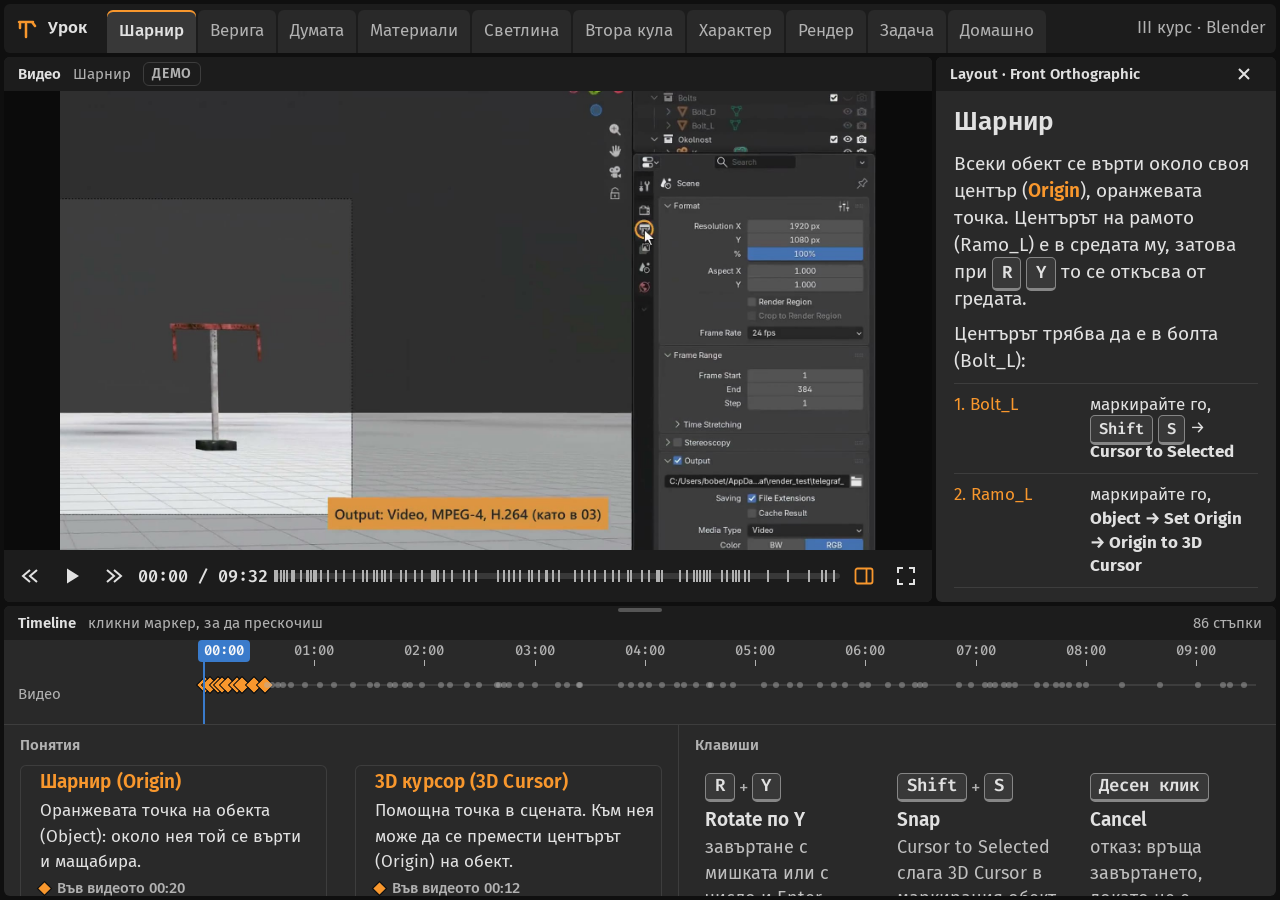
<file: 3_kurs/04_telegraf/index.html>
<!doctype html><html><head><meta charset=utf8><meta name=viewport content="width=device-width,initial-scale=1"><style>:root{color-scheme:light}body{margin:0;padding:0;font:14px -apple-system,BlinkMacSystemFont,sans-serif;background:#fff;color:#000}img{max-width:100%}[hidden]:not([hidden=until-found i]){display:none!important}</style></head><body>
<!doctype html>
<html lang="bg">
<head>
<meta charset="utf-8">
<meta name="viewport" content="width=device-width, initial-scale=1">
<title>Телеграф</title>
<link rel="stylesheet" href="engine/lesson.css?v=14">
<link rel="stylesheet" href="engine/skin-blender.css?v=14">
</head>
<body>
<div id="app" class="app"></div>

<!--
  Урок 04 (25.10.2026): видеото е записано от файловете в 04_Telegraf (start, _za_video/A…D, reshenie) със
  симулирани събития; зуумът, рамките, курсорът, надписите и клавишите са вградени във видеото, затова тук
  няма cues от тип callout и keys. Главите и стъпките са от join.py (04-telegraf_lesson.json).
-->

<script>
window.LESSON = {
  skin: 'blender',
  brand: 'Урок',
  brandIcon: '<svg width="24" height="24" viewBox="0 0 24 24" aria-hidden="true"><path d="M12 21V8M5 6h14M6 6v6M18 6l3 4" fill="none" stroke="oklch(76% .16 62)" stroke-width="2.5" stroke-linecap="round"/></svg>',
  title: 'Телеграф',
  course: 'III курс · Blender',
  task: 'Задача 04',
  timeline: 'markers',
  video: { src: 'video/04-telegraf.mp4?v=1', duration: 572.66 },
  chapters: [
    {
      title: 'Шарнир',
      start: 0,
      panel: 'p-sharnir',
      terms: [
        { t: 'Шарнир (Origin)', d: 'Оранжевата точка на обекта (Object): около нея той се върти и мащабира.', at: 20.48 },
        { t: '3D курсор (3D Cursor)', d: 'Помощна точка в сцената. Към нея може да се премести центърът (Origin) на обект.', at: 12.8 }
      ],
      keys: [
        { k: ['R', 'Y'], a: 'Rotate по Y', d: 'завъртане с мишката или с число и Enter' },
        { k: ['Shift', 'S'], a: 'Snap', d: 'Cursor to Selected слага 3D Cursor в маркирания обект' },
        { k: ['Десен клик'], a: 'Cancel', d: 'отказ: връща завъртането, докато не е потвърдено' }
      ]
    },
    {
      title: 'Верига',
      start: 33.58,
      panel: 'p-veriga',
      terms: [
        { t: 'Родител и дете (Parent / Child)', d: 'Детето следва родителя, но може да се движи и само.', at: 42.82 },
        { t: 'Йерархия (Hierarchy)', d: 'Веригата от родители и деца: Osnova → Stulb → Greda → Ramo_L и Ramo_D.', at: 90.3 }
      ],
      keys: [
        { k: ['Shift', 'клик'], a: 'Extend Selection', d: 'добавя към избора; последният маркиран е активният (Active), т.е. родителят (Parent)' },
        { k: ['Ctrl', 'P'], a: 'Set Parent To', d: 'Object (Keep Transform)' },
        { k: ['Alt', 'P'], a: 'Clear Parent', d: 'поправя обърната връзка родител–дете' },
        { k: ['R', 'Z'], a: 'Rotate по Z', d: 'Stulb обръща цялата глава' }
      ]
    },
    {
      title: 'Думата',
      start: 93.52,
      panel: 'p-duma',
      terms: [
        { fig: 'keys', t: 'Задържане', d: 'Два еднакви ключа (Keyframe) един след друг: знакът стои и се чете.', at: 128.88 },
        { fig: 'frames', t: 'Кадър (Frame)', d: '24 кадъра (Frame Rate 24 fps) са 1 секунда. Знакът пристига за 12 кадъра и стои 36.' },
        { t: 'Знак', d: 'Поза от азбуката: Rotation Y на Greda, Ramo_L и Ramo_D.', at: 112.2 }
      ],
      keys: [
        { k: ['I'], a: 'Insert Keyframe', d: 'с мишката над 3D Viewport: Location, Rotation и Scale' },
        { k: ['R', 'Y', '−135'], a: 'Rotate с число', d: 'точен ъгъл: числото се пише направо, после Enter' },
        { k: ['↑', '↓'], a: 'Jump to Keyframe', d: 'предишен / следващ ключ' }
      ]
    },
    {
      title: 'Материали',
      start: 159.98,
      panel: 'p-bevel',
      terms: [
        { t: 'Bevel', d: 'Модификатор (Modifier), който закръгля ръбовете: тънкият ръб хваща светлина.', at: 166.22 },
        { t: 'Image Texture', d: 'Снимка като цвят на материала. Довлича се от File Browser в Shader Editor.', at: 237.82 },
        { t: 'Color Ramp', d: 'Превежда светло и тъмно на снимката в грапавост (Roughness) или в нов цвят (Base Color).', at: 261.18 },
        { t: 'Bump', d: 'Релеф от снимката, без да се мени формата. Normal отива в Normal на Principled BSDF.', at: 267.94 }
      ],
      keys: [
        { k: ['Ctrl', 'L'], a: 'Link/Transfer Data', d: 'Copy Modifiers, Link Materials' },
        { k: ['Shift', 'A'], a: 'Add', d: 'нов възел (Node) в Shader Editor; името се пише направо' }
      ]
    },
    {
      title: 'Светлина',
      start: 282.16,
      panel: 'p-pod',
      terms: [
        { t: 'Voronoi Texture', d: 'Клетъчна процедурна текстура: подът и облачният фон.', at: 287.88 },
        { t: 'Spot', d: 'Прожектор с конус. Цветният прожектор е сценична светлина срещу топлото слънце (Slunce, тип Sun).', at: 342.8 },
        { t: 'Look', d: 'Контрастът на картината: Render Properties → Color Management.', at: 387.2 }
      ],
      keys: [
        { k: ['G', 'X', '−6'], a: 'Move по X с число', d: 'точно преместване, после Enter' },
        { k: ['N'], a: 'Sidebar', d: 'страничната лента: Location и Rotation с числа' },
        { k: ['Numpad 0'], a: 'Active Camera', d: 'изглед през камерата' }
      ]
    },
    {
      title: 'Втора кула',
      start: 424.58,
      panel: 'p-kula2',
      terms: [
        { t: 'Select Hierarchy', d: 'Маркира обекта и всичките му деца (Children) наведнъж.', at: 427.9 },
        { t: 'Отместване', d: 'Същата анимация, по-късно във времето: ключовете (Keyframes) се местят с G 48, 48 кадъра са 2 секунди.', at: 438.22 }
      ],
      keys: [
        { k: ['Shift', 'D'], a: 'Duplicate Objects', d: 'копие; X 12 Enter: на 12 m вдясно' },
        { k: ['A'], a: 'Select All', d: 'всички ключове, с мишката над Dope Sheet' },
        { k: ['G', '48'], a: 'Move', d: 'отмества ключовете, после Enter' },
        { k: ['Shift', '←'], a: 'Jump to Endpoint', d: 'към първия кадър (Start)' },
        { k: ['Space'], a: 'Play Animation', d: 'пусни / спри' }
      ]
    },
    {
      title: 'Характер',
      start: 452.72,
      panel: 'p-har1',
      terms: [
        { fig: 'curve', t: 'Крива (F-Curve)', d: 'Стойността във времето: стръмно е бързо, хоризонтално е покой.', at: 467.2 },
        { fig: 'ease', t: 'Back', d: 'Интерполация (Interpolation Mode), при която рамото прескача знака и се връща.', at: 470.92 },
        { t: 'Модификатор на крива (F-Curve Modifier)', d: 'Stepped Interpolation тиктака, Noise трепери. Ключовете не се местят.', at: 480.36 }
      ],
      keys: [
        { k: [']'], a: 'Select After Current Frame', d: 'ключовете след кадъра, в Dope Sheet' },
        { k: ['Ctrl', 'Tab'], a: 'Dope Sheet ↔ Graph Editor' },
        { k: ['Home'], a: 'Frame All', d: 'покажи всички криви' },
        { k: ['T'], a: 'Interpolation Mode', d: 'Linear, Back, Elastic…' }
      ]
    },
    {
      title: 'Рендер',
      start: 554.46,
      panel: 'p-render',
      terms: [
        { t: 'Render Animation', d: 'Рендира всички 384 кадъра във видео. На този компютър е около 2 минути.', at: 566.3 }
      ],
      keys: [
        { k: ['F12'], a: 'Render Image', d: 'пробен кадър' },
        { k: ['Ctrl', 'F12'], a: 'Render Animation', d: 'цялата анимация' },
        { k: ['Esc'], a: 'Cancel', d: 'спира рендера / връща изгледа' }
      ]
    },
    { title: 'Задача', page: 'page-task' },
    { title: 'Домашно', page: 'page-home' }
  ],
  steps: [
    { t: 0.56, label: 'Клик върху Ramo_L' },
    { t: 3.52, label: 'R Y около средата' },
    { t: 7.56, label: 'Десен клик: Cancel' },
    { t: 10.04, label: 'Клик върху Bolt_L' },
    { t: 12.8, label: 'Cursor to Selected' },
    { t: 17.88, label: 'Клик върху Ramo_L' },
    { t: 20.48, label: 'Origin to 3D Cursor' },
    { t: 27.08, label: 'R Y около Bolt_L' },
    { t: 33.24, label: 'Ramo_D' },
    { t: 34.06, label: 'Hide in Viewport: болтовете' },
    { t: 37.14, label: 'Клик върху Ramo_L' },
    { t: 40.02, label: 'Shift + клик: Greda' },
    { t: 42.82, label: 'Ctrl P: Set Parent To' },
    { t: 47.18, label: 'Ramo_D' },
    { t: 55.06, label: 'Greda → Stulb' },
    { t: 62.94, label: 'Stulb → Osnova' },
    { t: 70.86, label: 'R Y на Greda' },
    { t: 80.94, label: 'R Z на Stulb' },
    { t: 90.3, label: 'Веригата в Outliner' },
    { t: 93.96, label: 'Маркирайте трите' },
    { t: 101.4, label: 'I: Insert Keyframe, Frame 1' },
    { t: 104.24, label: 'Frame 24: покой' },
    { t: 109.52, label: 'Frame 36' },
    { t: 112.2, label: 'Знак С' },
    { t: 118.72, label: 'Трите и I' },
    { t: 128.88, label: 'Frame 72: задържане' },
    { t: 134.04, label: 'Знак Ц: Greda' },
    { t: 143.12, label: 'Ramo_D обратно' },
    { t: 149.56, label: 'Трите и I' },
    { t: 159.72, label: 'Останалите знаци' },
    { t: 160.46, label: 'Клик върху Stulb' },
    { t: 163.18, label: 'Modifiers' },
    { t: 166.22, label: 'Add Modifier → Bevel' },
    { t: 172.46, label: 'Amount и Segments' },
    { t: 179.98, label: 'Маркирайте частите' },
    { t: 192.54, label: 'Ctrl L → Copy Modifiers' },
    { t: 197.7, label: 'Greda: Amount 0.01' },
    { t: 203.98, label: 'Останалите тънки части' },
    { t: 204.46, label: 'Shade Auto Smooth' },
    { t: 226.98, label: 'Shading' },
    { t: 232.7, label: 'New' },
    { t: 237.82, label: 'Image Texture: довлачете снимката' },
    { t: 242.34, label: 'Color Ramp' },
    { t: 249.3, label: 'Bump' },
    { t: 257.7, label: 'Color → Base Color' },
    { t: 261.18, label: '→ Roughness' },
    { t: 267.94, label: '→ Normal' },
    { t: 274.7, label: 'Мазилка' },
    { t: 276.02, label: 'Останалите материали' },
    { t: 282.6, label: 'Teren: New' },
    { t: 287.88, label: 'Voronoi и Color Ramp' },
    { t: 304.72, label: 'Връзките на Teren' },
    { t: 311.52, label: 'Scale и Detail' },
    { t: 319.04, label: 'World' },
    { t: 324.48, label: 'Voronoi за фона' },
    { t: 335.32, label: 'Scale и Strength' },
    { t: 342.8, label: 'Shift A → Spot' },
    { t: 349.12, label: 'G и R' },
    { t: 358.4, label: 'Light Properties' },
    { t: 361.24, label: 'Power, Angle, Blend' },
    { t: 372.6, label: 'Color: лилав' },
    { t: 379.72, label: 'Look' },
    { t: 387.2, label: 'Very High Contrast' },
    { t: 389.76, label: 'Kamera' },
    { t: 392.36, label: 'Kamera слиза' },
    { t: 411.16, label: 'Rendered' },
    { t: 417.48, label: 'Pack Resources' },
    { t: 425.02, label: 'Десен клик върху Osnova' },
    { t: 427.9, label: 'Select Hierarchy' },
    { t: 430.82, label: 'Shift D, X 12' },
    { t: 435.34, label: 'A в Dope Sheet' },
    { t: 438.22, label: 'G 48' },
    { t: 441.3, label: 'Play Animation' },
    { t: 453.2, label: 'Ramo_L и Ramo_D на първата кула' },
    { t: 458.56, label: 'Frame 12 и ]' },
    { t: 463.96, label: 'G 3: закъснение' },
    { t: 467.2, label: 'Graph Editor' },
    { t: 470.92, label: 'T → Back' },
    { t: 476.28, label: 'Филтър Y Euler' },
    { t: 480.36, label: 'Greda: Stepped Interpolation' },
    { t: 499.84, label: 'Ramo_L: Noise' },
    { t: 520.44, label: 'Ramo_D' },
    { t: 541.04, label: 'Два характера' },
    { t: 554.94, label: 'Output' },
    { t: 558.34, label: 'F12: Render Image' },
    { t: 566.3, label: 'Render Animation' }
  ],
  cues: [
    { t: 0, until: 33.58, type: 'panel', panel: 'p-sharnir' },
    { t: 33.58, until: 93.52, type: 'panel', panel: 'p-veriga' },
    { t: 93.52, until: 159.98, type: 'panel', panel: 'p-duma' },
    { t: 159.98, until: 226.98, type: 'panel', panel: 'p-bevel' },
    { t: 226.98, until: 282.16, type: 'panel', panel: 'p-material' },
    { t: 282.16, until: 342.8, type: 'panel', panel: 'p-pod' },
    { t: 342.8, until: 424.58, type: 'panel', panel: 'p-svetlina' },
    { t: 424.58, until: 452.72, type: 'panel', panel: 'p-kula2' },
    { t: 452.72, until: 476.28, type: 'panel', panel: 'p-har1' },
    { t: 476.28, until: 554.46, type: 'panel', panel: 'p-har2' },
    { t: 554.46, until: 999, type: 'panel', panel: 'p-render' }
  ]
};
</script>

<!-- Статичен кадър, ако видеото не се зареди -->

<template id="poster">
<img src="video/04-telegraf.jpg" alt="Двете кули на телеграфа в сцена с облачен фон и лилав прожектор" style="width:100%;height:100%;object-fit:contain;display:block">
</template>

<template id="p-sharnir" data-title="Layout · Front Orthographic">
  <h2>Шарнир</h2>
  <p>Всеки обект се върти около своя център (<strong>Origin</strong>), оранжевата точка. Центърът на рамото (Ramo_L) е в средата му, затова при <span class="nw"><kbd>R</kbd> <kbd>Y</kbd></span> то се откъсва от гредата.</p>
  <p>Центърът трябва да е в болта (Bolt_L):</p>
  <dl class="map">
    <div><dt>1. Bolt_L</dt><dd>маркирайте го, <span class="nw"><kbd>Shift</kbd> <kbd>S</kbd></span> → <strong>Cursor to Selected</strong></dd></div>
    <div><dt>2. Ramo_L</dt><dd>маркирайте го, <strong>Object → Set Origin → Origin to 3D Cursor</strong></dd></div>
  </dl>
  <h3 class="quiet">Проблем</h3>
  <p>Ако при Set Origin е маркиран болтът, а не рамото, се мести центърът на болта. Проверете кой обект е с оранжев контур (активният, Active).</p>
</template>

<template id="p-veriga" data-title="Outliner · Kula">
  <h2>Верига</h2>
  <p>Детето (<strong>Child</strong>) следва родителя (<strong>Parent</strong>), но може да се движи и само. Маркирайте първо детето, после с <kbd>Shift</kbd> + клик родителя: последният маркиран е активният (Active), по-светлият. После <span class="nw"><kbd>Ctrl</kbd> <kbd>P</kbd></span> → <strong>Object (Keep Transform)</strong>.</p>
  <p>Веригата е от четири нива: <strong>Osnova → Stulb → Greda → Ramo_L и Ramo_D</strong>. Болтовете (Bolt_L, Bolt_D) са помощни и не се рендират, затова ги скрийте с окото в Outliner (Hide in Viewport).</p>
  <h3 class="quiet">Проблем</h3>
  <p>При обърнат ред Greda става дете на рамото. Поправя се с <span class="nw"><kbd>Alt</kbd> <kbd>P</kbd></span> → <strong>Clear Parent</strong>.</p>
  <p>Втори клик на същото място върху активен обект маркира обекта зад него. Кликнете на друго място.</p>
</template>

<template id="p-duma" data-title="Animation · Dope Sheet">
  <h2>Думата</h2>
  <p>Знакът се чете само ако постои, затова всяка поза има два ключа (<strong>Keyframe</strong>):</p>
  <dl class="map">
    <div><dt>Пристигане</dt><dd>знакът пристига за 12 кадъра (Frames)</dd></div>
    <div><dt>Тръгване</dt><dd>след 36 кадъра престой</dd></div>
  </dl>
  <p>Рамото помни ъгъла си спрямо гредата (Greda е негов Parent): когато гредата се завърти, рамената тръгват с нея, без да се разпадат. Ъглите са в азбуката на страницата „Задача“.</p>
  <h3 class="quiet">Проблем</h3>
  <p>Ако една от трите части няма ключ, тя се връща в старата си поза. Маркирайте Greda, Ramo_L и Ramo_D, преди да натиснете <kbd>I</kbd> (Insert Keyframe).</p>
</template>

<template id="p-bevel" data-title="Properties · Modifiers">
  <h2>Форма</h2>
  <p>Всичко по външния вид (модификатори и материали) се прави <strong>преди</strong> копирането на кулата, за да го вземе и копието.</p>
  <p><strong>Bevel</strong> е модификатор (Modifier), който закръгля ръбовете: тънкият ръб хваща светлина и кутията спира да изглежда като кутия.</p>
  <dl class="map">
    <div><dt>Stulb</dt><dd>Add Modifier → Bevel<small>Amount 0.028, Segments 2</small></dd></div>
    <div><dt>Другите части</dt><dd>маркирайте ги, Stulb последен (Active), <span class="nw"><kbd>Ctrl</kbd> <kbd>L</kbd></span> → <strong>Copy Modifiers</strong></dd></div>
    <div><dt>Тънките части</dt><dd>Amount 0.01</dd></div>
    <div><dt>Osnova</dt><dd>Object → Shade Auto Smooth</dd></div>
  </dl>
</template>

<template id="p-material" data-title="Shading · Shader Editor">
  <h2>Материал от снимка</h2>
  <p>От една снимка (<strong>Image Texture</strong>) излизат три неща:</p>
  <dl class="map">
    <div><dt>Цвят</dt><dd>Color → Base Color на Principled BSDF</dd></div>
    <div><dt>Грапавост</dt><dd>снимката → Color Ramp → Roughness<small>светлите места са матови</small></dd></div>
    <div><dt>Релеф</dt><dd>снимката → Bump (Height), Normal → Normal на Principled BSDF</dd></div>
    <div><dt>Ръжда</dt><dd>копие на материала, втори Color Ramp → Base Color<small>от почти черно към червено</small></dd></div>
  </dl>
  <p>Снимките са в папката <code>textures</code>. Довлачете ги от File Browser горе вляво направо в Shader Editor. UV картите са готови в стартовия файл.</p>
  <h3 class="quiet">Проблем</h3>
  <p>Възел (Node), пуснат върху съществуваща връзка (Link), се вмъква в нея и избутва Principled надясно. Добавете възлите първо, после ги свържете.</p>
</template>

<template id="p-pod" data-title="Shading · World">
  <h2>Под и фон</h2>
  <p>Подът и фонът са с <strong>Voronoi Texture</strong>: светъл под с петна и облачен фон като циклорама. Телеграфът стои като декор на сцена.</p>
  <dl class="map">
    <div><dt>Teren</dt><dd>Voronoi Texture → Color Ramp → Base Color<small>Scale 22, Detail 2.3</small></dd></div>
    <div><dt>Фонът (World)</dt><dd>в Shader Editor сменете Object на <strong>World</strong>, Voronoi Texture → Color на Background<small>Scale 4.4, Strength 0.24</small></dd></div>
  </dl>
</template>

<template id="p-svetlina" data-title="Properties · Light">
  <h2>Светлина и камера</h2>
  <p>Топлото слънце (Slunce, Sun) остава. Срещу него добавете цветен <strong>Spot</strong> отгоре вляво.</p>
  <dl class="map">
    <div><dt>Location, Rotation</dt><dd><span class="nw"><kbd>G</kbd> <kbd>X</kbd> −6</span>, <span class="nw"><kbd>G</kbd> <kbd>Z</kbd> 12.6</span>, <span class="nw"><kbd>R</kbd> <kbd>Y</kbd> −30</span></dd></div>
    <div><dt>Spot</dt><dd>Power 10000 W, Angle 55°, Blend 1<small>лилав цвят, Hex D0B9FF</small></dd></div>
    <div><dt>Look</dt><dd>Render Properties → Color Management → Look: <strong>AgX - Very High Contrast</strong></dd></div>
    <div><dt>Kamera</dt><dd>слиза на 1,7 m и гледа леко нагоре<small>кулите стават монументални</small></dd></div>
  </dl>
  <h3 class="quiet">Проблем</h3>
  <p>Снимките са извън файла (.blend) и на друг компютър текстурите (Image Texture) стават розови. <strong>File → External Data → Pack Resources</strong> ги вгражда във файла.</p>
</template>

<template id="p-kula2" data-title="Animation · Dope Sheet">
  <h2>Втора кула</h2>
  <p>Десен клик върху Osnova в Outliner → <strong>Select Hierarchy</strong> маркира цялата кула. <span class="nw"><kbd>Shift</kbd> <kbd>D</kbd></span>, <kbd>X</kbd> 12, Enter. Копието носи свои ключове (Keyframes), същите материали, Bevel и UV Map.</p>
  <p>В Dope Sheet <kbd>A</kbd> маркира ключовете на копието, <kbd>G</kbd> 48 ги отмества с 2 секунди. Втората кула повтаря съобщението като щафета.</p>
  <h3 class="quiet">Проблем</h3>
  <p>Ако копирате и местите само Stulb, при пускане той скача обратно, защото <kbd>I</kbd> е записал и позицията му. Местете Osnova: тя няма ключове.</p>
</template>

<template id="p-har1" data-title="Graph Editor · Ramo_L, Ramo_D">
  <h2>Характер: новата машина</h2>
  <p>Една и съща дума, два характера. Първата кула е пъргава: Ramo_L и Ramo_D закъсняват след Greda и прескачат знака.</p>
  <dl class="map">
    <div><dt>Закъснение</dt><dd>на Frame 12, с мишката над Dope Sheet, <kbd>]</kbd> маркира ключовете след него, <kbd>G</kbd> 3<small>рамената тръгват 3 кадъра по-късно</small></dd></div>
    <div><dt>Back</dt><dd><span class="nw"><kbd>Ctrl</kbd> <kbd>Tab</kbd></span> → Graph Editor, <kbd>A</kbd>, <kbd>T</kbd> → <strong>Back</strong></dd></div>
  </dl>
</template>

<template id="p-har2" data-title="Graph Editor · Modifiers">
  <h2>Характер: старата машина</h2>
  <p>Втората кула е стара и тракаща. Филтърът <strong>Y Euler</strong> оставя само кривата на завъртането. Клик върху ключ я прави активна (Active F-Curve), после в страничната лента (Sidebar, <kbd>N</kbd>) <strong>Modifiers → Add Modifier</strong>.</p>
  <dl class="map">
    <div><dt>Greda</dt><dd>Stepped Interpolation, Step Size 3<small>движи се на стъпки като часовник</small></dd></div>
    <div><dt>Ramo_L, Ramo_D</dt><dd>Noise, Strength 0.3, Scale 1.5<small>треперят с около ±4°</small></dd></div>
  </dl>
  <h3 class="quiet">Проблем</h3>
  <p>Add Modifier е сив, ако няма активна крива: кликнете ключ. Клик върху вече отворения раздел Modifiers скрива Sidebar, а <kbd>N</kbd> я връща.</p>
</template>

<template id="p-render" data-title="Properties · Output">
  <h2>Рендер</h2>
  <dl class="map">
    <div><dt>Output</dt><dd>Media Type Video, MPEG-4, H.264<small>както в задача 03</small></dd></div>
    <div><dt>Render Image</dt><dd><kbd>F12</kbd> рендира един кадър, <kbd>Esc</kbd> връща изгледа</dd></div>
    <div><dt>Render Animation</dt><dd>Render → Render Animation (<span class="nw"><kbd>Ctrl</kbd> <kbd>F12</kbd></span>)<small>384 кадъра, около 2 минути на този компютър</small></dd></div>
  </dl>
  <p>Докато рендира, Blender не реагира.</p>
</template>

<template id="page-task">
  <h2>Задача: Телеграф</h2>
  <p>Сглобете механизма на оптическия телеграф и го накарайте да изпрати дума.</p>
  <table>
    <thead><tr><th>#</th><th>Елемент</th><th>Техника</th><th><br></th></tr></thead>
    <tbody>
      <tr><td>1</td><td>Рамената</td><td>Origin в болта (Bolt_L, Bolt_D)</td><td><br></td></tr>
      <tr><td>2</td><td>Веригата</td><td>Parent (<kbd>Ctrl</kbd> <kbd>P</kbd>)</td><td><br></td></tr>
      <tr><td>3</td><td>Думата</td><td>Keyframes и задържане</td><td><br></td></tr>
      <tr><td>4</td><td>Форма, материали и светлина</td><td>Bevel, Image Texture, Voronoi Texture, Sun и цветен Spot</td><td><br></td></tr>
      <tr><td>5</td><td>Втората кула</td><td>Duplicate от Osnova (Select Hierarchy) и отместване на Keyframes</td><td><br></td></tr>
      <tr><td>6</td><td>Характерът</td><td>Graph Editor</td><td><br></td></tr>
      <tr><td>7</td><td>Клипът</td><td>Render Animation</td><td><br></td></tr>
    </tbody>
  </table>
  <h3><br></h3><ul>
  </ul>
</template>

<template id="page-home">
  <h2>Домашно</h2>
  <h3><br></h3>
</template>

<script src="engine/lesson.js?v=14"></script>
</body>
</html>
</body></html>
</file>
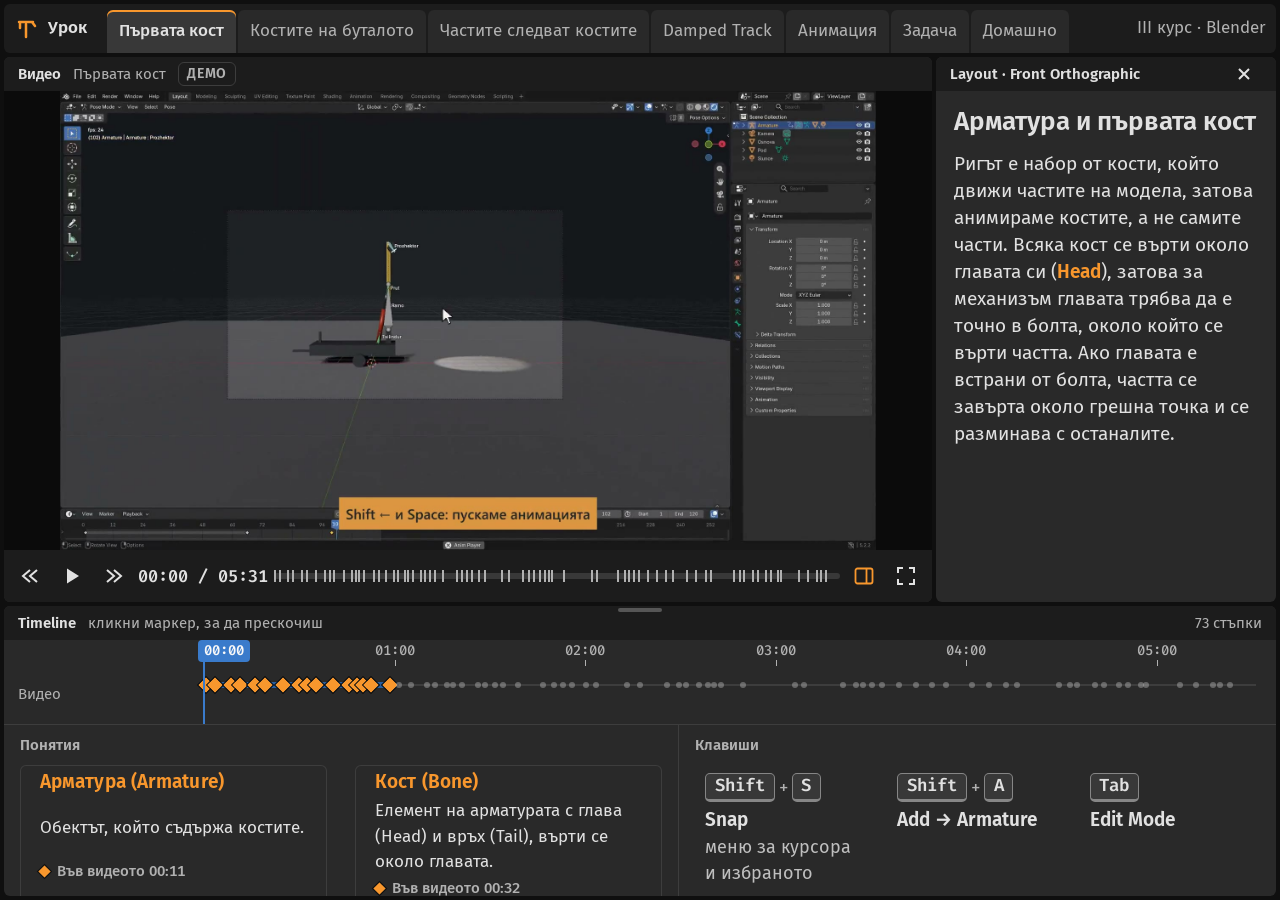
<file: 3_kurs/05_rigging/index.html>
<!doctype html>
<html lang="bg">
<head>
<meta charset="utf-8">
<meta name="viewport" content="width=device-width, initial-scale=1">
<title>Rigging</title>
<link rel="stylesheet" href="engine/lesson.css?v=14">
<link rel="stylesheet" href="engine/skin-blender.css?v=14">
</head>
<body>
<div id="app" class="app"></div>

<!--
  Урок 05 (19.11.2026): видеото е записано от файловете в 05_Rigging (start, _za_video/A…V, reshenie) със
  симулирани събития; зуумът, рамките, курсорът, надписите и клавишите са вградени във видеото, затова тук
  няма cues от тип callout и keys. Главите и стъпките са от join.py (05-rigging_lesson.json).
  Текстът на панелите е от Скрипт.md на задачата.
-->
<script>
window.LESSON = {
  skin: 'blender',
  brand: 'Урок',
  brandIcon: '<svg width="24" height="24" viewBox="0 0 24 24" aria-hidden="true"><path d="M12 21V8M5 6h14M6 6v6M18 6l3 4" fill="none" stroke="oklch(76% .16 62)" stroke-width="2.5" stroke-linecap="round"/></svg>',
  title: 'Rigging',
  course: 'III курс · Blender',
  task: 'Задача 05',
  timeline: 'markers',
  video: { src: 'video/05-rigging.mp4?v=1', duration: 331.22 },   // ?v= се вдига при всяка нова версия на видеото (кеш)
  chapters: [
    { title: 'Първата кост', start: 0, panel: 'p-kost',
      terms: [
        { t: 'Арматура (Armature)', d: 'Обектът, който съдържа костите.', at: 11.2 },
        { t: 'Кост (Bone)', d: 'Елемент на арматурата с глава (Head) и връх (Tail), върти се около главата.', at: 32.52 },
        { t: 'Edit Mode / Pose Mode', d: 'В първия определяме положението на костите (Rest Pose), във втория ги движим за анимация.', at: 48.04 }
      ],
      keys: [
        { k: ['Shift', 'S'], a: 'Snap', d: 'меню за курсора и избраното' },
        { k: ['Shift', 'A'], a: 'Add → Armature' },
        { k: ['Tab'], a: 'Edit Mode' },
        { k: ['Ctrl', 'Tab'], a: 'Pose Mode' },
        { k: ['F2'], a: 'Rename', d: 'преименуване' },
        { k: ['Alt', 'R'], a: 'Clear Rotation', d: 'връща въртенето в Rest Pose' }
      ] },
    { title: 'Костите на буталото', start: 61.06, panel: 'p-kosti',
      terms: [
        { t: 'Родител и дете (Parent / Child)', d: 'Детето следва родителя.', at: 115.96 },
        { t: 'Keep Offset', d: 'Детето остава на мястото си, без да се свързва с върха на родителя.', at: 120.2 },
        { t: '3D курсор (3D Cursor)', d: 'Точката, в която се добавят нови обекти и кости.', at: 65.26 }
      ],
      keys: [
        { k: ['Shift', 'S'], a: 'Cursor to Selected / Selection to Cursor' },
        { k: ['Ctrl', 'P'], a: 'Keep Offset', d: 'прави избраната кост дете на активната' }
      ] },
    { title: 'Частите следват костите', start: 151.42, panel: 'p-chasti',
      terms: [
        { t: 'Ctrl P → Bone', d: 'Обектът следва изцяло една кост, без деформация; така се ригват механични части.', at: 162.74 }
      ],
      keys: [
        { k: ['Ctrl', 'P'], a: 'Bone' },
        { k: ['Ctrl', 'Z'], a: 'Undo', d: 'отмяна' }
      ] },
    { title: 'Damped Track', start: 207.08, panel: 'p-damped',
      terms: [
        { t: 'Ограничение (Bone Constraint)', d: 'Правило, което управлява трансформацията на костта.', at: 210.4 },
        { t: 'Damped Track', d: 'Костта сочи към цел с оста си Y.', at: 213.44 },
        { t: 'Head/Tail', d: 'Точка по дължината на целевата кост: 0 е главата, 1 е върхът.', at: 229.32 }
      ],
      keys: [] },
    { title: 'Анимация', start: 274.38, panel: 'p-animacia',
      terms: [
        { fig: 'keys', t: 'Ключов кадър (Keyframe)', d: 'Записано положение на костта в даден кадър.', at: 280.54 }
      ],
      keys: [
        { k: ['I'], a: 'Insert Keyframe', d: 'ключов кадър' },
        { k: ['Numpad 0'], a: 'Active Camera', d: 'изглед от камерата' },
        { k: ['Space'], a: 'Play Animation', d: 'пуска анимацията' }
      ] },
    { title: 'Задача', page: 'page-task' },
    { title: 'Домашно', page: 'page-home' }
  ],
  steps: [
    { t: 0.56, label: 'Избираме рамото' }, { t: 3.52, label: 'Shift S → Cursor to Selected' }, { t: 8.36, label: 'Курсорът в шарнира' },
    { t: 11.2, label: 'Shift A → Armature' }, { t: 16.16, label: 'Костта в курсора' }, { t: 19.16, label: 'Object Data → Viewport Display' },
    { t: 24.8, label: 'Names и In Front' }, { t: 29.96, label: 'Tab: Edit Mode' }, { t: 32.52, label: 'Върхът на костта' },
    { t: 35.4, label: 'G: върхът по рамото' }, { t: 40.76, label: 'F2: Ramo' }, { t: 45.72, label: 'Tab: Object Mode' },
    { t: 48.04, label: 'Ctrl Tab: Pose Mode' }, { t: 49.96, label: 'Избираме костта' }, { t: 52.72, label: 'R: около шарнира' },
    { t: 58.68, label: 'Alt R: Rest Pose' },
    { t: 61.54, label: 'Прътът в Outliner' }, { t: 65.26, label: 'Shift S → Cursor to Selected' }, { t: 70.14, label: 'Курсорът в болта на пръта' },
    { t: 72.78, label: 'Избираме арматурата' }, { t: 76.5, label: 'Tab: Edit Mode' }, { t: 78.34, label: 'Върхът на Ramo' },
    { t: 81.18, label: 'Shift S → Selection to Cursor' }, { t: 86.14, label: 'Върхът в болта' }, { t: 88.5, label: 'Shift A: нова кост' },
    { t: 91.5, label: 'Избираме новата кост' }, { t: 94.26, label: 'F2: Prut' }, { t: 98.78, label: 'Върхът към цилиндъра' },
    { t: 106.86, label: 'Tsilindur и Prozhektor' }, { t: 110.2, label: 'Първо детето Prut' }, { t: 113.16, label: 'Shift + клик: Ramo' },
    { t: 115.96, label: 'Ctrl P → Keep Offset' }, { t: 120.2, label: 'Прекъсната линия' }, { t: 123.36, label: 'Prozhektor също' },
    { t: 133.2, label: 'Tab, Ctrl Tab: Pose Mode' }, { t: 137.28, label: 'R на Ramo' }, { t: 145.68, label: 'Децата следват' },
    { t: 149.48, label: 'Alt R' },
    { t: 151.9, label: 'Първо частта Ramo' }, { t: 155.82, label: 'Shift + клик: арматурата' }, { t: 158.74, label: 'Ctrl Tab: Pose Mode' },
    { t: 160.66, label: 'Избираме костта' }, { t: 162.74, label: 'Ctrl P → Bone' }, { t: 169.7, label: 'Tsilindur по същия начин' },
    { t: 185.98, label: 'Prut и Prozhektor' }, { t: 188.98, label: 'Пробваме с R' }, { t: 201.14, label: 'Буталото се разминава' },
    { t: 205.14, label: 'Alt R' },
    { t: 207.52, label: 'Избираме Tsilindur' }, { t: 210.4, label: 'Bone Constraint Properties' }, { t: 213.44, label: 'Add → Damped Track' },
    { t: 218.96, label: 'Target: Armature' }, { t: 224.08, label: 'Bone: Ramo' }, { t: 229.32, label: 'Head/Tail: 1' },
    { t: 233.52, label: 'Избираме Prut' }, { t: 241.96, label: 'Target: Armature' }, { t: 247.2, label: 'Bone: Tsilindur' },
    { t: 252.52, label: 'Head/Tail: 0' }, { t: 255.96, label: 'R на Ramo' }, { t: 269.04, label: 'Буталото е цяло' },
    { t: 272.52, label: 'Alt R' },
    { t: 274.86, label: 'Кадър 1: Ramo и Prozhektor' }, { t: 280.54, label: 'I: начално положение' }, { t: 283.26, label: 'Кадър 60' },
    { t: 288.06, label: 'Само Ramo' }, { t: 291.02, label: 'R 90: вертикално' }, { t: 294.86, label: 'I на кадър 60' },
    { t: 296.74, label: 'Кадър 66' }, { t: 307.26, label: 'Кадър 100' }, { t: 312.22, label: 'R 55: накланяне' },
    { t: 317.54, label: 'Numpad 0: камера' }, { t: 319.94, label: 'Rendered' }, { t: 323.06, label: 'Пускаме' }
  ],
  cues: [
    { t: 0, until: 8.36, type: 'panel', panel: 'p-kost' },
    { t: 8.36, until: 45.72, type: 'panel', panel: 'p-kost1' },
    { t: 45.72, until: 61.06, type: 'panel', panel: 'p-kost2' },
    { t: 61.06, until: 70.14, type: 'panel', panel: 'p-kosti' },
    { t: 70.14, until: 123.36, type: 'panel', panel: 'p-kosti1' },
    { t: 123.36, until: 151.42, type: 'panel', panel: 'p-kosti2' },
    { t: 151.42, until: 158.74, type: 'panel', panel: 'p-chasti' },
    { t: 158.74, until: 188.98, type: 'panel', panel: 'p-chasti1' },
    { t: 188.98, until: 207.08, type: 'panel', panel: 'p-chasti2' },
    { t: 207.08, until: 213.44, type: 'panel', panel: 'p-damped' },
    { t: 213.44, until: 255.96, type: 'panel', panel: 'p-damped1' },
    { t: 255.96, until: 274.38, type: 'panel', panel: 'p-damped2' },
    { t: 274.38, until: 283.26, type: 'panel', panel: 'p-animacia' },
    { t: 283.26, until: 312.22, type: 'panel', panel: 'p-animacia1' },
    { t: 312.22, until: 999, type: 'panel', panel: 'p-animacia2' }
  ]
};
</script>

<!-- Статичен кадър, ако видеото не се зареди -->
<template id="poster">
<img src="video/05-rigging.jpg" alt="Осветителната кула с вдигнато рамо и лъч на прожектора върху пода" style="width:100%;height:100%;object-fit:contain;display:block">
</template>

<template id="p-kost" data-title="Layout · Front Orthographic">
  <h2>Арматура и първата кост</h2>
  <p>Ригът е набор от кости, който движи частите на модела, затова анимираме костите, а не самите части. Всяка кост се върти около главата си (<strong>Head</strong>), затова за механизъм главата трябва да е точно в болта, около който се върти частта. Ако главата е встрани от болта, частта се завърта около грешна точка и се разминава с останалите.</p>
</template>
<template id="p-kost1" data-title="Layout · Front Orthographic">
  <h2>Арматура и първата кост</h2>
  <h3 class="quiet">Какво се прави</h3>
  <p>Искаме главата на първата кост да е в шарнира на рамото. В Object Mode избираме Ramo и натискаме <span class="nw"><kbd>Shift</kbd> <kbd>S</kbd></span> → <strong>Cursor to Selected</strong>; 3D курсорът отива в началото на рамото, т.е. в шарнира. После натискаме <span class="nw"><kbd>Shift</kbd> <kbd>A</kbd></span> → <strong>Armature</strong>. Появява се обект Armature с една кост, чиято глава е в курсора и която сочи нагоре по Z. За да виждаме костта през рамото, в Object Data Properties (зелената фигурка) → Viewport Display включваме <strong>Names</strong>, за да се виждат имената на костите, и <strong>In Front</strong>. Влизаме в Edit Mode с <kbd>Tab</kbd>: тук определяме къде стоят костите. Кликваме върху малкия кръг на върха (Tail) и го местим с <kbd>G</kbd> по рамото. Наименуваме костта Ramo с <kbd>F2</kbd>.</p>
</template>
<template id="p-kost2" data-title="Layout · Front Orthographic">
  <h2>Арматура и първата кост</h2>
  <h3 class="quiet">Как се стига до стойността</h3>
  <p>Дължината на костта не влияе на въртенето, защото то е около главата. Затова върхът се поставя там, където ще ни трябва: на болта на пръта. Засега го слагаме приблизително по рамото.</p>
  <h3 class="quiet">Проблем</h3>
  <p>Ако преди <span class="nw"><kbd>Shift</kbd> <kbd>A</kbd></span> курсорът не е в шарнира, арматурата се появява на друго място. Тогава трием арматурата и повтаряме <span class="nw"><kbd>Shift</kbd> <kbd>S</kbd></span> → Cursor to Selected с избрано рамо.</p>
  <p><span class="nw"><kbd>Ctrl</kbd> <kbd>Tab</kbd></span> в Edit Mode не влиза в Pose Mode, а отваря менюто с режимите, затова първо излизаме с <kbd>Tab</kbd>. Ако в Pose Mode <kbd>R</kbd> не прави нищо, костта не е избрана: в Edit Mode беше избран само върхът ѝ.</p>
</template>

<template id="p-kosti" data-title="Layout · Edit Mode">
  <h2>Костите на буталото и на прожектора</h2>
  <p>Всяка подвижна част получава своя кост с глава в своя болт. Прътът и прожекторът са закачени за рамото, затова техните кости стават деца на костта Ramo: когато рамото се завърти, те се движат с него. Цилиндърът е закачен за ремаркето, което не мърда, затова неговата кост няма родител.</p>
</template>
<template id="p-kosti1" data-title="Layout · Edit Mode">
  <h2>Костите на буталото и на прожектора</h2>
  <h3 class="quiet">Какво се прави</h3>
  <p>Нова кост в Edit Mode се добавя с <span class="nw"><kbd>Shift</kbd> <kbd>A</kbd></span> и главата ѝ е там, където е курсорът. Затова за всяка кост първо слагаме курсора в болта.</p>
  <dl class="map">
    <div><dt>1. Курсорът</dt><dd>излизаме с <kbd>Tab</kbd>, избираме Prut и натискаме <span class="nw"><kbd>Shift</kbd> <kbd>S</kbd></span> → <strong>Cursor to Selected</strong>; курсорът отива в болта на пръта</dd></div>
    <div><dt>2. Върхът на Ramo</dt><dd>избираме арматурата, <kbd>Tab</kbd>, избираме върха на костта Ramo и натискаме <span class="nw"><kbd>Shift</kbd> <kbd>S</kbd></span> → <strong>Selection to Cursor</strong>: върхът отива точно в болта на пръта</dd></div>
    <div><dt>3. Новата кост</dt><dd><span class="nw"><kbd>Shift</kbd> <kbd>A</kbd></span>: новата кост излиза от същия болт, наименуваме я Prut с <kbd>F2</kbd> и с <kbd>G</kbd> насочваме върха ѝ приблизително към цилиндъра</dd></div>
    <div><dt>4. Другите две</dt><dd>по същия начин курсорът отива в болта на Tsilindur (кост Tsilindur, насочена към пръта) и в шарнира на Prozhektor (кост Prozhektor, насочена нагоре)</dd></div>
    <div><dt>5. Родителят</dt><dd>избираме Prut, после с <kbd>Shift</kbd> костта Ramo, натискаме <span class="nw"><kbd>Ctrl</kbd> <kbd>P</kbd></span> → <strong>Keep Offset</strong>; повтаряме за Prozhektor → Ramo</dd></div>
  </dl>
</template>
<template id="p-kosti2" data-title="Layout · Edit Mode">
  <h2>Костите на буталото и на прожектора</h2>
  <h3 class="quiet">Как се стига до стойността</h3>
  <p>Главите трябва да са точни, защото около тях става въртенето. Посоката на Prut и Tsilindur може да е приблизителна, защото Damped Track ще ги насочи сам.</p>
  <h3 class="quiet">Проблем</h3>
  <p>При <span class="nw"><kbd>Ctrl</kbd> <kbd>P</kbd></span> последната избрана кост става родител. Ако изберем костите наобратно, Ramo става дете на Prut. Проверяваме в Bone Properties → Relations → Parent.</p>
  <p>Прътът е скрит в цилиндъра, затова го избираме в Outliner. След <span class="nw"><kbd>Shift</kbd> <kbd>A</kbd></span> в Edit Mode новата кост е избрана, но не е активна: преди <kbd>F2</kbd> я избираме с клик.</p>
</template>

<template id="p-chasti" data-title="Layout · Pose Mode">
  <h2>Частите следват костите</h2>
  <p>Досега костите се движат, но частите не. Всяка твърда част трябва да следва изцяло една кост, без да се огъва. Това прави <span class="nw"><kbd>Ctrl</kbd> <kbd>P</kbd></span> → <strong>Bone</strong>: обектът се закача за избраната кост така, както в урок 04 частите се закачаха за друг обект.</p>
</template>
<template id="p-chasti1" data-title="Layout · Pose Mode">
  <h2>Частите следват костите</h2>
  <h3 class="quiet">Какво се прави</h3>
  <p>В Object Mode избираме Ramo, после с <kbd>Shift</kbd> арматурата, и влизаме в Pose Mode с <span class="nw"><kbd>Ctrl</kbd> <kbd>Tab</kbd></span>. Кликваме костта Ramo, за да е активна, и натискаме <span class="nw"><kbd>Ctrl</kbd> <kbd>P</kbd></span> → <strong>Bone</strong>. Връщаме се в Object Mode с <span class="nw"><kbd>Ctrl</kbd> <kbd>Tab</kbd></span> и повтаряме за Tsilindur → кост Tsilindur и Prut → кост Prut. Prozhektor се закача по същия начин за костта Prozhektor; светлината Svetlina вече е негово дете от стартовия файл, затова се движи с него.</p>
</template>
<template id="p-chasti2" data-title="Layout · Pose Mode">
  <h2>Частите следват костите</h2>
  <h3 class="quiet">Как се стига до стойността</h3>
  <p>Коя кост за коя част се вижда от болта: частта следва костта, чиято глава е в нейния болт.</p>
  <h3 class="quiet">Проблем</h3>
  <p>Ако след <span class="nw"><kbd>Ctrl</kbd> <kbd>P</kbd></span> частта скочи на друго място, при закачането не е била избрана Bone, а друга опция (например With Automatic Weights). Отменяме с <span class="nw"><kbd>Ctrl</kbd> <kbd>Z</kbd></span> и повтаряме.</p>
</template>

<template id="p-damped" data-title="Properties · Bone Constraints">
  <h2>Буталото: Damped Track</h2>
  <p>Цилиндърът и прътът трябва да са на една линия при всяко положение на рамото. Вместо да ги въртим на ръка във всеки кадър, даваме на всяка от двете кости ограничение (<strong>Bone Constraint</strong>) <strong>Damped Track</strong>: то завърта костта така, че нейната ос Y (от главата към върха) да сочи към цел.</p>
  <p>Цилиндърът трябва да сочи към болта на пръта, а прътът към болта на цилиндъра. Болтът на пръта е върхът на костта Ramo, затова целта на Tsilindur е Ramo с <strong>Head/Tail</strong> 1, тоест върхът ѝ. Целта на Prut е Tsilindur с Head/Tail 0, тоест главата му.</p>
</template>
<template id="p-damped1" data-title="Properties · Bone Constraints">
  <h2>Буталото: Damped Track</h2>
  <h3 class="quiet">Какво се прави</h3>
  <dl class="map">
    <div><dt>Tsilindur</dt><dd>в Pose Mode избираме костта, в Properties отваряме Bone Constraint Properties → <strong>Add Bone Constraint</strong> → <strong>Damped Track</strong><small>Target: арматурата, Bone: Ramo, Head/Tail: 1</small></dd></div>
    <div><dt>Prut</dt><dd>избираме костта и добавяме Damped Track<small>Target: арматурата, Bone: Tsilindur, Head/Tail: 0</small></dd></div>
  </dl>
</template>
<template id="p-damped2" data-title="Properties · Bone Constraints">
  <h2>Буталото: Damped Track</h2>
  <h3 class="quiet">Как се стига до стойността</h3>
  <p>Head/Tail казва къде по дължината на целевата кост е точката: 0 е главата, 1 е върхът. Избираме я по това къде е болтът, към който трябва да сочи частта.</p>
  <h3 class="quiet">Проблем</h3>
  <p>Ако двете кости гледат една към друга, Blender приема това, но го отбелязва като кръгова зависимост (dependency cycle): за да насочи цилиндъра, трябва първо да знае къде е прътът, а за пръта трябва да знае къде е цилиндърът. Затова тук целта на цилиндъра е върхът на рамото, който не зависи от буталото.</p>
</template>

<template id="p-animacia" data-title="Layout · Timeline">
  <h2>Анимация</h2>
  <p>След рига анимираме само две кости: Ramo и Prozhektor. Буталото и светлината следват сами. Рамото тръгва от положението за превоз (хоризонтално, кадър 1) и стига работното положение (вертикално), след което прожекторът се накланя към сцената.</p>
</template>
<template id="p-animacia1" data-title="Layout · Timeline">
  <h2>Анимация</h2>
  <h3 class="quiet">Какво се прави</h3>
  <dl class="map">
    <div><dt>Кадър 1</dt><dd>в Pose Mode избираме Ramo и Prozhektor и натискаме <kbd>I</kbd>, за да запишем началното им положение</dd></div>
    <div><dt>Кадър 60</dt><dd>в изглед отпред избираме Ramo, натискаме <kbd>R</kbd>, пишем 90 и Enter, после <kbd>I</kbd></dd></div>
    <div><dt>Кадър 66</dt><dd>записваме Prozhektor с <kbd>I</kbd> без промяна, за да стои, докато рамото спре</dd></div>
    <div><dt>Кадър 100</dt><dd>завъртаме Prozhektor надолу с <kbd>R</kbd>, гледаме в изгледа на камерата (<kbd>Numpad 0</kbd>) къде пада лъчът и натискаме <kbd>I</kbd></dd></div>
  </dl>
</template>
<template id="p-animacia2" data-title="Layout · Timeline">
  <h2>Анимация</h2>
  <h3 class="quiet">Как се стига до стойността</h3>
  <p>90° идва от двете положения на рамото: от хоризонтално до вертикално. Ако при <span class="nw"><kbd>R</kbd> 90</span> рамото се завърти надолу към ремаркето, посоката е обратна и пишем −90. Наклонът на прожектора се избира по това къде на пода трябва да падне светлината.</p>
  <h3 class="quiet">Проблем</h3>
  <p>Damped Track върти костите, но не променя дължините им. Ако рамото отиде под хоризонталата, прътът минава през дъното на цилиндъра, а ако отиде много след вертикалата, прътът излиза от него. Затова рамото се анимира между 0° и 90°.</p>
  <p>Клавишите отиват към областта под мишката: след като напишем кадъра в Timeline, връщаме мишката над 3D изгледа, преди да натиснем <kbd>R</kbd> или <kbd>I</kbd>.</p>
</template>

<template id="page-task">
  <h2>Задача: Rigging</h2>
  <p>Ригваме мобилна осветителна кула и я анимираме: рамото се вдига от положението за превоз, а прожекторът се насочва към точка на сцената.</p>
  <table>
    <thead><tr><th>#</th><th>Елемент</th><th>Техника</th><th>Какво трябва да се случи</th></tr></thead>
    <tbody>
      <tr><td>1</td><td>Кост Ramo</td><td>Shift A → Armature, Shift S</td><td>главата е в шарнира; рамото се върти около него</td></tr>
      <tr><td>2</td><td>Кости Prut, Tsilindur, Prozhektor</td><td>Shift A в Edit Mode, Ctrl P → Keep Offset</td><td>главите са в болтовете; Prut и Prozhektor следват Ramo</td></tr>
      <tr><td>3</td><td>Частите</td><td>Ctrl P → Bone</td><td>всяка част следва своята кост; светлината следва прожектора</td></tr>
      <tr><td>4</td><td>Буталото</td><td>Damped Track</td><td>цилиндърът и прътът са на една линия при всеки ъгъл</td></tr>
      <tr><td>5</td><td>Анимацията</td><td>I, R</td><td>рамото се вдига от 0° до 90°, после прожекторът се накланя</td></tr>
    </tbody>
  </table>
  <h3>За вдъхновение</h3>
  <p>László Moholy-Nagy, „Light Prop for an Electric Stage“ (1930): механична скулптура с мотор, движещи се метални части и светлина, замислена като апарат за сцена. <a href="https://harvardartmuseums.org/article/em-light-prop-for-an-electric-stage-em-past-and-present" target="_blank" rel="noopener">harvardartmuseums.org</a></p>
  <h3>Допълнително за бързите</h3>
  <p>Телескопично рамо. Добавяме втора част, която излиза от горния край на рамото: кост, дете на Ramo, която се анимира с <kbd>G</kbd> по оста на рамото, а прожекторът се закача за нея.</p>
</template>

<template id="page-home">
  <h2>Домашно</h2>
  <p>Анимацията продължава до кадър 240: прожекторът осветява една след друга три точки на пода, като спира на всяка, а рамото накрая се връща в положението за превоз.</p>
  <h3>Какво гледаме следващия път</h3>
  <p>Анимацията на живо, а в Pose Mode проверяваме, че ключовете са само на Ramo и Prozhektor.</p>
</template>

<script src="engine/lesson.js?v=14"></script>
</body>
</html>
</file>
<file: 3_kurs/04_telegraf/engine/lesson.css>
/* Общ механизъм за урок с видео. Цветовете и шрифтовете идват от облеклото (skin-*.css). */

*, *::before, *::after { box-sizing: border-box; margin: 0; }
html, body { height: 100%; }
body {
  background: var(--gap);
  color: var(--text);
  font: 400 var(--fs-ui)/1.35 var(--font-ui);
  overflow: hidden;
  -webkit-font-smoothing: antialiased;
}
* { scrollbar-width: thin; scrollbar-color: var(--line-strong) var(--panel-lo); }
::selection { background: var(--accent); color: var(--on-accent); }
button { font: inherit; color: inherit; background: none; border: 0; cursor: pointer; }
:focus-visible { outline: 2px solid var(--focus); outline-offset: 2px; border-radius: 3px; }
kbd {
  font: 600 .92em/1 var(--font-mono);
  padding: .18em .5em .22em;
  border: 1px solid var(--line-strong);
  border-bottom-width: 3px;
  border-radius: 5px;
  background: var(--panel-hi);
  color: var(--text);
  white-space: nowrap;
}

/* ---------- Подредба ---------- */
.app {
  height: 100vh;
  display: grid;
  gap: var(--gutter);
  padding: var(--gutter);
  grid-template-columns: var(--steps-w) minmax(0, 1fr) var(--panel-w);
  grid-template-rows: auto minmax(0, 1fr) var(--tl-h);
  grid-template-areas:
    "top   top   top"
    "steps stage panel"
    "tl    tl    tl";
  transition: grid-template-columns .42s cubic-bezier(.25, 1, .5, 1);
}
.app.panel-closed { --panel-w: 0px; }
.app.no-anim, .app.no-anim .panel { transition: none; }

.region {
  background: var(--panel);
  border-radius: var(--radius);
  min-width: 0;
  min-height: 0;
  display: flex;
  flex-direction: column;
  overflow: hidden;
}
.rhead {
  flex: none;
  height: var(--head-h);
  display: flex;
  align-items: center;
  gap: 12px;
  padding: 0 14px;
  background: var(--panel-lo);
  color: var(--text-dim);
  font-size: var(--fs-small);
}
.rhead b { color: var(--text); font-weight: 600; }
.rhead > span { white-space: nowrap; overflow: hidden; text-overflow: ellipsis; min-width: 0; }
.demo-flag { flex: none; }
.rhead .push { margin-left: auto; }

/* ---------- Горна лента ---------- */
.top {
  grid-area: top;
  display: flex;
  align-items: stretch;
  gap: 2px;
  min-height: var(--top-h);
  padding: 0 10px;
  background: var(--panel-lo);
  border-radius: var(--radius);
}
.brand { display: flex; align-items: center; gap: 10px; padding-right: 18px; font-weight: 600; }
.brand svg { flex: none; }
.meta { margin-left: auto; display: flex; align-items: center; gap: 10px; color: var(--text-dim); white-space: nowrap; }
.meta b { color: var(--text); font-weight: 600; }
/* Главите не се побират (lesson.js → fitTop): курсът и задачата отстъпват място на главите */
.top.tight .meta span { display: none; }

.tabs { display: flex; align-items: flex-end; gap: 2px; overflow-x: auto; scrollbar-width: none; flex: 1 1 auto; min-width: 0; }
.meta { flex: none; }
.tab {
  padding: 10px 16px;
  border-radius: var(--radius) var(--radius) 0 0;
  background: var(--panel);
  color: var(--text-dim);
  white-space: nowrap;
  font-size: var(--fs-ui);
}
.tab:hover { color: var(--text); }
.tab[aria-current="true"] { background: var(--panel-hi); color: var(--text); box-shadow: inset 0 2px 0 var(--accent); font-weight: 500; }

/* ---------- Глави вляво ---------- */
.steps { grid-area: steps; }
.steps ol { list-style: none; padding: 8px 0; overflow-y: auto; min-height: 0; }
.step {
  width: 100%;
  display: flex;
  align-items: center;
  gap: 12px;
  padding: 11px 14px;
  text-align: left;
  color: var(--text-dim);
  font-size: var(--fs-body-s);
}
.step:hover { color: var(--text); background: var(--panel-hi); }
.step .dot { flex: none; width: 20px; height: 20px; }
.step.done { color: var(--text); }
.step[aria-current="true"] { background: var(--select); color: var(--on-select); font-weight: 600; }
.about { margin-top: auto; padding: 14px; border-top: 1px solid var(--line); color: var(--text-dim); font-size: var(--fs-small); }
.about b { display: block; color: var(--text); font-size: var(--fs-body-s); margin-bottom: 4px; }

/* ---------- Видео ---------- */
.stage { grid-area: stage; }
.stage-body { position: relative; flex: 1; min-height: 0; container-type: size; display: grid; place-items: center; background: var(--video-bg); }
.frame {
  position: relative;
  width: min(100cqw, 100cqh * 16 / 9);
  aspect-ratio: 16 / 9;
  container-type: inline-size;
  background: var(--video-bg);
  overflow: hidden;
  outline: 2px solid var(--frame-line);
  outline-offset: -2px;
}
.frame video, .frame .poster, .frame .poster > svg { position: absolute; inset: 0; width: 100%; height: 100%; display: block; }
.frame video { object-fit: contain; background: var(--video-bg); }
.overlay { position: absolute; inset: 0; width: 100%; height: 100%; pointer-events: none; }

.cue-in { animation: cue-in .32s cubic-bezier(.25, 1, .5, 1) both; }
@keyframes cue-in { from { opacity: 0; transform: scale(.94); } to { opacity: 1; transform: none; } }

.keys {
  position: absolute;
  top: 3cqw;
  right: 3cqw;
  display: flex;
  align-items: center;
  gap: .6em;
  padding: .45em .8em;
  font: 600 max(18px, 2.1cqw)/1 var(--font-mono);
  background: var(--panel-lo);
  border: 2px solid var(--line-strong);
  border-radius: 10px;
  box-shadow: 0 6px 18px oklch(0% 0 0 / .45);
  color: var(--text);
}
.keys kbd { font-size: 1em; }
.keys .arrow { color: var(--accent); }
.keys .plus { color: var(--text-dim); }

.note {
  position: absolute;
  max-width: 42cqw;
  padding: 1.1cqw 1.4cqw;
  background: var(--panel-lo);
  border: 2px solid var(--cue);
  border-radius: 8px;
  font-size: max(16px, 1.9cqw);
  line-height: 1.35;
  color: var(--text);
  box-shadow: 0 8px 22px oklch(0% 0 0 / .5);
}
.note strong { color: var(--cue); font-weight: 600; }

.demo-flag {
  padding: .3em .6em;
  font: 600 var(--fs-tiny)/1 var(--font-ui);
  letter-spacing: .04em;
  background: var(--panel-lo);
  color: var(--text-dim);
  border: 1px solid var(--line);
  border-radius: 6px;
}

.page { position: absolute; inset: 0; overflow-y: auto; padding: 40px 48px; background: var(--panel); }
.page[hidden] { display: none; }
.page-inner { max-width: 70ch; }
.page h2 { font-size: var(--fs-h2); line-height: 1.15; margin-bottom: 18px; }
.page h3 { font-size: var(--fs-h3); margin: 28px 0 10px; }
.page p, .page li { font-size: var(--fs-body); line-height: 1.5; margin-bottom: 12px; }
.page ul, .page ol { padding-left: 1.3em; }
.page table { border-collapse: collapse; width: 100%; margin: 8px 0 18px; font-size: var(--fs-body-s); }
.page th, .page td { text-align: left; padding: 10px 12px; border-bottom: 1px solid var(--line); vertical-align: top; }
.page th { color: var(--text-dim); font-weight: 600; }
.page td:first-child { font-variant-numeric: tabular-nums; color: var(--accent); font-weight: 600; }

/* ---------- Контроли ---------- */
.controls {
  flex: none;
  height: var(--ctl-h);
  display: flex;
  align-items: center;
  gap: 14px;
  padding: 0 14px;
  background: var(--panel-lo);
  font-size: var(--fs-small);
}
.controls[aria-disabled="true"] { opacity: .45; pointer-events: none; }
.ctl-btn { display: grid; place-items: center; width: 36px; height: 36px; border-radius: 6px; color: var(--text); }
.ctl-btn:hover { background: var(--panel-hi); }
.ctl-btn[aria-pressed="true"] { color: var(--accent); }
.time { white-space: nowrap; font: 600 var(--fs-ui)/1 var(--font-mono); font-variant-numeric: tabular-nums; color: var(--time); min-width: 7.5em; }
.scrub { flex: 1; position: relative; height: 24px; cursor: pointer; display: flex; align-items: center; }
.scrub .track { position: absolute; left: 0; right: 0; height: 6px; border-radius: 3px; background: var(--panel-hi); }
.scrub .fill { position: absolute; left: 0; height: 6px; border-radius: 3px; background: var(--accent); }
.scrub .tick { position: absolute; width: 2px; height: 12px; background: var(--text-dim); transform: translateX(-1px); }
/* Цял екран: регионът „Видео“ запълва екрана, кадърът остава цял (contain), контролите остават отдолу */
.stage.is-full { position: fixed; inset: 0; z-index: 50; border-radius: 0; }
.stage.is-full .stage-body { height: auto; flex: 1; }
.stage::backdrop { background: var(--video-bg); }
/* Пръст вместо мишка: бутоните и лентата за превъртане са поне 44px */
@media (pointer: coarse) {
  .ctl-btn { width: 44px; height: 44px; }
  .scrub { height: 44px; }
}
.rate { min-width: 3.2em; text-align: center; color: var(--text-dim); border-radius: 6px; padding: 6px 4px; }
.rate:hover { background: var(--panel-hi); color: var(--text); }

/* ---------- Страничен панел ---------- */
.panel { grid-area: panel; }
.app.panel-closed .panel { visibility: hidden; transition: visibility 0s .42s; }
.panel .pbody { flex: 1; min-height: 0; overflow-y: auto; padding: 22px 24px; width: calc(var(--panel-open-w) - 0px); }
.panel h2 { font-size: var(--fs-h2); line-height: 1.15; font-weight: 600; margin-bottom: 14px; }
.panel h3 { font-size: var(--fs-h3); font-weight: 600; margin: 20px 0 10px; }
.panel p { font-size: var(--fs-body); line-height: 1.42; margin-bottom: 12px; }
.panel p strong { color: var(--accent); font-weight: 600; }
/* Карта на връзките: име вляво, път на възлите вдясно, тънки линии между редовете */
.panel .map { margin: 0 0 18px; }
.panel .map > div { display: grid; grid-template-columns: 7.2em minmax(0, 1fr); column-gap: 14px; padding: 9px 0; border-top: 1px solid var(--line); }
.panel .map > div:last-child { border-bottom: 1px solid var(--line); }
.panel .map dt { color: var(--accent); font-size: var(--fs-ui); line-height: 1.4; }
.panel .map dd { margin: 0; font-size: var(--fs-ui); line-height: 1.4; color: var(--text); }
.panel .map small { display: block; color: var(--text-dim); font-size: var(--fs-small); margin-top: 2px; }
.panel h3.quiet { font-size: var(--fs-ui); color: var(--text-dim); margin-top: 18px; }
.panel .nw { white-space: nowrap; } /* клавишна комбинация не се чупи на два реда */
.panel-in .pbody > * { animation: cue-in .36s cubic-bezier(.25, 1, .5, 1) both; }

.result { background: var(--panel-lo); border-radius: var(--radius); overflow: hidden; margin-top: 8px; }
.result .rhead { background: var(--gap); }
.result .pair { display: grid; grid-template-columns: 1fr 1fr; gap: 10px; padding: 12px; }
.result figure { text-align: center; color: var(--text-dim); font-size: var(--fs-small); }
.result figure svg { display: block; width: 100%; height: auto; background: var(--video-bg); border-radius: 4px; margin-bottom: 6px; }
.result figure.after { color: var(--text); }

.result figure img { display: block; width: 100%; height: auto; border-radius: 4px; margin-bottom: 6px; }

/* ---------- Стъпки с кадри: урок без видео, главата е страница ---------- */
/* Редът на времевата линия се свива до нула; колоните и областите остават на облеклото */
.app.pages { grid-template-rows: auto minmax(0, 1fr) 0; padding-bottom: 0; }
.app.pages .timeline, .app.pages .controls { display: none; }

.page-inner:has(> .guide) { max-width: 1320px; }
.guide { counter-reset: move; }
.guide > p, .guide > table, .guide > ul { max-width: 70ch; }
.guide p strong { color: var(--accent); font-weight: 600; }

/* Принципът и схемата му стоят един до друг, преди стъпките */
.principle { display: grid; grid-template-columns: minmax(0, 5fr) minmax(0, 6fr); gap: 14px 40px; align-items: start; margin-bottom: 28px; }
.principle > p { max-width: 46ch; margin: 0; }
.principle > p:only-child { grid-column: 1 / -1; max-width: 70ch; }
.schema { display: block; width: 100%; max-width: var(--w, 640px); height: auto; font-family: var(--font-ui); }

/* Стъпка: номерът и какво и как горе, кадърът от програмата под тях на цялата ширина */
.page .moves { list-style: none; padding: 0; margin: 0; }
.page .move {
  counter-increment: move;
  display: grid;
  grid-template-columns: 2.2em minmax(0, 1fr);
  grid-template-areas: "n do" "n shot";
  column-gap: 24px;
  row-gap: 18px;
  align-items: start;
  margin: 0;
  padding: 28px 0 32px;
  border-top: 1px solid var(--line);
  scroll-margin-top: 8px;
}
.move::before { grid-area: n; content: counter(move); font: 600 var(--fs-h3)/1.3 var(--font-ui); font-variant-numeric: tabular-nums; color: var(--accent); }
.move .do { grid-area: do; max-width: 72ch; }
.move .shot { grid-area: shot; }
.move .do h3 { margin: 0 0 8px; line-height: 1.3; text-wrap: balance; }
.move .do p { margin: 0 0 12px; text-wrap: pretty; }
.move .trap { margin-top: 16px; padding-top: 12px; border-top: 1px solid var(--line); }
.move .trap > b:first-child { color: var(--accent); font-weight: 600; }

/* Кадър: заглавната лента казва в кой панел на програмата сме */
.shot, .where { margin: 0; background: var(--panel-lo); border-radius: var(--radius); overflow: hidden; display: flex; flex-direction: column; }
.shot .rhead, .where .rhead { background: var(--gap); }
/* Кадърът е в центъра: пълна ширина, а високите кадри спират на --shot-h и се центрират */
.shot > img, .shot > .view, .where > img, .where > .view { align-self: center; max-width: 100%; }
.shot img, .where img { display: block; width: auto; max-width: 100%; height: auto; }
.shot img { max-height: var(--shot-h, 68vh); }
.shot .view, .where .view, .guide .result .view { position: relative; width: fit-content; max-width: 100%; }
.shot figcaption { align-self: stretch; padding: 12px 14px 14px; font-size: var(--fs-body-s); line-height: 1.45; text-wrap: pretty; }
.where { max-width: 440px; margin-top: 4px; }
.where img { width: 100%; }
/* Оградено място върху суров кадър: --x, --y, --w, --h в проценти от кадъра */
.spot { position: absolute; left: var(--x); top: var(--y); width: var(--w); height: var(--h); border: 3px solid var(--cue); border-radius: 6px; pointer-events: none; }

/* Увеличение: бутон в горния десен ъгъл на кадъра (на тясна лента: в заглавието), кадърът на цял екран */
.guide img[data-zoom] { cursor: zoom-in; }
.zoom-btn {
  position: absolute; top: 10px; right: 10px; z-index: 2;
  display: grid; place-items: center; width: 40px; height: 40px; padding: 0;
  border-radius: 6px; background: oklch(from var(--panel-hi) l c h / .9); color: var(--text);
  box-shadow: 0 2px 10px oklch(0% 0 0 / .45);
  transition: background-color .12s, color .12s, transform .12s var(--ease-out);
}
.zoom-btn:hover { background: var(--accent); color: var(--on-accent); }
.zoom-btn:active { transform: scale(.96); transition-duration: .06s; }
.zoom-btn:focus-visible { outline: 2px solid var(--focus); outline-offset: 2px; }
.guide .result .view { display: block; margin-inline: auto; }
.guide .result .view img { margin-bottom: 0; }
.guide .result figure .view { margin-bottom: 6px; }
.where .zoom-btn, .guide .result .zoom-btn { top: 6px; right: 6px; width: 32px; height: 32px; }
.rhead .zoom-btn { position: static; margin-left: auto; width: 28px; height: 28px; box-shadow: none; background: transparent; color: var(--text-dim); }
.rhead .zoom-btn:hover { background: var(--panel-hi); color: var(--text); }
.editing .zoom-btn { display: none; }

.zoom { position: fixed; inset: 0; width: 100vw; height: 100vh; max-width: none; max-height: none; margin: 0; padding: 0; border: 0; background: var(--video-bg); color: var(--text); font-family: var(--font-ui); }
.zoom[open] { display: flex; flex-direction: column; }
.zoom::backdrop { background: var(--video-bg); }
.zoom .zhead { display: flex; align-items: center; gap: 14px; height: var(--head-h); padding: 0 6px 0 16px; background: var(--gap); flex: none; font-size: var(--fs-small); color: var(--text-dim); }
.zoom .zhead b { color: var(--text); font-weight: 600; }
.zoom .zhead span { font-variant-numeric: tabular-nums; }
.zoom .zclose { margin-left: auto; display: grid; place-items: center; width: 32px; height: 32px; border-radius: 6px; color: var(--text-dim); transition: background-color .12s, color .12s; }
.zoom .zclose:hover { background: var(--panel-hi); color: var(--text); }
.zoom .zclose:focus-visible { outline: 2px solid var(--focus); outline-offset: 2px; }
.zoom .zstage { flex: 1; min-height: 0; display: grid; place-items: center; }
.zoom .view { position: relative; }
.zoom .view img { display: block; cursor: zoom-out; }
.zoom[open] .view { animation: zoom-in .22s var(--ease-out); }
@keyframes zoom-in { from { opacity: 0; transform: scale(.97); } }
@media (prefers-reduced-motion: reduce) { .zoom[open] .view { animation: none; } }

.guide .result { margin: 8px 0 28px; }
.guide .pair { grid-template-columns: none; grid-auto-flow: column; grid-auto-columns: minmax(0, 1fr); }
.guide .result figure { font-size: var(--fs-body-s); line-height: 1.4; }
.check { border-top: 1px solid var(--line); padding-top: 28px; }
.check h3 { margin: 0 0 8px; }
.check > p { max-width: 70ch; }

.page .next {
  display: flex; align-items: center; gap: 12px;
  margin-top: 36px; padding: 12px 14px 12px 18px;
  background: var(--panel-lo); border-radius: 6px;
  font-size: var(--fs-body-s); color: var(--text-dim);
  transition: background-color .12s, color .12s, transform .12s var(--ease-out);
}
.page .next b { color: var(--text); font-weight: 600; }
.page .next svg { color: var(--accent); }
.page .next:hover { background: var(--panel-hi); color: var(--text); }
.page .next:active { transform: scale(.96); transition-duration: .06s; }

/* ---------- Времева линия ---------- */
.timeline { grid-area: tl; }
.tl-body { position: relative; flex: 1; min-height: 0; overflow: hidden; display: flex; flex-direction: column; }
.tl-row { display: flex; min-height: var(--row-h); flex: none; }
.tl-name { flex: none; width: var(--name-w); display: flex; align-items: center; gap: 8px; padding: 0 14px; white-space: nowrap; overflow: hidden; color: var(--text-dim); font-size: var(--fs-small); border-right: 1px solid var(--line); }
.tl-name span { overflow: hidden; text-overflow: ellipsis; }
.tl-name i { width: 14px; height: 14px; border-radius: 3px; flex: none; background: var(--c); }
.tl-row.current .tl-name { color: var(--text); background: var(--select-soft); }
.tl-track { position: relative; flex: 1; margin-right: 20px; cursor: pointer; }
.ruler { height: 28px; min-height: 0; flex: none; }
.ruler .tl-track span { position: absolute; top: 6px; font: 500 var(--fs-tiny)/1 var(--font-mono); color: var(--text-dim); transform: translateX(-50%); }
.ruler .tl-track span::before { content: ""; position: absolute; left: 50%; top: 16px; width: 1px; height: 6px; background: var(--text-dim); }
.ruler .tl-track span:first-child { transform: none; }
.ruler .tl-track span:first-child::before { left: 0; }

.band { position: absolute; top: 6px; bottom: 6px; border-radius: 4px; background: var(--c, var(--band)); color: var(--on-band); font-size: var(--fs-tiny); font-weight: 600; padding: 0 8px; display: flex; align-items: center; overflow: hidden; white-space: nowrap; }
.band.current { outline: 2px solid var(--focus); outline-offset: 1px; }

.mark {
  position: absolute;
  top: 50%;
  transform: translate(-50%, -50%);
  display: flex;
  flex-direction: column;
  align-items: center;
  gap: 4px;
  color: var(--text);
  font-size: var(--fs-small);
  white-space: nowrap;
  z-index: 2;
}
.mark .gem { width: 14px; height: 14px; background: var(--gem); transform: rotate(45deg); outline: 1.5px solid var(--gem-edge); }
.mark:hover .gem, .mark.current .gem { width: 18px; height: 18px; }
.mark.current { color: var(--accent); font-weight: 600; }
.ph-host { position: absolute; inset: 0; pointer-events: none; }
.playhead { position: absolute; top: 0; bottom: 0; width: 2px; margin-left: -1px; background: var(--playhead); pointer-events: none; z-index: 3; }
.playhead span { position: absolute; top: 0; left: 50%; transform: translateX(-50%); min-width: 46px; padding: 2px 6px; border-radius: 4px; background: var(--playhead); color: var(--on-playhead); font: 600 var(--fs-tiny)/1.3 var(--font-mono); text-align: center; }

/* ---------- Разделител над долната лента ---------- */
.timeline { position: relative; }
.grip { position: absolute; left: 0; right: 0; top: 0; height: 8px; z-index: 5; cursor: row-resize; touch-action: none; }
.grip::after { content: ""; position: absolute; left: 50%; top: 2px; width: 44px; height: 4px; margin-left: -22px; border-radius: 2px; background: var(--line-strong); opacity: .55; transition: opacity .2s, background-color .2s; }
.grip:hover::after, .grip:focus-visible::after, .resizing .grip::after { opacity: 1; background: var(--accent); }
.resizing, .resizing * { cursor: row-resize !important; user-select: none; }
.app.resizing { transition: none; }

/* ---------- Понятия и клавиши под времевата линия ---------- */
.ph-host { bottom: auto; height: var(--strip-h, 100%); }
.playhead.at-start span { left: -5px; transform: none; }
.ctx[hidden] { display: none; }
.ctx { flex: 1; min-height: 0; display: grid; grid-template-columns: minmax(0, 1fr) minmax(280px, 47%); gap: 0; border-top: 1px solid var(--line); }
.ctx section { min-height: 0; overflow-y: auto; padding: 10px 16px 12px; }
.ctx section + section { border-left: 1px solid var(--line); }
.ctx h4 { font-size: var(--fs-small); font-weight: 600; color: var(--text-dim); margin-bottom: 10px; }
.ctx .empty { color: var(--text-dim); font-size: var(--fs-small); }
.terms { display: grid; grid-template-columns: repeat(auto-fit, minmax(300px, 1fr)); column-gap: 28px; row-gap: 14px; }
.term { display: grid; grid-template-columns: auto minmax(0, 1fr); column-gap: 12px; align-items: start; text-align: left; padding: 6px 8px; border-radius: 6px; }
.term dt, .term dd { grid-column: 2; }
button.term { cursor: pointer; }
button.term:hover { background: var(--panel-hi); }
.term .fig { grid-row: span 2; width: 90px; padding-top: 2px; }
.term .fig svg { width: 90px; height: auto; display: block; }
.terms dt { font-weight: 600; color: var(--accent); font-size: var(--fs-body-s); line-height: 1.2; margin-bottom: 4px; letter-spacing: .005em; }
.terms dd { margin: 0; font-size: var(--fs-ui); line-height: 1.5; color: var(--text); max-width: 40ch; text-wrap: pretty; }
/* Понятието е маркер от лентата: ромб и час на момента във видеото; при посочване маркерът в лентата светва */
.term .at { grid-column: 2; display: inline-flex; align-items: center; gap: 8px; margin-top: 6px; font: 500 var(--fs-small)/1 var(--font-ui); color: var(--text-dim); }
.term .at .gem { width: 9px; height: 9px; background: var(--gem); transform: rotate(45deg); outline: 1.5px solid var(--gem-edge); flex: none; transition: transform .15s var(--ease-out); }
.term .at span { font-variant-numeric: tabular-nums; }
button.term { box-shadow: inset 0 0 0 1px var(--line); }
button.term:hover, button.term:focus-visible { background: var(--panel-hi); box-shadow: inset 0 0 0 1px var(--line-strong); }
button.term:hover .at, button.term:focus-visible .at { color: var(--accent); }
button.term:hover .at .gem, button.term:focus-visible .at .gem { transform: rotate(45deg) scale(1.3); }
button.term.now { background: var(--select-soft); box-shadow: inset 0 0 0 1px var(--focus); }
button.term.now .at { color: var(--accent); }
/* Маркерът на понятието в лентата: по-голям и с етикет, докато понятието е посочено */
.has-ctx .markers .mark.hint .gem { width: 16px; height: 16px; opacity: 1; border-radius: 0; transform: rotate(45deg); background: var(--gem); outline: 1.5px solid var(--gem-edge); }
.has-ctx .markers .mark.hint span { display: block; position: absolute; left: 50%; transform: translateX(-50%); top: 18px; padding: 1px 6px; font-size: var(--fs-small); font-weight: 600; line-height: 1.3; white-space: nowrap; color: var(--accent); z-index: 4; background: var(--panel); border-radius: 4px; }
.has-ctx .markers:has(.mark.hint) .mark.current:not(.hint) span { display: none; }
/* Клавишите хоризонтално: колони една до друга; във всяка капачките, командата и под нея цялото обяснение */
.keylist { list-style: none; padding: 0; display: grid; grid-template-columns: repeat(auto-fill, minmax(200px, 1fr)); column-gap: 12px; row-gap: 8px; align-items: start; }
.keylist li { display: flex; flex-direction: column; gap: 4px; padding: 8px 10px; border-radius: 5px; }
.keylist .combo { display: flex; gap: 4px; align-items: center; white-space: nowrap; font-size: var(--fs-body-s); margin-bottom: 2px; }
.keylist .plus { color: var(--text-dim); }
.keylist .act { font-weight: 600; font-size: var(--fs-body-s); line-height: 1.25; }
.keylist .kd { color: oklch(from var(--text) l c h / .82); font-size: 18px; line-height: 1.4; text-wrap: pretty; }
.keylist li.now { background: var(--select-soft); box-shadow: inset 0 0 0 1px var(--focus); }
.keylist li.now .act { color: var(--accent); }

/* ---------- Проектор 1024–1280: по-тесен панел, маркерите на два реда ---------- */
@media (max-width: 1280px) {
  html:root { --panel-open-w: 340px; --steps-w: 230px; --name-w: 200px; }
  .markers .mark:nth-of-type(even) span { margin-top: 20px; }
  .meta span:nth-child(n+4) { display: none; }
  html body .controls .time { font-size: 17px; min-width: 0; letter-spacing: 0; }
  html body .controls { gap: 6px; padding: 0 8px; }
  html body .controls .rate { display: none; }
  html body .scrub { min-width: 80px; }
  html:root { --fs-body: 19px; --fs-h2: 26px; --fs-h3: 19px; }
  html body .meta b, html body .meta b + span { display: none; }
  html body .tab { padding: 10px 12px; }
  html body .about { display: none; }
  html body .step { padding: 8px 12px; }
  html body .panel .pbody { padding: 16px 18px; }
  html body .keylist { grid-template-columns: repeat(auto-fill, minmax(180px, 1fr)); }
  html body .demo-more, html body .stage .rhead .push { display: none; }
  html body .panel p { margin-bottom: 8px; }
  html body .panel .pbody { display: flex; flex-direction: column; }
  html body .panel .pbody > * { flex-shrink: 0; }
  html body .prop { margin: 10px 0 0; padding: 4px 8px; order: 1; }
  html body .result { margin-top: 0; }
  html body .result .pair { padding: 8px; gap: 8px; }
  html body .result figure svg { height: 64px; }
  html body .result .rhead { height: 28px; }
  html body .guide .result .rhead { height: var(--head-h); }
  html body .page { padding: 28px 32px; }
  html body .page .move { grid-template-columns: 1.8em minmax(0, 1fr); column-gap: 18px; row-gap: 14px; padding: 22px 0 26px; }
  html body .principle { gap: 12px 28px; }
}

/* ---------- Тесни екрани: една колона ---------- */
@media (max-width: 900px) {
  html body { overflow: auto; }
  html body .app {
    height: auto;
    min-height: 100vh;
    grid-template-columns: minmax(0, 1fr);
    grid-template-rows: auto auto auto auto;
    grid-template-areas: "top" "stage" "panel" "tl";
  }
  html body .app.panel-closed .panel { display: none; }
  html body .steps { display: none; }
  html body .top { flex-wrap: wrap; padding: 6px 10px 0; }
  html body .top .tabs { display: flex; order: 3; width: 100%; flex-basis: 100%; flex-wrap: wrap; overflow: visible; }
  html body .meta { margin-left: 0; font-size: var(--fs-small); white-space: normal; flex: 1 1 0; min-width: 0; flex-wrap: wrap; row-gap: 0; padding: 6px 0; }
  html body .meta span:nth-child(n+4) { display: none; }
  html body .stage-body { height: min(calc((100vw - 2 * var(--gutter)) * 9 / 16), calc(100svh - var(--head-h) - var(--ctl-h) - 2 * var(--gutter))); flex: none; }
  html body .panel .pbody { width: auto; }
  html body .stage.is-full .stage-body { height: auto; flex: 1; }
  html body .controls { gap: 6px; padding: 0 6px; }
  html body .rate { display: none; }
  html body .tl-name { width: 0; padding: 0; border: 0; overflow: hidden; }
  html body .tl-track { margin: 0 12px; }
  html body .markers .mark span, html body .tl-row .band { font-size: 0; }
  html body .timeline .tl-row.markers { min-height: 64px; }
  html body .timeline .rhead span:not(.push) { display: none; }
  html body .controls .time { font-size: 15px; min-width: 0; letter-spacing: 0; }
  html body .controls .time .dur { display: none; }
  html body .playhead span { display: none; }
  html body .grip { display: none; }
  html body .ctx { grid-template-columns: minmax(0, 1fr); }
  html body .ctx section + section { border-left: 0; border-top: 1px solid var(--line); }
  html body .terms { grid-template-columns: minmax(0, 1fr); }
  html body .timeline .ruler { min-height: 0; }
  html body .timeline { min-height: 140px; }
  html body .app.pages { height: 100dvh; min-height: 0; grid-template-rows: auto minmax(0, 1fr) 0 0; }
  html body .app.pages .stage-body { height: auto; flex: 1; }
  html body .app.pages .page { padding: 24px 16px 32px; }
  html body .principle { grid-template-columns: minmax(0, 1fr); }
  html body .page .move { grid-template-columns: 1.8em minmax(0, 1fr); row-gap: 14px; }
  html body .shot img { max-height: none; }
  html body .guide .pair { grid-auto-flow: row; }
}

/* ---------- Телефон: лентата за превъртане минава на свой ред над бутоните ---------- */
@media (max-width: 600px) {
  html body .controls { flex-wrap: wrap; height: auto; row-gap: 0; padding: 2px 6px 4px; }
  html body .scrub { order: -1; flex: 1 0 100%; }
  html body .controls .time { margin-right: auto; }
  html body .tab { padding: 8px 12px; }
}

/* ---------- Движение: обратна връзка, скок, пристигане на стъпка ---------- */
:root { --ease-out: cubic-bezier(.16, 1, .3, 1); }

/* Обратна връзка: кратко преливане при посочване, леко хлътване при натискане */
.tab, .ctl-btn, .rate, button.term, .keylist li, .step { transition: background-color .12s, color .12s, box-shadow .12s, transform .12s var(--ease-out); }
.tab:active, .ctl-btn:active, .rate:active, button.term:active, .step:active { transform: scale(.96); transition-duration: .06s; }
.mark .gem { transition: width .15s var(--ease-out), height .15s var(--ease-out), opacity .12s, background-color .12s; }

/* Скок към стъпка: линията на времето и запълването се плъзгат (не по време на възпроизвеждане) */
.seeking .playhead { transition: left .24s var(--ease-out); }
.seeking .scrub .fill { transition: width .24s var(--ease-out); }

/* Нова глава: отсечката ѝ се разкрива по посоката на времето */
.has-ctx .markers .band.current { animation: band-in .3s var(--ease-out) both; }
@keyframes band-in { from { clip-path: inset(0 100% 0 0 round 3px); } to { clip-path: inset(0 0 0 0 round 3px); } }

/* Пристигане на стъпка: един кръг около маркера (като кръга-бележка върху видеото) */
.mark .gem { position: relative; }
.mark.ping .gem::after {
  content: ""; position: absolute; left: 50%; top: 50%; width: 22px; height: 22px; margin: -11px 0 0 -11px;
  border: 2px solid var(--gem); border-radius: 50%; pointer-events: none;
  animation: ping .6s var(--ease-out) forwards;
}
@keyframes ping { from { opacity: .9; transform: scale(.5); } to { opacity: 0; transform: scale(1.9); } }
.mark.ping span { animation: label-in .22s var(--ease-out) both; }
@keyframes label-in { from { opacity: 0; translate: 0 -4px; } to { opacity: 1; translate: 0 0; } }

/* Понятия и клавиши на новата глава: ред след ред, общо до 120ms закъснение */
.ctx-in .term, .ctx-in .keylist li { animation: ctx-in .26s var(--ease-out) both; }
.ctx-in .term:nth-child(2), .ctx-in .keylist li:nth-child(2) { animation-delay: .03s; }
.ctx-in .term:nth-child(3), .ctx-in .keylist li:nth-child(3) { animation-delay: .06s; }
.ctx-in .term:nth-child(4), .ctx-in .keylist li:nth-child(4) { animation-delay: .09s; }
.ctx-in .term:nth-child(n+5), .ctx-in .keylist li:nth-child(n+5) { animation-delay: .12s; }
@keyframes ctx-in { from { opacity: 0; translate: 0 6px; } to { opacity: 1; translate: 0 0; } }

/* Активният клавиш хлътва като натиснат */
.keylist li.now kbd { animation: key-press .2s ease-out; }
@keyframes key-press { 40% { translate: 0 2px; border-bottom-width: 1px; background: var(--select-soft); } }

@media (prefers-reduced-motion: reduce) {
  .app { transition: none; }
  .cue-in, .panel-in .pbody > * { animation: none; }
  /* без плъзгане, кръг и хлътване; цветовете и състоянията остават */
  .seeking .playhead, .seeking .scrub .fill { transition: none; }
  .tab:active, .ctl-btn:active, .rate:active, button.term:active, .step:active, .page .next:active { transform: none; }
  .has-ctx .markers .band.current, .mark.ping span, .keylist li.now kbd { animation: none; }
  .term .at .gem { transition: none; }
  .mark.ping .gem::after { display: none; }
  .ctx-in .term, .ctx-in .keylist li { animation-name: fade-in; animation-delay: 0s; }
  @keyframes fade-in { from { opacity: 0; } }
}

/* ---------- Редакция на текста (само за собственика) ---------- */
.edit-bar { flex: none; display: flex; align-items: center; gap: 6px; margin-left: 14px; }
.edit-bar[hidden], .edit-btn[hidden] { display: none; }
.edit-btn { padding: 6px 12px; border-radius: 6px; color: var(--text-dim); white-space: nowrap; }
.edit-btn:hover { background: var(--panel-hi); color: var(--text); }
.edit-btn.primary { background: var(--accent); color: var(--on-accent); font-weight: 600; }
.edit-btn:disabled { opacity: .45; cursor: default; background: none; color: var(--text-dim); }
.edit-status { color: var(--text-dim); font-size: var(--fs-small); white-space: nowrap; }
.editing .editable { outline: 1px dashed var(--line-strong); outline-offset: 2px; border-radius: 2px; cursor: text; }
.editing .editable:hover { outline-color: var(--accent); }
.editing .editable:focus { outline: 2px solid var(--focus); }
.editing .pbody.editable, .editing .page-inner.editable { outline-offset: -3px; }
</file>
<file: 3_kurs/04_telegraf/engine/skin-blender.css>
/* Облекло „Blender“ (III курс): граматиката на интерфейса на Blender. */
@import url("https://fonts.googleapis.com/css2?family=Fira+Sans:wght@400;500;600&family=Fira+Code:wght@500;600&display=swap");

:root {
  --font-ui: "Fira Sans", "Segoe UI", sans-serif;
  --font-mono: "Fira Code", Consolas, monospace;

  --gap: oklch(17% 0 0);
  --panel: oklch(28% 0 0);
  --panel-lo: oklch(22.5% 0 0);
  --panel-hi: oklch(34% 0 0);
  --line: oklch(36% 0 0);
  --line-strong: oklch(62% 0 0);
  --text: oklch(91% 0 0);
  --text-dim: oklch(76% 0 0);

  --accent: oklch(76% .16 62);          /* оранжевото на Blender: активно, бележки */
  --on-accent: oklch(17% 0 0);
  --focus: oklch(62% .13 255);
  --select: oklch(48% .12 255);
  --on-select: oklch(97% 0 0);
  --select-soft: oklch(34% .05 255);
  --video-bg: oklch(15% 0 0);
  --frame-line: oklch(55% .13 255);
  --cue: oklch(76% .16 62);
  --on-cue: oklch(17% 0 0);
  --time: oklch(91% 0 0);
  --playhead: oklch(58% .14 255);
  --on-playhead: oklch(98% 0 0);
  --band: oklch(33% .015 255);
  --band-current: oklch(40% .07 255);
  --on-band: oklch(91% 0 0);
  --gem: oklch(76% .16 62);
  --gem-edge: oklch(17% 0 0);
  --ok: oklch(72% .15 145);
  --handle: oklch(78% .15 145);         /* дръжките в Graph Editor */
  --channel: oklch(65% .2 25);          /* маркерът на анимиран канал */
  --on-ok: oklch(17% 0 0);

  --fs-ui: 17px;
  --fs-small: 15px;
  --fs-tiny: 14px;
  --fs-body: 22px;
  --fs-body-s: 19px;
  --fs-h2: 32px;
  --fs-h3: 22px;

  --gutter: 4px;
  --radius: 6px;
  --top-h: 48px;
  --head-h: 34px;
  --ctl-h: 52px;
  --tl-h: 168px;
  --row-h: 100px;
  --name-w: 110px;
  --steps-w: 0px;
  --panel-open-w: 430px;
  --panel-w: var(--panel-open-w);
}

.app {
  grid-template-columns: minmax(0, 1fr) var(--panel-w);
  grid-template-areas:
    "top   top"
    "stage panel"
    "tl    tl";
}
.steps { display: none; }

.brand { color: var(--text); }
.top .tabs { align-self: stretch; padding-top: 6px; }

.markers .band { top: 10px; bottom: auto; height: 30px; background: var(--band); outline: 1px solid var(--line); color: var(--text-dim); font-weight: 500; }
.markers .band.current { background: var(--band-current); outline: 1px solid var(--focus); color: var(--text); }
.markers .mark { top: 48px; transform: translateX(-50%); gap: 8px; }
.markers .mark span { padding: 0 4px; }

@media (max-width: 1280px) {
  html:root { --tl-h: 186px; --row-h: 118px; }
}

/* С понятия и клавиши: тънък ред със стъпките (главите са в табовете), отдолу контекстът */
.has-ctx { --tl-h: 312px; --strip-h: 84px; }
.has-ctx .ruler { height: 24px; }
.has-ctx .ruler .tl-track span { top: 4px; }
.has-ctx .markers { min-height: 60px; }
.has-ctx .markers .band { display: none; }
.has-ctx .markers .tl-track::before { content: ""; position: absolute; left: 0; right: 0; top: 20px; height: 2px; background: var(--line); }
/* Текущата глава: синя отсечка върху линията; ромбове само за нейните стъпки, другите са точки */
.has-ctx .markers .band.current { display: block; top: 18px; bottom: auto; height: 6px; padding: 0; border-radius: 3px; background: var(--select); outline: 0; z-index: 1; }
.has-ctx .markers .mark { top: 21px; transform: translate(-50%, -50%); }
.has-ctx .markers .mark .gem { width: 6px; height: 6px; border-radius: 50%; transform: none; outline: 0; background: var(--text-dim); opacity: .45; }
.has-ctx .markers .mark.in-ch .gem { width: 11px; height: 11px; border-radius: 0; transform: rotate(45deg); background: var(--gem); outline: 1.5px solid var(--gem-edge); opacity: 1; }
.has-ctx .markers .mark:hover .gem { opacity: 1; }
.has-ctx .markers .mark.current .gem { width: 16px; height: 16px; }
.has-ctx .markers .mark span { display: none; }
.has-ctx .markers .mark.current span, .has-ctx .markers .mark:hover span { display: block; position: absolute; left: 50%; transform: translateX(-50%); top: 18px; padding: 1px 6px; font-size: var(--fs-small); font-weight: 600; line-height: 1.3; white-space: nowrap; }
.has-ctx .markers .mark:hover:not(.current) span { color: var(--text); font-weight: 500; }
.has-ctx .markers .mark:first-of-type span { left: -6px; transform: none; }
.has-ctx .markers .mark:last-of-type span { left: auto; right: -6px; transform: none; }
@media (max-width: 1280px) {
  html:root .has-ctx { --tl-h: 290px; }
  .has-ctx .markers .mark:nth-of-type(even) span { margin-top: 0; }
}

/* Лаптоп (нисък екран, 901px и повече на ширина): долната лента отстъпва височина на видеото */
@media (min-width: 901px) and (max-height: 820px) {
  html:root .app.has-ctx { --tl-h: 236px; }
}
</file>
<file: 3_kurs/05_rigging/engine/lesson.css>
/* Общ механизъм за урок с видео. Цветовете и шрифтовете идват от облеклото (skin-*.css). */

*, *::before, *::after { box-sizing: border-box; margin: 0; }
html, body { height: 100%; }
body {
  background: var(--gap);
  color: var(--text);
  font: 400 var(--fs-ui)/1.35 var(--font-ui);
  overflow: hidden;
  -webkit-font-smoothing: antialiased;
}
* { scrollbar-width: thin; scrollbar-color: var(--line-strong) var(--panel-lo); }
::selection { background: var(--accent); color: var(--on-accent); }
button { font: inherit; color: inherit; background: none; border: 0; cursor: pointer; }
:focus-visible { outline: 2px solid var(--focus); outline-offset: 2px; border-radius: 3px; }
kbd {
  font: 600 .92em/1 var(--font-mono);
  padding: .18em .5em .22em;
  border: 1px solid var(--line-strong);
  border-bottom-width: 3px;
  border-radius: 5px;
  background: var(--panel-hi);
  color: var(--text);
  white-space: nowrap;
}

/* ---------- Подредба ---------- */
.app {
  height: 100vh;
  display: grid;
  gap: var(--gutter);
  padding: var(--gutter);
  grid-template-columns: var(--steps-w) minmax(0, 1fr) var(--panel-w);
  grid-template-rows: auto minmax(0, 1fr) var(--tl-h);
  grid-template-areas:
    "top   top   top"
    "steps stage panel"
    "tl    tl    tl";
  transition: grid-template-columns .42s cubic-bezier(.25, 1, .5, 1);
}
.app.panel-closed { --panel-w: 0px; }
.app.no-anim, .app.no-anim .panel { transition: none; }

.region {
  background: var(--panel);
  border-radius: var(--radius);
  min-width: 0;
  min-height: 0;
  display: flex;
  flex-direction: column;
  overflow: hidden;
}
.rhead {
  flex: none;
  height: var(--head-h);
  display: flex;
  align-items: center;
  gap: 12px;
  padding: 0 14px;
  background: var(--panel-lo);
  color: var(--text-dim);
  font-size: var(--fs-small);
}
.rhead b { color: var(--text); font-weight: 600; }
.rhead > span { white-space: nowrap; overflow: hidden; text-overflow: ellipsis; min-width: 0; }
.demo-flag { flex: none; }
.rhead .push { margin-left: auto; }

/* ---------- Горна лента ---------- */
.top {
  grid-area: top;
  display: flex;
  align-items: stretch;
  gap: 2px;
  min-height: var(--top-h);
  padding: 0 10px;
  background: var(--panel-lo);
  border-radius: var(--radius);
}
.brand { display: flex; align-items: center; gap: 10px; padding-right: 18px; font-weight: 600; }
.brand svg { flex: none; }
.meta { margin-left: auto; display: flex; align-items: center; gap: 10px; color: var(--text-dim); white-space: nowrap; }
.meta b { color: var(--text); font-weight: 600; }
/* Главите не се побират (lesson.js → fitTop): курсът и задачата отстъпват място на главите */
.top.tight .meta span { display: none; }

.tabs { display: flex; align-items: flex-end; gap: 2px; overflow-x: auto; scrollbar-width: none; flex: 1 1 auto; min-width: 0; }
.meta { flex: none; }
.tab {
  padding: 10px 16px;
  border-radius: var(--radius) var(--radius) 0 0;
  background: var(--panel);
  color: var(--text-dim);
  white-space: nowrap;
  font-size: var(--fs-ui);
}
.tab:hover { color: var(--text); }
.tab[aria-current="true"] { background: var(--panel-hi); color: var(--text); box-shadow: inset 0 2px 0 var(--accent); font-weight: 500; }

/* ---------- Глави вляво ---------- */
.steps { grid-area: steps; }
.steps ol { list-style: none; padding: 8px 0; overflow-y: auto; min-height: 0; }
.step {
  width: 100%;
  display: flex;
  align-items: center;
  gap: 12px;
  padding: 11px 14px;
  text-align: left;
  color: var(--text-dim);
  font-size: var(--fs-body-s);
}
.step:hover { color: var(--text); background: var(--panel-hi); }
.step .dot { flex: none; width: 20px; height: 20px; }
.step.done { color: var(--text); }
.step[aria-current="true"] { background: var(--select); color: var(--on-select); font-weight: 600; }
.about { margin-top: auto; padding: 14px; border-top: 1px solid var(--line); color: var(--text-dim); font-size: var(--fs-small); }
.about b { display: block; color: var(--text); font-size: var(--fs-body-s); margin-bottom: 4px; }

/* ---------- Видео ---------- */
.stage { grid-area: stage; }
.stage-body { position: relative; flex: 1; min-height: 0; container-type: size; display: grid; place-items: center; background: var(--video-bg); }
.frame {
  position: relative;
  width: min(100cqw, 100cqh * 16 / 9);
  aspect-ratio: 16 / 9;
  container-type: inline-size;
  background: var(--video-bg);
  overflow: hidden;
  outline: 2px solid var(--frame-line);
  outline-offset: -2px;
}
.frame video, .frame .poster, .frame .poster > svg { position: absolute; inset: 0; width: 100%; height: 100%; display: block; }
.frame video { object-fit: contain; background: var(--video-bg); }
.overlay { position: absolute; inset: 0; width: 100%; height: 100%; pointer-events: none; }

.cue-in { animation: cue-in .32s cubic-bezier(.25, 1, .5, 1) both; }
@keyframes cue-in { from { opacity: 0; transform: scale(.94); } to { opacity: 1; transform: none; } }

.keys {
  position: absolute;
  top: 3cqw;
  right: 3cqw;
  display: flex;
  align-items: center;
  gap: .6em;
  padding: .45em .8em;
  font: 600 max(18px, 2.1cqw)/1 var(--font-mono);
  background: var(--panel-lo);
  border: 2px solid var(--line-strong);
  border-radius: 10px;
  box-shadow: 0 6px 18px oklch(0% 0 0 / .45);
  color: var(--text);
}
.keys kbd { font-size: 1em; }
.keys .arrow { color: var(--accent); }
.keys .plus { color: var(--text-dim); }

.note {
  position: absolute;
  max-width: 42cqw;
  padding: 1.1cqw 1.4cqw;
  background: var(--panel-lo);
  border: 2px solid var(--cue);
  border-radius: 8px;
  font-size: max(16px, 1.9cqw);
  line-height: 1.35;
  color: var(--text);
  box-shadow: 0 8px 22px oklch(0% 0 0 / .5);
}
.note strong { color: var(--cue); font-weight: 600; }

.demo-flag {
  padding: .3em .6em;
  font: 600 var(--fs-tiny)/1 var(--font-ui);
  letter-spacing: .04em;
  background: var(--panel-lo);
  color: var(--text-dim);
  border: 1px solid var(--line);
  border-radius: 6px;
}

.page { position: absolute; inset: 0; overflow-y: auto; padding: 40px 48px; background: var(--panel); }
.page[hidden] { display: none; }
.page-inner { max-width: 70ch; }
.page h2 { font-size: var(--fs-h2); line-height: 1.15; margin-bottom: 18px; }
.page h3 { font-size: var(--fs-h3); margin: 28px 0 10px; }
.page p, .page li { font-size: var(--fs-body); line-height: 1.5; margin-bottom: 12px; }
.page ul, .page ol { padding-left: 1.3em; }
.page table { border-collapse: collapse; width: 100%; margin: 8px 0 18px; font-size: var(--fs-body-s); }
.page th, .page td { text-align: left; padding: 10px 12px; border-bottom: 1px solid var(--line); vertical-align: top; }
.page th { color: var(--text-dim); font-weight: 600; }
.page td:first-child { font-variant-numeric: tabular-nums; color: var(--accent); font-weight: 600; }

/* ---------- Контроли ---------- */
.controls {
  flex: none;
  height: var(--ctl-h);
  display: flex;
  align-items: center;
  gap: 14px;
  padding: 0 14px;
  background: var(--panel-lo);
  font-size: var(--fs-small);
}
.controls[aria-disabled="true"] { opacity: .45; pointer-events: none; }
.ctl-btn { display: grid; place-items: center; width: 36px; height: 36px; border-radius: 6px; color: var(--text); }
.ctl-btn:hover { background: var(--panel-hi); }
.ctl-btn[aria-pressed="true"] { color: var(--accent); }
.time { white-space: nowrap; font: 600 var(--fs-ui)/1 var(--font-mono); font-variant-numeric: tabular-nums; color: var(--time); min-width: 7.5em; }
.scrub { flex: 1; position: relative; height: 24px; cursor: pointer; display: flex; align-items: center; }
.scrub .track { position: absolute; left: 0; right: 0; height: 6px; border-radius: 3px; background: var(--panel-hi); }
.scrub .fill { position: absolute; left: 0; height: 6px; border-radius: 3px; background: var(--accent); }
.scrub .tick { position: absolute; width: 2px; height: 12px; background: var(--text-dim); transform: translateX(-1px); }
/* Цял екран: регионът „Видео“ запълва екрана, кадърът остава цял (contain), контролите остават отдолу */
.stage.is-full { position: fixed; inset: 0; z-index: 50; border-radius: 0; }
.stage.is-full .stage-body { height: auto; flex: 1; }
.stage::backdrop { background: var(--video-bg); }
/* Пръст вместо мишка: бутоните и лентата за превъртане са поне 44px */
@media (pointer: coarse) {
  .ctl-btn { width: 44px; height: 44px; }
  .scrub { height: 44px; }
}
.rate { min-width: 3.2em; text-align: center; color: var(--text-dim); border-radius: 6px; padding: 6px 4px; }
.rate:hover { background: var(--panel-hi); color: var(--text); }

/* ---------- Страничен панел ---------- */
.panel { grid-area: panel; }
.app.panel-closed .panel { visibility: hidden; transition: visibility 0s .42s; }
.panel .pbody { flex: 1; min-height: 0; overflow-y: auto; padding: 22px 24px; width: calc(var(--panel-open-w) - 0px); }
.panel h2 { font-size: var(--fs-h2); line-height: 1.15; font-weight: 600; margin-bottom: 14px; }
.panel h3 { font-size: var(--fs-h3); font-weight: 600; margin: 20px 0 10px; }
.panel p { font-size: var(--fs-body); line-height: 1.42; margin-bottom: 12px; }
.panel p strong { color: var(--accent); font-weight: 600; }
/* Карта на връзките: име вляво, път на възлите вдясно, тънки линии между редовете */
.panel .map { margin: 0 0 18px; }
.panel .map > div { display: grid; grid-template-columns: 7.2em minmax(0, 1fr); column-gap: 14px; padding: 9px 0; border-top: 1px solid var(--line); }
.panel .map > div:last-child { border-bottom: 1px solid var(--line); }
.panel .map dt { color: var(--accent); font-size: var(--fs-ui); line-height: 1.4; }
.panel .map dd { margin: 0; font-size: var(--fs-ui); line-height: 1.4; color: var(--text); }
.panel .map small { display: block; color: var(--text-dim); font-size: var(--fs-small); margin-top: 2px; }
.panel h3.quiet { font-size: var(--fs-ui); color: var(--text-dim); margin-top: 18px; }
.panel .nw { white-space: nowrap; } /* клавишна комбинация не се чупи на два реда */
.panel-in .pbody > * { animation: cue-in .36s cubic-bezier(.25, 1, .5, 1) both; }

.result { background: var(--panel-lo); border-radius: var(--radius); overflow: hidden; margin-top: 8px; }
.result .rhead { background: var(--gap); }
.result .pair { display: grid; grid-template-columns: 1fr 1fr; gap: 10px; padding: 12px; }
.result figure { text-align: center; color: var(--text-dim); font-size: var(--fs-small); }
.result figure svg { display: block; width: 100%; height: auto; background: var(--video-bg); border-radius: 4px; margin-bottom: 6px; }
.result figure.after { color: var(--text); }

.result figure img { display: block; width: 100%; height: auto; border-radius: 4px; margin-bottom: 6px; }

/* ---------- Стъпки с кадри: урок без видео, главата е страница ---------- */
/* Редът на времевата линия се свива до нула; колоните и областите остават на облеклото */
.app.pages { grid-template-rows: auto minmax(0, 1fr) 0; padding-bottom: 0; }
.app.pages .timeline, .app.pages .controls { display: none; }

.page-inner:has(> .guide) { max-width: 1320px; }
.guide { counter-reset: move; }
.guide > p, .guide > table, .guide > ul { max-width: 70ch; }
.guide p strong { color: var(--accent); font-weight: 600; }

/* Принципът и схемата му стоят един до друг, преди стъпките */
.principle { display: grid; grid-template-columns: minmax(0, 5fr) minmax(0, 6fr); gap: 14px 40px; align-items: start; margin-bottom: 28px; }
.principle > p { max-width: 46ch; margin: 0; }
.principle > p:only-child { grid-column: 1 / -1; max-width: 70ch; }
.schema { display: block; width: 100%; max-width: var(--w, 640px); height: auto; font-family: var(--font-ui); }

/* Стъпка: номерът и какво и как горе, кадърът от програмата под тях на цялата ширина */
.page .moves { list-style: none; padding: 0; margin: 0; }
.page .move {
  counter-increment: move;
  display: grid;
  grid-template-columns: 2.2em minmax(0, 1fr);
  grid-template-areas: "n do" "n shot";
  column-gap: 24px;
  row-gap: 18px;
  align-items: start;
  margin: 0;
  padding: 28px 0 32px;
  border-top: 1px solid var(--line);
  scroll-margin-top: 8px;
}
.move::before { grid-area: n; content: counter(move); font: 600 var(--fs-h3)/1.3 var(--font-ui); font-variant-numeric: tabular-nums; color: var(--accent); }
.move .do { grid-area: do; max-width: 72ch; }
.move .shot { grid-area: shot; }
.move .do h3 { margin: 0 0 8px; line-height: 1.3; text-wrap: balance; }
.move .do p { margin: 0 0 12px; text-wrap: pretty; }
.move .trap { margin-top: 16px; padding-top: 12px; border-top: 1px solid var(--line); }
.move .trap > b:first-child { color: var(--accent); font-weight: 600; }

/* Кадър: заглавната лента казва в кой панел на програмата сме */
.shot, .where { margin: 0; background: var(--panel-lo); border-radius: var(--radius); overflow: hidden; display: flex; flex-direction: column; }
.shot .rhead, .where .rhead { background: var(--gap); }
/* Кадърът е в центъра: пълна ширина, а високите кадри спират на --shot-h и се центрират */
.shot > img, .shot > .view, .where > img, .where > .view { align-self: center; max-width: 100%; }
.shot img, .where img { display: block; width: auto; max-width: 100%; height: auto; }
.shot img { max-height: var(--shot-h, 68vh); }
.shot .view, .where .view, .guide .result .view { position: relative; width: fit-content; max-width: 100%; }
.shot figcaption { align-self: stretch; padding: 12px 14px 14px; font-size: var(--fs-body-s); line-height: 1.45; text-wrap: pretty; }
.where { max-width: 440px; margin-top: 4px; }
.where img { width: 100%; }
/* Оградено място върху суров кадър: --x, --y, --w, --h в проценти от кадъра */
.spot { position: absolute; left: var(--x); top: var(--y); width: var(--w); height: var(--h); border: 3px solid var(--cue); border-radius: 6px; pointer-events: none; }

/* Увеличение: бутон в горния десен ъгъл на кадъра (на тясна лента: в заглавието), кадърът на цял екран */
.guide img[data-zoom] { cursor: zoom-in; }
.zoom-btn {
  position: absolute; top: 10px; right: 10px; z-index: 2;
  display: grid; place-items: center; width: 40px; height: 40px; padding: 0;
  border-radius: 6px; background: oklch(from var(--panel-hi) l c h / .9); color: var(--text);
  box-shadow: 0 2px 10px oklch(0% 0 0 / .45);
  transition: background-color .12s, color .12s, transform .12s var(--ease-out);
}
.zoom-btn:hover { background: var(--accent); color: var(--on-accent); }
.zoom-btn:active { transform: scale(.96); transition-duration: .06s; }
.zoom-btn:focus-visible { outline: 2px solid var(--focus); outline-offset: 2px; }
.guide .result .view { display: block; margin-inline: auto; }
.guide .result .view img { margin-bottom: 0; }
.guide .result figure .view { margin-bottom: 6px; }
.where .zoom-btn, .guide .result .zoom-btn { top: 6px; right: 6px; width: 32px; height: 32px; }
.rhead .zoom-btn { position: static; margin-left: auto; width: 28px; height: 28px; box-shadow: none; background: transparent; color: var(--text-dim); }
.rhead .zoom-btn:hover { background: var(--panel-hi); color: var(--text); }
.editing .zoom-btn { display: none; }

.zoom { position: fixed; inset: 0; width: 100vw; height: 100vh; max-width: none; max-height: none; margin: 0; padding: 0; border: 0; background: var(--video-bg); color: var(--text); font-family: var(--font-ui); }
.zoom[open] { display: flex; flex-direction: column; }
.zoom::backdrop { background: var(--video-bg); }
.zoom .zhead { display: flex; align-items: center; gap: 14px; height: var(--head-h); padding: 0 6px 0 16px; background: var(--gap); flex: none; font-size: var(--fs-small); color: var(--text-dim); }
.zoom .zhead b { color: var(--text); font-weight: 600; }
.zoom .zhead span { font-variant-numeric: tabular-nums; }
.zoom .zclose { margin-left: auto; display: grid; place-items: center; width: 32px; height: 32px; border-radius: 6px; color: var(--text-dim); transition: background-color .12s, color .12s; }
.zoom .zclose:hover { background: var(--panel-hi); color: var(--text); }
.zoom .zclose:focus-visible { outline: 2px solid var(--focus); outline-offset: 2px; }
.zoom .zstage { flex: 1; min-height: 0; display: grid; place-items: center; }
.zoom .view { position: relative; }
.zoom .view img { display: block; cursor: zoom-out; }
.zoom[open] .view { animation: zoom-in .22s var(--ease-out); }
@keyframes zoom-in { from { opacity: 0; transform: scale(.97); } }
@media (prefers-reduced-motion: reduce) { .zoom[open] .view { animation: none; } }

.guide .result { margin: 8px 0 28px; }
.guide .pair { grid-template-columns: none; grid-auto-flow: column; grid-auto-columns: minmax(0, 1fr); }
.guide .result figure { font-size: var(--fs-body-s); line-height: 1.4; }
.check { border-top: 1px solid var(--line); padding-top: 28px; }
.check h3 { margin: 0 0 8px; }
.check > p { max-width: 70ch; }

.page .next {
  display: flex; align-items: center; gap: 12px;
  margin-top: 36px; padding: 12px 14px 12px 18px;
  background: var(--panel-lo); border-radius: 6px;
  font-size: var(--fs-body-s); color: var(--text-dim);
  transition: background-color .12s, color .12s, transform .12s var(--ease-out);
}
.page .next b { color: var(--text); font-weight: 600; }
.page .next svg { color: var(--accent); }
.page .next:hover { background: var(--panel-hi); color: var(--text); }
.page .next:active { transform: scale(.96); transition-duration: .06s; }

/* ---------- Времева линия ---------- */
.timeline { grid-area: tl; }
.tl-body { position: relative; flex: 1; min-height: 0; overflow: hidden; display: flex; flex-direction: column; }
.tl-row { display: flex; min-height: var(--row-h); flex: none; }
.tl-name { flex: none; width: var(--name-w); display: flex; align-items: center; gap: 8px; padding: 0 14px; white-space: nowrap; overflow: hidden; color: var(--text-dim); font-size: var(--fs-small); border-right: 1px solid var(--line); }
.tl-name span { overflow: hidden; text-overflow: ellipsis; }
.tl-name i { width: 14px; height: 14px; border-radius: 3px; flex: none; background: var(--c); }
.tl-row.current .tl-name { color: var(--text); background: var(--select-soft); }
.tl-track { position: relative; flex: 1; margin-right: 20px; cursor: pointer; }
.ruler { height: 28px; min-height: 0; flex: none; }
.ruler .tl-track span { position: absolute; top: 6px; font: 500 var(--fs-tiny)/1 var(--font-mono); color: var(--text-dim); transform: translateX(-50%); }
.ruler .tl-track span::before { content: ""; position: absolute; left: 50%; top: 16px; width: 1px; height: 6px; background: var(--text-dim); }
.ruler .tl-track span:first-child { transform: none; }
.ruler .tl-track span:first-child::before { left: 0; }

.band { position: absolute; top: 6px; bottom: 6px; border-radius: 4px; background: var(--c, var(--band)); color: var(--on-band); font-size: var(--fs-tiny); font-weight: 600; padding: 0 8px; display: flex; align-items: center; overflow: hidden; white-space: nowrap; }
.band.current { outline: 2px solid var(--focus); outline-offset: 1px; }

.mark {
  position: absolute;
  top: 50%;
  transform: translate(-50%, -50%);
  display: flex;
  flex-direction: column;
  align-items: center;
  gap: 4px;
  color: var(--text);
  font-size: var(--fs-small);
  white-space: nowrap;
  z-index: 2;
}
.mark .gem { width: 14px; height: 14px; background: var(--gem); transform: rotate(45deg); outline: 1.5px solid var(--gem-edge); }
.mark:hover .gem, .mark.current .gem { width: 18px; height: 18px; }
.mark.current { color: var(--accent); font-weight: 600; }
.ph-host { position: absolute; inset: 0; pointer-events: none; }
.playhead { position: absolute; top: 0; bottom: 0; width: 2px; margin-left: -1px; background: var(--playhead); pointer-events: none; z-index: 3; }
.playhead span { position: absolute; top: 0; left: 50%; transform: translateX(-50%); min-width: 46px; padding: 2px 6px; border-radius: 4px; background: var(--playhead); color: var(--on-playhead); font: 600 var(--fs-tiny)/1.3 var(--font-mono); text-align: center; }

/* ---------- Разделител над долната лента ---------- */
.timeline { position: relative; }
.grip { position: absolute; left: 0; right: 0; top: 0; height: 8px; z-index: 5; cursor: row-resize; touch-action: none; }
.grip::after { content: ""; position: absolute; left: 50%; top: 2px; width: 44px; height: 4px; margin-left: -22px; border-radius: 2px; background: var(--line-strong); opacity: .55; transition: opacity .2s, background-color .2s; }
.grip:hover::after, .grip:focus-visible::after, .resizing .grip::after { opacity: 1; background: var(--accent); }
.resizing, .resizing * { cursor: row-resize !important; user-select: none; }
.app.resizing { transition: none; }

/* ---------- Понятия и клавиши под времевата линия ---------- */
.ph-host { bottom: auto; height: var(--strip-h, 100%); }
.playhead.at-start span { left: -5px; transform: none; }
.ctx[hidden] { display: none; }
.ctx { flex: 1; min-height: 0; display: grid; grid-template-columns: minmax(0, 1fr) minmax(280px, 47%); gap: 0; border-top: 1px solid var(--line); }
.ctx section { min-height: 0; overflow-y: auto; padding: 10px 16px 12px; }
.ctx section + section { border-left: 1px solid var(--line); }
.ctx h4 { font-size: var(--fs-small); font-weight: 600; color: var(--text-dim); margin-bottom: 10px; }
.ctx .empty { color: var(--text-dim); font-size: var(--fs-small); }
.terms { display: grid; grid-template-columns: repeat(auto-fit, minmax(300px, 1fr)); column-gap: 28px; row-gap: 14px; }
.term { display: grid; grid-template-columns: auto minmax(0, 1fr); column-gap: 12px; align-items: start; text-align: left; padding: 6px 8px; border-radius: 6px; }
.term dt, .term dd { grid-column: 2; }
button.term { cursor: pointer; }
button.term:hover { background: var(--panel-hi); }
.term .fig { grid-row: span 2; width: 90px; padding-top: 2px; }
.term .fig svg { width: 90px; height: auto; display: block; }
.terms dt { font-weight: 600; color: var(--accent); font-size: var(--fs-body-s); line-height: 1.2; margin-bottom: 4px; letter-spacing: .005em; }
.terms dd { margin: 0; font-size: var(--fs-ui); line-height: 1.5; color: var(--text); max-width: 40ch; text-wrap: pretty; }
/* Понятието е маркер от лентата: ромб и час на момента във видеото; при посочване маркерът в лентата светва */
.term .at { grid-column: 2; display: inline-flex; align-items: center; gap: 8px; margin-top: 6px; font: 500 var(--fs-small)/1 var(--font-ui); color: var(--text-dim); }
.term .at .gem { width: 9px; height: 9px; background: var(--gem); transform: rotate(45deg); outline: 1.5px solid var(--gem-edge); flex: none; transition: transform .15s var(--ease-out); }
.term .at span { font-variant-numeric: tabular-nums; }
button.term { box-shadow: inset 0 0 0 1px var(--line); }
button.term:hover, button.term:focus-visible { background: var(--panel-hi); box-shadow: inset 0 0 0 1px var(--line-strong); }
button.term:hover .at, button.term:focus-visible .at { color: var(--accent); }
button.term:hover .at .gem, button.term:focus-visible .at .gem { transform: rotate(45deg) scale(1.3); }
button.term.now { background: var(--select-soft); box-shadow: inset 0 0 0 1px var(--focus); }
button.term.now .at { color: var(--accent); }
/* Маркерът на понятието в лентата: по-голям и с етикет, докато понятието е посочено */
.has-ctx .markers .mark.hint .gem { width: 16px; height: 16px; opacity: 1; border-radius: 0; transform: rotate(45deg); background: var(--gem); outline: 1.5px solid var(--gem-edge); }
.has-ctx .markers .mark.hint span { display: block; position: absolute; left: 50%; transform: translateX(-50%); top: 18px; padding: 1px 6px; font-size: var(--fs-small); font-weight: 600; line-height: 1.3; white-space: nowrap; color: var(--accent); z-index: 4; background: var(--panel); border-radius: 4px; }
.has-ctx .markers:has(.mark.hint) .mark.current:not(.hint) span { display: none; }
/* Клавишите хоризонтално: колони една до друга; във всяка капачките, командата и под нея цялото обяснение */
.keylist { list-style: none; padding: 0; display: grid; grid-template-columns: repeat(auto-fill, minmax(200px, 1fr)); column-gap: 12px; row-gap: 8px; align-items: start; }
.keylist li { display: flex; flex-direction: column; gap: 4px; padding: 8px 10px; border-radius: 5px; }
.keylist .combo { display: flex; gap: 4px; align-items: center; white-space: nowrap; font-size: var(--fs-body-s); margin-bottom: 2px; }
.keylist .plus { color: var(--text-dim); }
.keylist .act { font-weight: 600; font-size: var(--fs-body-s); line-height: 1.25; }
.keylist .kd { color: oklch(from var(--text) l c h / .82); font-size: 18px; line-height: 1.4; text-wrap: pretty; }
.keylist li.now { background: var(--select-soft); box-shadow: inset 0 0 0 1px var(--focus); }
.keylist li.now .act { color: var(--accent); }

/* ---------- Проектор 1024–1280: по-тесен панел, маркерите на два реда ---------- */
@media (max-width: 1280px) {
  html:root { --panel-open-w: 340px; --steps-w: 230px; --name-w: 200px; }
  .markers .mark:nth-of-type(even) span { margin-top: 20px; }
  .meta span:nth-child(n+4) { display: none; }
  html body .controls .time { font-size: 17px; min-width: 0; letter-spacing: 0; }
  html body .controls { gap: 6px; padding: 0 8px; }
  html body .controls .rate { display: none; }
  html body .scrub { min-width: 80px; }
  html:root { --fs-body: 19px; --fs-h2: 26px; --fs-h3: 19px; }
  html body .meta b, html body .meta b + span { display: none; }
  html body .tab { padding: 10px 12px; }
  html body .about { display: none; }
  html body .step { padding: 8px 12px; }
  html body .panel .pbody { padding: 16px 18px; }
  html body .keylist { grid-template-columns: repeat(auto-fill, minmax(180px, 1fr)); }
  html body .demo-more, html body .stage .rhead .push { display: none; }
  html body .panel p { margin-bottom: 8px; }
  html body .panel .pbody { display: flex; flex-direction: column; }
  html body .panel .pbody > * { flex-shrink: 0; }
  html body .prop { margin: 10px 0 0; padding: 4px 8px; order: 1; }
  html body .result { margin-top: 0; }
  html body .result .pair { padding: 8px; gap: 8px; }
  html body .result figure svg { height: 64px; }
  html body .result .rhead { height: 28px; }
  html body .guide .result .rhead { height: var(--head-h); }
  html body .page { padding: 28px 32px; }
  html body .page .move { grid-template-columns: 1.8em minmax(0, 1fr); column-gap: 18px; row-gap: 14px; padding: 22px 0 26px; }
  html body .principle { gap: 12px 28px; }
}

/* ---------- Тесни екрани: една колона ---------- */
@media (max-width: 900px) {
  html body { overflow: auto; }
  html body .app {
    height: auto;
    min-height: 100vh;
    grid-template-columns: minmax(0, 1fr);
    grid-template-rows: auto auto auto auto;
    grid-template-areas: "top" "stage" "panel" "tl";
  }
  html body .app.panel-closed .panel { display: none; }
  html body .steps { display: none; }
  html body .top { flex-wrap: wrap; padding: 6px 10px 0; }
  html body .top .tabs { display: flex; order: 3; width: 100%; flex-basis: 100%; flex-wrap: wrap; overflow: visible; }
  html body .meta { margin-left: 0; font-size: var(--fs-small); white-space: normal; flex: 1 1 0; min-width: 0; flex-wrap: wrap; row-gap: 0; padding: 6px 0; }
  html body .meta span:nth-child(n+4) { display: none; }
  html body .stage-body { height: min(calc((100vw - 2 * var(--gutter)) * 9 / 16), calc(100svh - var(--head-h) - var(--ctl-h) - 2 * var(--gutter))); flex: none; }
  html body .panel .pbody { width: auto; }
  html body .stage.is-full .stage-body { height: auto; flex: 1; }
  html body .controls { gap: 6px; padding: 0 6px; }
  html body .rate { display: none; }
  html body .tl-name { width: 0; padding: 0; border: 0; overflow: hidden; }
  html body .tl-track { margin: 0 12px; }
  html body .markers .mark span, html body .tl-row .band { font-size: 0; }
  html body .timeline .tl-row.markers { min-height: 64px; }
  html body .timeline .rhead span:not(.push) { display: none; }
  html body .controls .time { font-size: 15px; min-width: 0; letter-spacing: 0; }
  html body .controls .time .dur { display: none; }
  html body .playhead span { display: none; }
  html body .grip { display: none; }
  html body .ctx { grid-template-columns: minmax(0, 1fr); }
  html body .ctx section + section { border-left: 0; border-top: 1px solid var(--line); }
  html body .terms { grid-template-columns: minmax(0, 1fr); }
  html body .timeline .ruler { min-height: 0; }
  html body .timeline { min-height: 140px; }
  html body .app.pages { height: 100dvh; min-height: 0; grid-template-rows: auto minmax(0, 1fr) 0 0; }
  html body .app.pages .stage-body { height: auto; flex: 1; }
  html body .app.pages .page { padding: 24px 16px 32px; }
  html body .principle { grid-template-columns: minmax(0, 1fr); }
  html body .page .move { grid-template-columns: 1.8em minmax(0, 1fr); row-gap: 14px; }
  html body .shot img { max-height: none; }
  html body .guide .pair { grid-auto-flow: row; }
}

/* ---------- Телефон: лентата за превъртане минава на свой ред над бутоните ---------- */
@media (max-width: 600px) {
  html body .controls { flex-wrap: wrap; height: auto; row-gap: 0; padding: 2px 6px 4px; }
  html body .scrub { order: -1; flex: 1 0 100%; }
  html body .controls .time { margin-right: auto; }
  html body .tab { padding: 8px 12px; }
}

/* ---------- Движение: обратна връзка, скок, пристигане на стъпка ---------- */
:root { --ease-out: cubic-bezier(.16, 1, .3, 1); }

/* Обратна връзка: кратко преливане при посочване, леко хлътване при натискане */
.tab, .ctl-btn, .rate, button.term, .keylist li, .step { transition: background-color .12s, color .12s, box-shadow .12s, transform .12s var(--ease-out); }
.tab:active, .ctl-btn:active, .rate:active, button.term:active, .step:active { transform: scale(.96); transition-duration: .06s; }
.mark .gem { transition: width .15s var(--ease-out), height .15s var(--ease-out), opacity .12s, background-color .12s; }

/* Скок към стъпка: линията на времето и запълването се плъзгат (не по време на възпроизвеждане) */
.seeking .playhead { transition: left .24s var(--ease-out); }
.seeking .scrub .fill { transition: width .24s var(--ease-out); }

/* Нова глава: отсечката ѝ се разкрива по посоката на времето */
.has-ctx .markers .band.current { animation: band-in .3s var(--ease-out) both; }
@keyframes band-in { from { clip-path: inset(0 100% 0 0 round 3px); } to { clip-path: inset(0 0 0 0 round 3px); } }

/* Пристигане на стъпка: един кръг около маркера (като кръга-бележка върху видеото) */
.mark .gem { position: relative; }
.mark.ping .gem::after {
  content: ""; position: absolute; left: 50%; top: 50%; width: 22px; height: 22px; margin: -11px 0 0 -11px;
  border: 2px solid var(--gem); border-radius: 50%; pointer-events: none;
  animation: ping .6s var(--ease-out) forwards;
}
@keyframes ping { from { opacity: .9; transform: scale(.5); } to { opacity: 0; transform: scale(1.9); } }
.mark.ping span { animation: label-in .22s var(--ease-out) both; }
@keyframes label-in { from { opacity: 0; translate: 0 -4px; } to { opacity: 1; translate: 0 0; } }

/* Понятия и клавиши на новата глава: ред след ред, общо до 120ms закъснение */
.ctx-in .term, .ctx-in .keylist li { animation: ctx-in .26s var(--ease-out) both; }
.ctx-in .term:nth-child(2), .ctx-in .keylist li:nth-child(2) { animation-delay: .03s; }
.ctx-in .term:nth-child(3), .ctx-in .keylist li:nth-child(3) { animation-delay: .06s; }
.ctx-in .term:nth-child(4), .ctx-in .keylist li:nth-child(4) { animation-delay: .09s; }
.ctx-in .term:nth-child(n+5), .ctx-in .keylist li:nth-child(n+5) { animation-delay: .12s; }
@keyframes ctx-in { from { opacity: 0; translate: 0 6px; } to { opacity: 1; translate: 0 0; } }

/* Активният клавиш хлътва като натиснат */
.keylist li.now kbd { animation: key-press .2s ease-out; }
@keyframes key-press { 40% { translate: 0 2px; border-bottom-width: 1px; background: var(--select-soft); } }

@media (prefers-reduced-motion: reduce) {
  .app { transition: none; }
  .cue-in, .panel-in .pbody > * { animation: none; }
  /* без плъзгане, кръг и хлътване; цветовете и състоянията остават */
  .seeking .playhead, .seeking .scrub .fill { transition: none; }
  .tab:active, .ctl-btn:active, .rate:active, button.term:active, .step:active, .page .next:active { transform: none; }
  .has-ctx .markers .band.current, .mark.ping span, .keylist li.now kbd { animation: none; }
  .term .at .gem { transition: none; }
  .mark.ping .gem::after { display: none; }
  .ctx-in .term, .ctx-in .keylist li { animation-name: fade-in; animation-delay: 0s; }
  @keyframes fade-in { from { opacity: 0; } }
}

/* ---------- Редакция на текста (само за собственика) ---------- */
.edit-bar { flex: none; display: flex; align-items: center; gap: 6px; margin-left: 14px; }
.edit-bar[hidden], .edit-btn[hidden] { display: none; }
.edit-btn { padding: 6px 12px; border-radius: 6px; color: var(--text-dim); white-space: nowrap; }
.edit-btn:hover { background: var(--panel-hi); color: var(--text); }
.edit-btn.primary { background: var(--accent); color: var(--on-accent); font-weight: 600; }
.edit-btn:disabled { opacity: .45; cursor: default; background: none; color: var(--text-dim); }
.edit-status { color: var(--text-dim); font-size: var(--fs-small); white-space: nowrap; }
.editing .editable { outline: 1px dashed var(--line-strong); outline-offset: 2px; border-radius: 2px; cursor: text; }
.editing .editable:hover { outline-color: var(--accent); }
.editing .editable:focus { outline: 2px solid var(--focus); }
.editing .pbody.editable, .editing .page-inner.editable { outline-offset: -3px; }
</file>
<file: 3_kurs/05_rigging/engine/skin-blender.css>
/* Облекло „Blender“ (III курс): граматиката на интерфейса на Blender. */
@import url("https://fonts.googleapis.com/css2?family=Fira+Sans:wght@400;500;600&family=Fira+Code:wght@500;600&display=swap");

:root {
  --font-ui: "Fira Sans", "Segoe UI", sans-serif;
  --font-mono: "Fira Code", Consolas, monospace;

  --gap: oklch(17% 0 0);
  --panel: oklch(28% 0 0);
  --panel-lo: oklch(22.5% 0 0);
  --panel-hi: oklch(34% 0 0);
  --line: oklch(36% 0 0);
  --line-strong: oklch(62% 0 0);
  --text: oklch(91% 0 0);
  --text-dim: oklch(76% 0 0);

  --accent: oklch(76% .16 62);          /* оранжевото на Blender: активно, бележки */
  --on-accent: oklch(17% 0 0);
  --focus: oklch(62% .13 255);
  --select: oklch(48% .12 255);
  --on-select: oklch(97% 0 0);
  --select-soft: oklch(34% .05 255);
  --video-bg: oklch(15% 0 0);
  --frame-line: oklch(55% .13 255);
  --cue: oklch(76% .16 62);
  --on-cue: oklch(17% 0 0);
  --time: oklch(91% 0 0);
  --playhead: oklch(58% .14 255);
  --on-playhead: oklch(98% 0 0);
  --band: oklch(33% .015 255);
  --band-current: oklch(40% .07 255);
  --on-band: oklch(91% 0 0);
  --gem: oklch(76% .16 62);
  --gem-edge: oklch(17% 0 0);
  --ok: oklch(72% .15 145);
  --handle: oklch(78% .15 145);         /* дръжките в Graph Editor */
  --channel: oklch(65% .2 25);          /* маркерът на анимиран канал */
  --on-ok: oklch(17% 0 0);

  --fs-ui: 17px;
  --fs-small: 15px;
  --fs-tiny: 14px;
  --fs-body: 22px;
  --fs-body-s: 19px;
  --fs-h2: 32px;
  --fs-h3: 22px;

  --gutter: 4px;
  --radius: 6px;
  --top-h: 48px;
  --head-h: 34px;
  --ctl-h: 52px;
  --tl-h: 168px;
  --row-h: 100px;
  --name-w: 110px;
  --steps-w: 0px;
  --panel-open-w: 430px;
  --panel-w: var(--panel-open-w);
}

.app {
  grid-template-columns: minmax(0, 1fr) var(--panel-w);
  grid-template-areas:
    "top   top"
    "stage panel"
    "tl    tl";
}
.steps { display: none; }

.brand { color: var(--text); }
.top .tabs { align-self: stretch; padding-top: 6px; }

.markers .band { top: 10px; bottom: auto; height: 30px; background: var(--band); outline: 1px solid var(--line); color: var(--text-dim); font-weight: 500; }
.markers .band.current { background: var(--band-current); outline: 1px solid var(--focus); color: var(--text); }
.markers .mark { top: 48px; transform: translateX(-50%); gap: 8px; }
.markers .mark span { padding: 0 4px; }

@media (max-width: 1280px) {
  html:root { --tl-h: 186px; --row-h: 118px; }
}

/* С понятия и клавиши: тънък ред със стъпките (главите са в табовете), отдолу контекстът */
.has-ctx { --tl-h: 312px; --strip-h: 84px; }
.has-ctx .ruler { height: 24px; }
.has-ctx .ruler .tl-track span { top: 4px; }
.has-ctx .markers { min-height: 60px; }
.has-ctx .markers .band { display: none; }
.has-ctx .markers .tl-track::before { content: ""; position: absolute; left: 0; right: 0; top: 20px; height: 2px; background: var(--line); }
/* Текущата глава: синя отсечка върху линията; ромбове само за нейните стъпки, другите са точки */
.has-ctx .markers .band.current { display: block; top: 18px; bottom: auto; height: 6px; padding: 0; border-radius: 3px; background: var(--select); outline: 0; z-index: 1; }
.has-ctx .markers .mark { top: 21px; transform: translate(-50%, -50%); }
.has-ctx .markers .mark .gem { width: 6px; height: 6px; border-radius: 50%; transform: none; outline: 0; background: var(--text-dim); opacity: .45; }
.has-ctx .markers .mark.in-ch .gem { width: 11px; height: 11px; border-radius: 0; transform: rotate(45deg); background: var(--gem); outline: 1.5px solid var(--gem-edge); opacity: 1; }
.has-ctx .markers .mark:hover .gem { opacity: 1; }
.has-ctx .markers .mark.current .gem { width: 16px; height: 16px; }
.has-ctx .markers .mark span { display: none; }
.has-ctx .markers .mark.current span, .has-ctx .markers .mark:hover span { display: block; position: absolute; left: 50%; transform: translateX(-50%); top: 18px; padding: 1px 6px; font-size: var(--fs-small); font-weight: 600; line-height: 1.3; white-space: nowrap; }
.has-ctx .markers .mark:hover:not(.current) span { color: var(--text); font-weight: 500; }
.has-ctx .markers .mark:first-of-type span { left: -6px; transform: none; }
.has-ctx .markers .mark:last-of-type span { left: auto; right: -6px; transform: none; }
@media (max-width: 1280px) {
  html:root .has-ctx { --tl-h: 290px; }
  .has-ctx .markers .mark:nth-of-type(even) span { margin-top: 0; }
}

/* Лаптоп (нисък екран, 901px и повече на ширина): долната лента отстъпва височина на видеото */
@media (min-width: 901px) and (max-height: 820px) {
  html:root .app.has-ctx { --tl-h: 236px; }
}
</file>
